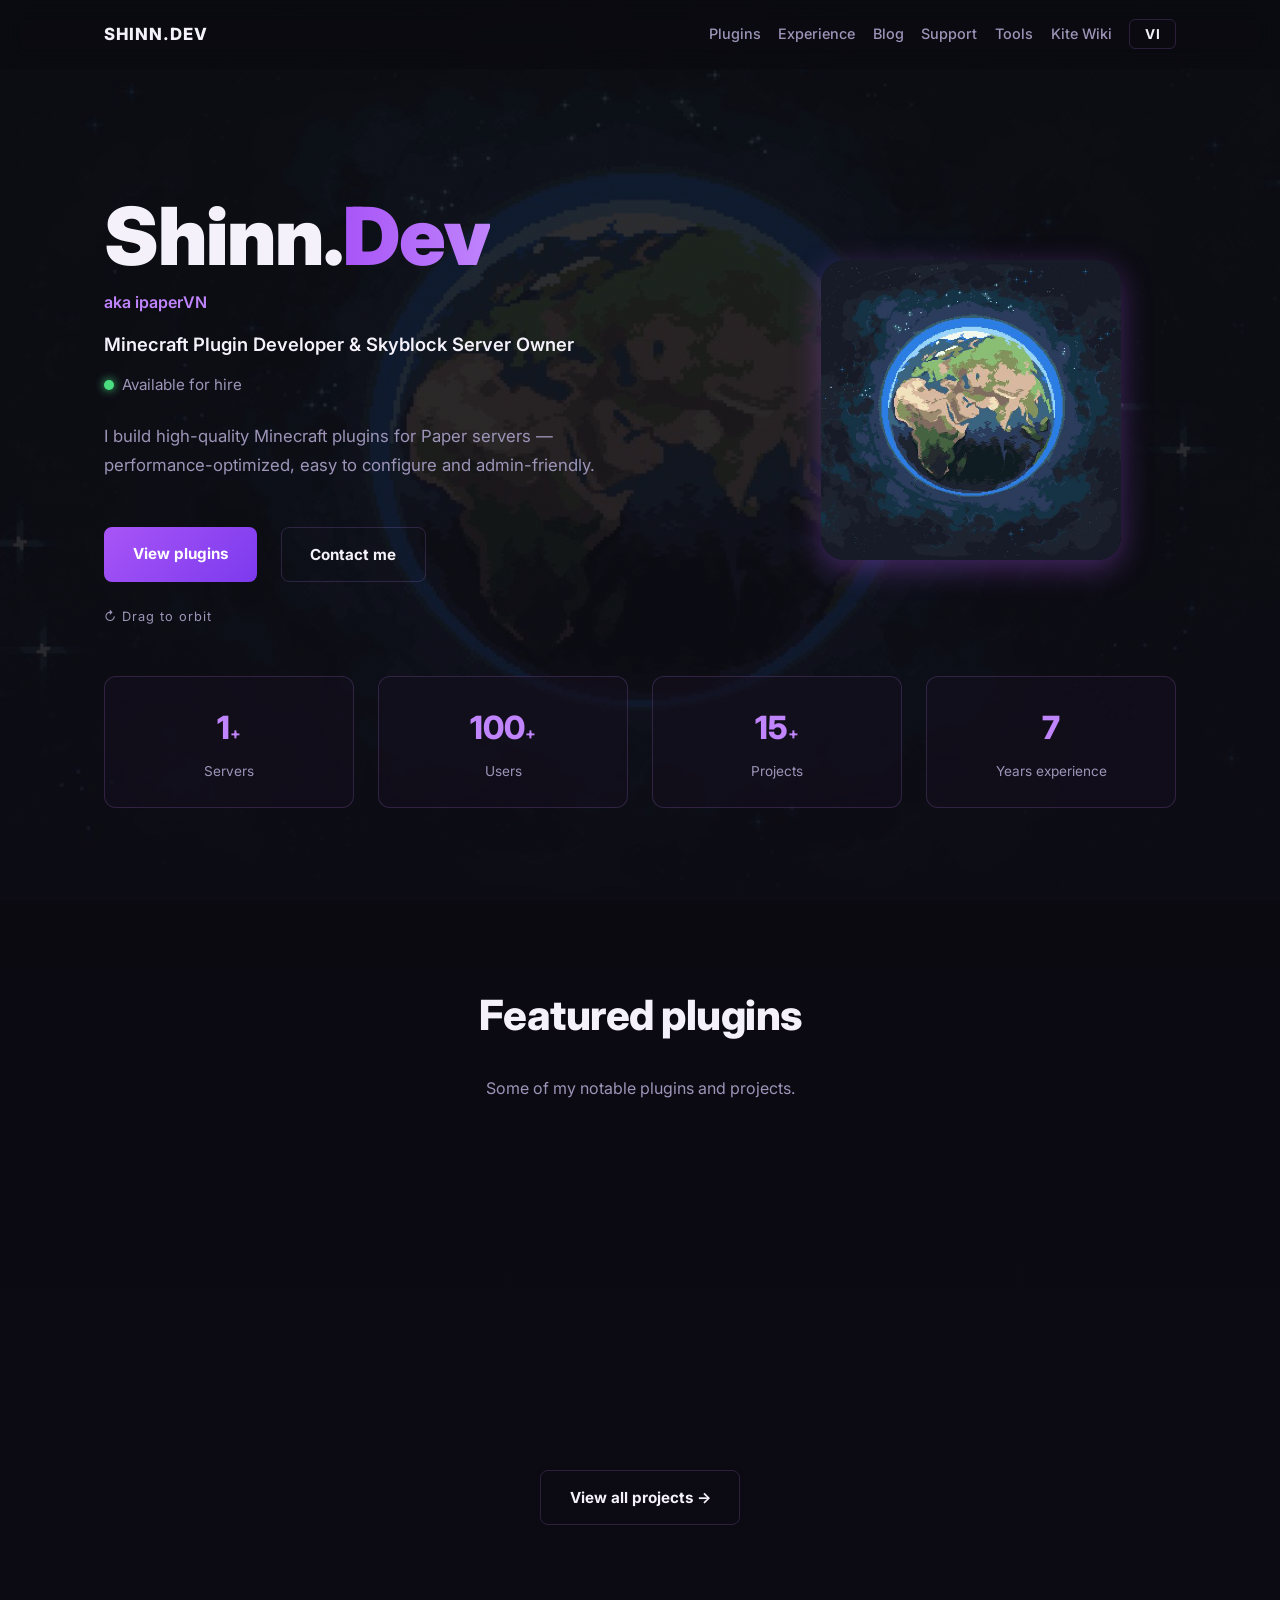
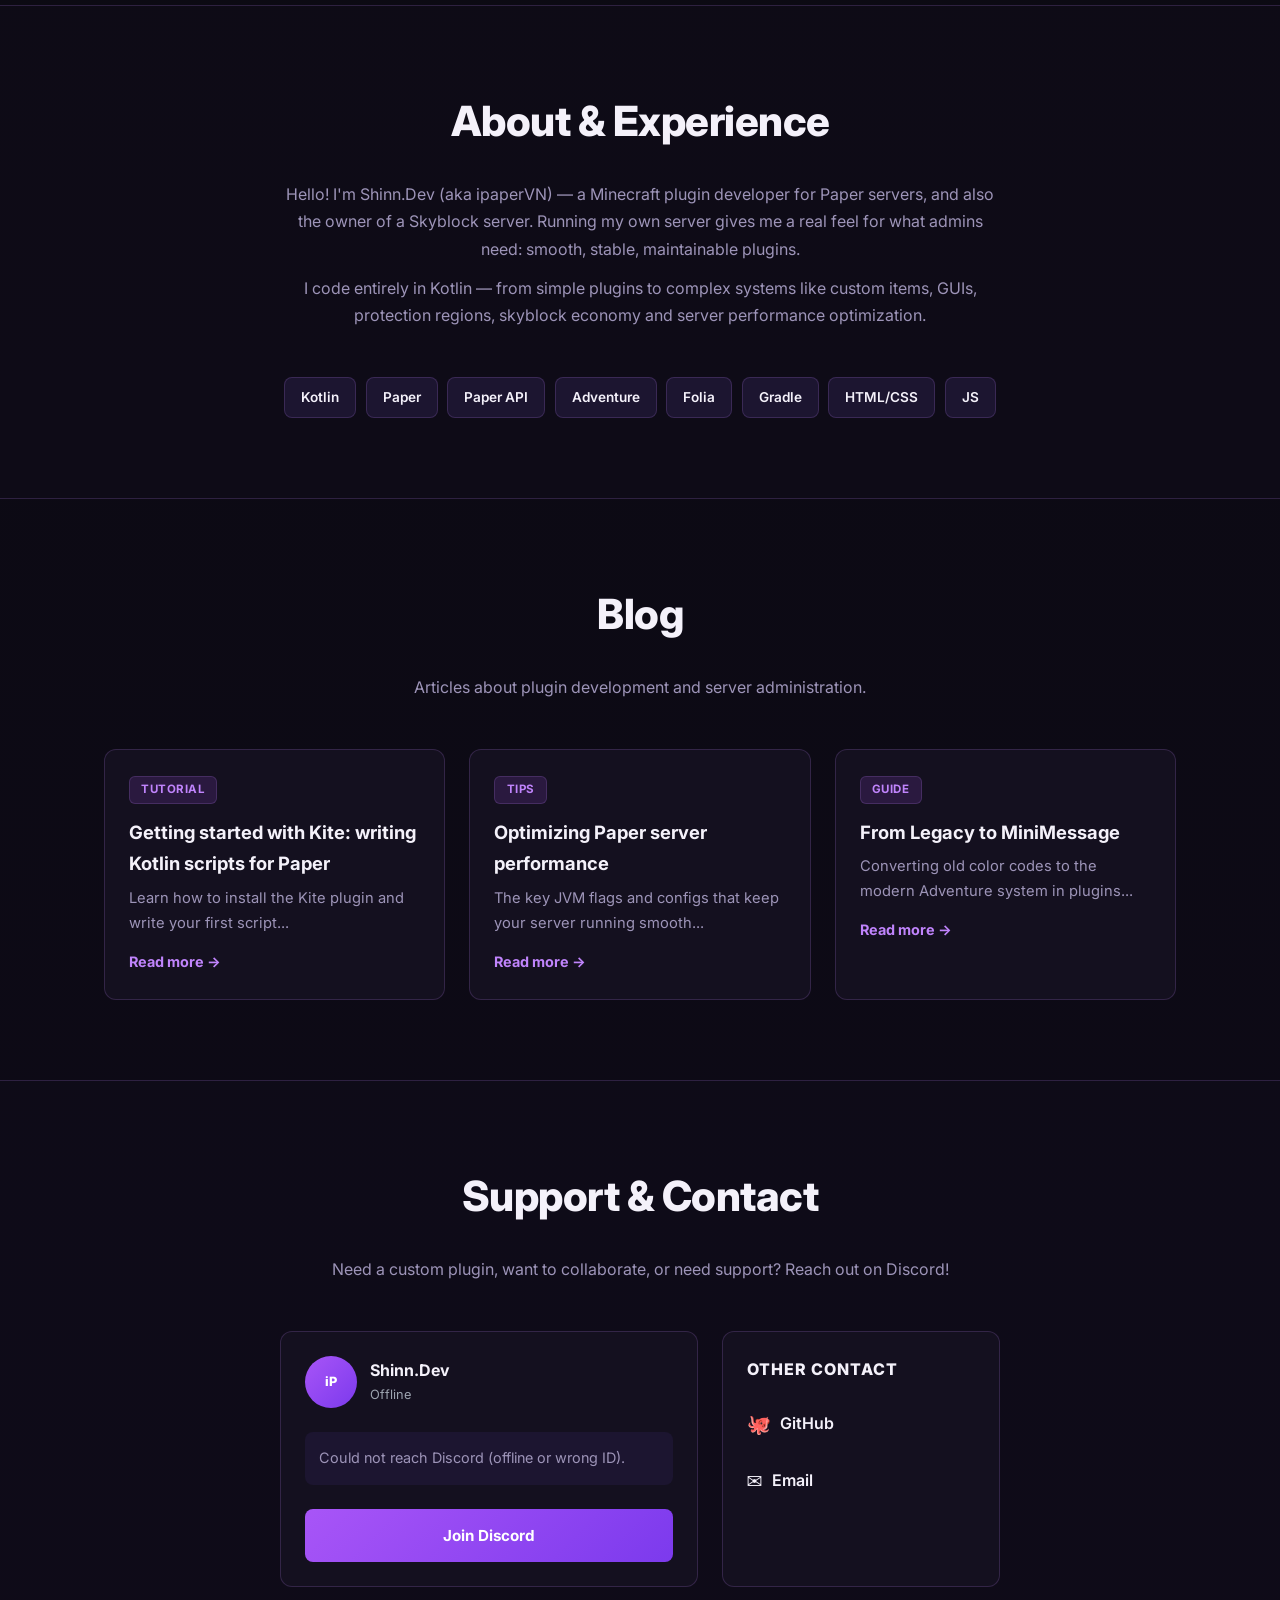
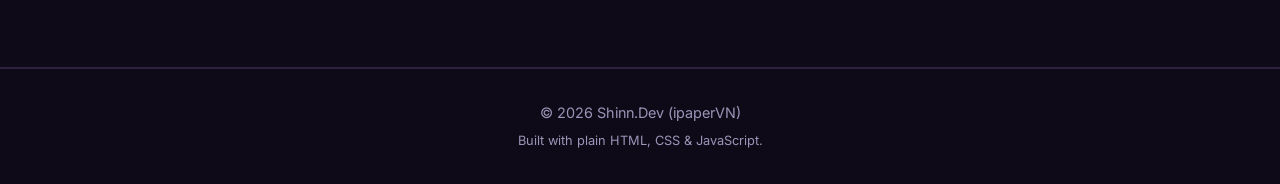
<file: index.html>
<!DOCTYPE html>
<html lang="vi">
<head>
  <meta charset="UTF-8">
  <meta name="viewport" content="width=device-width, initial-scale=1.0">
  <title>Shinn.Dev — Minecraft Plugin Developer</title>
  <meta name="description" content="Portfolio của Shinn.Dev (aka ipaperVN) — nhà phát triển plugin Minecraft cho máy chủ Paper (Kotlin) và chủ sở hữu server Skyblock.">
  <meta property="og:title" content="Shinn.Dev — Minecraft Plugin Developer">
  <meta property="og:description" content="Portfolio của Shinn.Dev (aka ipaperVN) — nhà phát triển plugin Minecraft.">
  <meta property="og:type" content="website">
  <meta property="og:url" content="https://ipapervn.github.io/">
  <link rel="preconnect" href="https://fonts.googleapis.com">
  <link rel="preconnect" href="https://fonts.gstatic.com" crossorigin>
  <link href="https://fonts.googleapis.com/css2?family=Quinquefive&family=Inter:wght@400;500;700;900&display=swap" rel="stylesheet">
  <link rel="stylesheet" href="assets/css/style.css">
</head>
<body>

  <!-- ===== LOADING SCREEN ===== -->
  <div class="loader" id="loader">
    <div class="loader-inner">
      <div class="loader-brand">Shinn.Dev</div>
      <div class="loader-bar"><span id="loaderBar"></span></div>
      <div class="loader-pct" id="loaderPct">0%</div>
    </div>
  </div>

  <!-- ===== NAV ===== -->
  <header class="site-header" id="siteHeader">
    <nav class="navbar container" aria-label="Điều hướng chính">
      <a href="#home" class="nav-brand">Shinn.Dev</a>
      <button class="hamburger" id="hamburger" aria-label="Mở menu" aria-expanded="false">
        <span></span><span></span><span></span>
      </button>
      <ul class="nav-links" id="navLinks">
        <li><a href="#plugins" class="nav-link" data-i18n="nav.plugins">Plugins</a></li>
        <li><a href="#experience" class="nav-link" data-i18n="nav.experience">Kinh nghiệm</a></li>
        <li><a href="#blog" class="nav-link" data-i18n="nav.blog">Blog</a></li>
        <li><a href="#support" class="nav-link" data-i18n="nav.support">Hỗ trợ</a></li>
        <li><a href="tools.html" class="nav-link" data-i18n="nav.tools">Công cụ</a></li>
        <li><a href="kite/kite-wiki.html" class="nav-link" data-i18n="nav.wiki">Wiki Kite</a></li>
        <li><button class="lang-toggle" id="langToggle" aria-label="Đổi ngôn ngữ">EN</button></li>
      </ul>
    </nav>
  </header>

  <main>
    <!-- ===== HERO ===== -->
    <section id="home" class="hero">
      <div class="container hero-inner">
        <div class="hero-text">
          <h1 class="hero-name">Shinn.<span>Dev</span></h1>
          <p class="hero-alias">aka ipaperVN</p>
          <p class="hero-role" data-i18n="hero.role">Minecraft Plugin Developer &amp; Skyblock Server Owner</p>
          <p class="hero-status"><span class="status-dot"></span><span data-i18n="hero.status">Available for hire</span></p>
          <p class="hero-tagline" data-i18n="hero.tagline">
            Tôi xây dựng plugin Minecraft chất lượng cao cho máy chủ Paper — tối ưu hiệu năng, dễ tùy chỉnh và thân thiện với quản trị viên.
          </p>
          <div class="hero-cta">
            <a href="#plugins" class="btn btn-primary" data-i18n="hero.cta-plugins">Xem plugins</a>
            <a href="#support" class="btn btn-ghost" data-i18n="hero.cta-contact">Liên hệ tôi</a>
          </div>
          <p class="hero-orbit-hint">↻ <span data-i18n="hero.orbit">Kéo để xoay</span></p>
        </div>
        <div class="hero-art" id="heroArt">
          <div class="orbit" id="orbit">
            <img src="assets/img/background.jpg" alt="Artwork" id="orbitImg">
          </div>
        </div>
      </div>

      <!-- Stats -->
      <div class="hero-stats container">
        <div class="stat">
          <span class="stat-num" data-count="1">0</span><span class="stat-plus">+</span>
          <span class="stat-label" data-i18n="stat.servers">Máy chủ</span>
        </div>
        <div class="stat">
          <span class="stat-num" data-count="100">0</span><span class="stat-plus">+</span>
          <span class="stat-label" data-i18n="stat.users">Người dùng</span>
        </div>
        <div class="stat">
          <span class="stat-num" data-count="15">0</span><span class="stat-plus">+</span>
          <span class="stat-label" data-i18n="stat.projects">Dự án</span>
        </div>
        <div class="stat">
          <span class="stat-num" data-count="7">0</span>
          <span class="stat-label" data-i18n="stat.years">Năm kinh nghiệm</span>
        </div>
      </div>
    </section>

    <!-- ===== PLUGINS ===== -->
    <section id="plugins" class="section">
      <div class="container reveal">
        <h2 class="section-title" data-i18n="plugins.title">Plugins nổi bật</h2>
        <p class="section-intro" data-i18n="plugins.intro">Một số plugin và dự án tiêu biểu của tôi.</p>
        <div class="plugins-grid" id="pluginsGrid"></div>
        <div class="plugins-more">
          <a href="projects.html" class="btn btn-ghost" data-i18n="plugins.view-all">Xem tất cả dự án →</a>
        </div>
      </div>
    </section>

    <!-- ===== EXPERIENCE / ABOUT ===== -->
    <section id="experience" class="section section-alt">
      <div class="container reveal">
        <h2 class="section-title" data-i18n="exp.title">Về tôi &amp; Kinh nghiệm</h2>
        <div class="exp-body">
          <p data-i18n="exp.p1">
            Xin chào! Tôi là <strong>Shinn.Dev</strong> (aka <strong>ipaperVN</strong>) — nhà phát triển plugin
            Minecraft cho máy chủ Paper, vừa là <strong>chủ sở hữu một máy chủ Skyblock</strong>. Vì tự vận hành
            server, tôi hiểu rõ nhu cầu thực tế của quản trị viên: plugin phải mượt, ổn định và dễ bảo trì.
          </p>
          <p data-i18n="exp.p2">
            Tôi viết code hoàn toàn bằng Kotlin, từ các plugin đơn giản đến các hệ thống phức tạp như custom items,
            GUI, vùng bảo vệ, kinh tế skyblock và tối ưu hiệu năng máy chủ.
          </p>
        </div>
        <div class="tech-icons">
          <span class="tech">Kotlin</span>
          <span class="tech">Paper</span>
          <span class="tech">Paper API</span>
          <span class="tech">Adventure</span>
          <span class="tech">Folia</span>
          <span class="tech">Gradle</span>
          <span class="tech">HTML/CSS</span>
          <span class="tech">JS</span>
        </div>
      </div>
    </section>

    <!-- ===== BLOG ===== -->
    <section id="blog" class="section">
      <div class="container reveal">
        <h2 class="section-title" data-i18n="blog.title">Blog</h2>
        <p class="section-intro" data-i18n="blog.intro">Bài viết về phát triển plugin và quản trị máy chủ.</p>
        <div class="blog-grid">
          <article class="blog-card">
            <div class="blog-tag" data-i18n="blog.cat-tutorial">Hướng dẫn</div>
            <h3 class="blog-title" data-i18n="blog.post1-title">Bắt đầu với Kite: viết script Kotlin cho Paper</h3>
            <p class="blog-excerpt" data-i18n="blog.post1-excerpt">Tìm hiểu cách cài đặt plugin Kite và viết script đầu tiên của bạn...</p>
            <a href="kite/kite-wiki.html" class="card-link" data-i18n="blog.read">Đọc tiếp →</a>
          </article>
          <article class="blog-card">
            <div class="blog-tag" data-i18n="blog.cat-tips">Mẹo</div>
            <h3 class="blog-title" data-i18n="blog.post2-title">Tối ưu hiệu năng máy chủ Paper</h3>
            <p class="blog-excerpt" data-i18n="blog.post2-excerpt">Những tham số JVM và cấu hình quan trọng giúp server của bạn mượt hơn...</p>
            <a href="tools.html" class="card-link" data-i18n="blog.read">Đọc tiếp →</a>
          </article>
          <article class="blog-card">
            <div class="blog-tag" data-i18n="blog.cat-guide">Kinh nghiệm</div>
            <h3 class="blog-title" data-i18n="blog.post3-title">Từ Legacy sang MiniMessage</h3>
            <p class="blog-excerpt" data-i18n="blog.post3-excerpt">Chuyển đổi mã màu cũ sang hệ thống Adventure hiện đại trong plugin...</p>
            <a href="tools.html" class="card-link" data-i18n="blog.read">Đọc tiếp →</a>
          </article>
        </div>
      </div>
    </section>

    <!-- ===== SUPPORT / CONTACT ===== -->
    <section id="support" class="section section-alt">
      <div class="container reveal">
        <h2 class="section-title" data-i18n="support.title">Hỗ trợ &amp; Liên hệ</h2>
        <p class="section-intro" data-i18n="support.intro">
          Bạn cần một plugin theo yêu cầu, muốn hợp tác, hay cần hỗ trợ? Kết nối với tôi qua Discord nhé!
        </p>

        <div class="support-layout">
          <!-- Discord presence card -->
          <div class="discord-card" id="discordCard">
            <div class="discord-head">
              <div class="discord-avatar" id="discordAvatar">iP</div>
              <div class="discord-id">
                <span class="discord-name">Shinn.Dev</span>
                <span class="discord-badge" id="discordStatus">Đang tải trạng thái…</span>
              </div>
            </div>
            <div class="discord-activity" id="discordActivity">
              Đang kết nối Discord…
            </div>
            <a href="#" class="btn btn-primary discord-join" data-i18n="support.join">Tham gia Discord</a>
          </div>

          <!-- Contact links -->
          <div class="contact-box">
            <h3 class="contact-heading" data-i18n="support.other">Liên hệ khác</h3>
            <a href="https://github.com/ipapervn" target="_blank" rel="noopener" class="contact-link">
              <span class="contact-icon">🐙</span> <span class="contact-label">GitHub</span>
            </a>
            <a href="mailto:ipapervn@example.com" class="contact-link">
              <span class="contact-icon">✉️</span> <span class="contact-label" data-i18n="contact.email">Email</span>
            </a>
          </div>
        </div>
      </div>
    </section>
  </main>

  <footer class="site-footer">
    <div class="container">
      <p>© <span id="year">2026</span> Shinn.Dev (ipaperVN)</p>
      <p class="footer-note" data-i18n="footer.note">Được xây dựng bằng HTML, CSS &amp; JavaScript thuần.</p>
    </div>
  </footer>

  <button id="backToTop" class="back-to-top" aria-label="Về đầu trang">↑</button>

  <script src="assets/js/projects.js" defer></script>
  <script src="assets/js/main.js" defer></script>
</body>
</html>
</file>
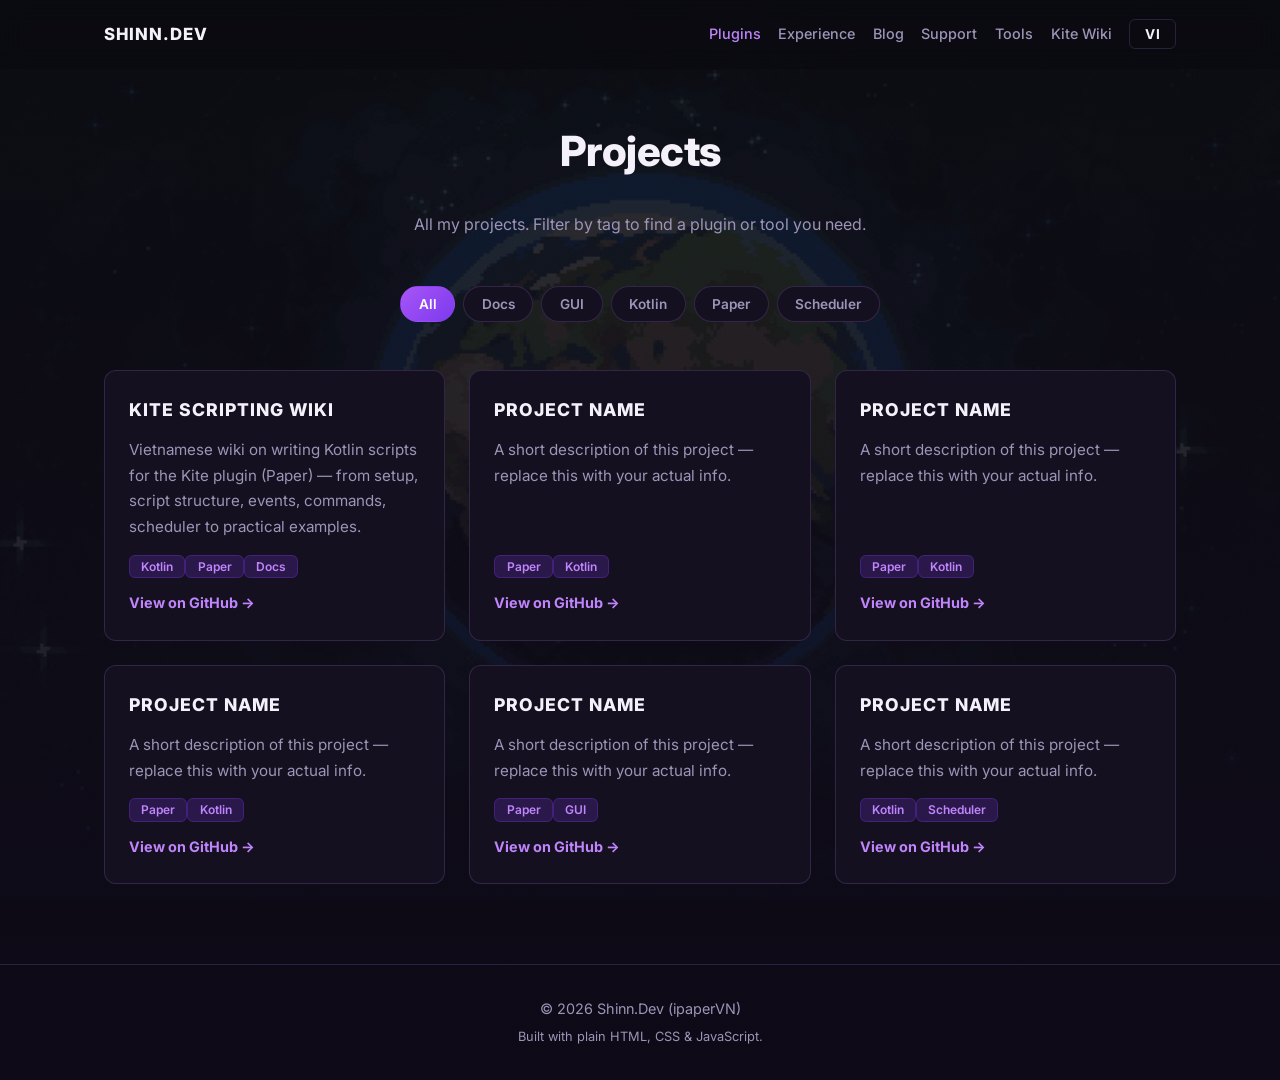
<file: projects.html>
<!DOCTYPE html>
<html lang="vi">
<head>
  <meta charset="UTF-8">
  <meta name="viewport" content="width=device-width, initial-scale=1.0">
  <title>Dự án — ipaperVN</title>
  <meta name="description" content="Kho dự án đầy đủ của ipaperVN — plugin Minecraft và các công cụ.">
  <link rel="preconnect" href="https://fonts.googleapis.com">
  <link rel="preconnect" href="https://fonts.gstatic.com" crossorigin>
  <link href="https://fonts.googleapis.com/css2?family=Quinquefive&family=Inter:wght@400;500;700&display=swap" rel="stylesheet">
  <link rel="stylesheet" href="assets/css/style.css">
</head>
<body>
  <header class="site-header">
    <nav class="navbar container" aria-label="Điều hướng chính">
      <a href="index.html" class="nav-brand">Shinn.Dev</a>
      <button class="hamburger" id="hamburger" aria-label="Mở menu" aria-expanded="false">
        <span></span><span></span><span></span>
      </button>
      <ul class="nav-links" id="navLinks">
        <li><a href="index.html#plugins" class="nav-link active" data-i18n="nav.plugins">Plugins</a></li>
        <li><a href="index.html#experience" class="nav-link" data-i18n="nav.experience">Kinh nghiệm</a></li>
        <li><a href="index.html#blog" class="nav-link" data-i18n="nav.blog">Blog</a></li>
        <li><a href="index.html#support" class="nav-link" data-i18n="nav.support">Hỗ trợ</a></li>
        <li><a href="tools.html" class="nav-link" data-i18n="nav.tools">Công cụ</a></li>
        <li><a href="kite/kite-wiki.html" class="nav-link" data-i18n="nav.wiki">Wiki Kite</a></li>
        <li><button class="lang-toggle" id="langToggle" aria-label="Đổi ngôn ngữ">EN</button></li>
      </ul>
    </nav>
  </header>

  <main>
    <section id="projects" class="section page-title">
      <div class="container reveal">
        <h1 class="section-title gradient-text" data-i18n="projects.title">Dự án</h1>
        <p class="section-intro" data-i18n="projects.intro">
          Toàn bộ dự án của tôi. Lọc theo tag để tìm nhanh plugin hoặc công cụ bạn cần.
        </p>

        <div class="filter-bar" id="tagFilters" role="group" aria-label="Lọc dự án"></div>

        <div class="projects-grid" id="projectsGrid"></div>
      </div>
    </section>
  </main>

  <footer class="site-footer">
    <div class="container">
      <p>© <span id="year">2026</span> Shinn.Dev (ipaperVN)</p>
      <p class="footer-note" data-i18n="footer.note">Được xây dựng bằng HTML, CSS &amp; JavaScript thuần.</p>
    </div>
  </footer>

  <button id="backToTop" class="back-to-top" aria-label="Về đầu trang">↑</button>

  <script src="assets/js/projects.js" defer></script>
  <script src="assets/js/main.js" defer></script>
</body>
</html>
</file>
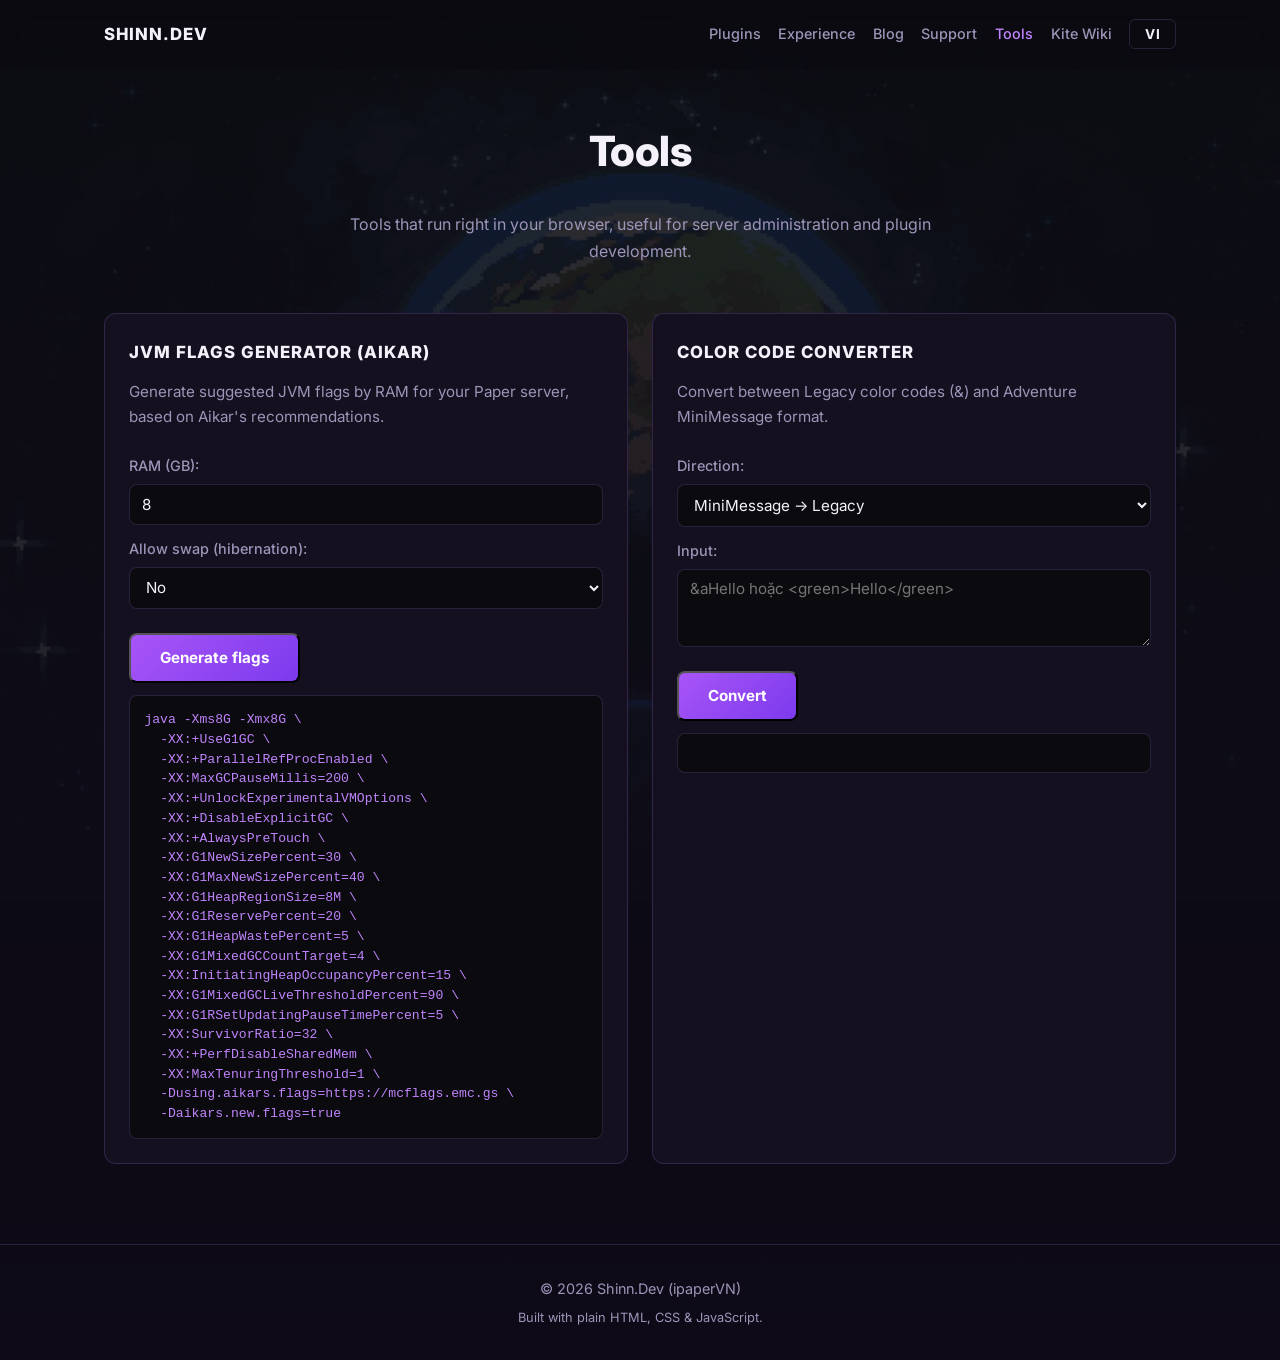
<file: tools.html>
<!DOCTYPE html>
<html lang="vi">
<head>
  <meta charset="UTF-8">
  <meta name="viewport" content="width=device-width, initial-scale=1.0">
  <title>Công cụ — ipaperVN</title>
  <meta name="description" content="Bộ công cụ hữu ích cho quản trị máy chủ Minecraft và phát triển plugin của ipaperVN.">
  <link rel="preconnect" href="https://fonts.googleapis.com">
  <link rel="preconnect" href="https://fonts.gstatic.com" crossorigin>
  <link href="https://fonts.googleapis.com/css2?family=Quinquefive&family=Inter:wght@400;500;700&display=swap" rel="stylesheet">
  <link rel="stylesheet" href="assets/css/style.css">
</head>
<body>
  <header class="site-header">
    <nav class="navbar container" aria-label="Điều hướng chính">
      <a href="index.html" class="nav-brand">Shinn.Dev</a>
      <button class="hamburger" id="hamburger" aria-label="Mở menu" aria-expanded="false">
        <span></span><span></span><span></span>
      </button>
      <ul class="nav-links" id="navLinks">
        <li><a href="index.html#plugins" class="nav-link" data-i18n="nav.plugins">Plugins</a></li>
        <li><a href="index.html#experience" class="nav-link" data-i18n="nav.experience">Kinh nghiệm</a></li>
        <li><a href="index.html#blog" class="nav-link" data-i18n="nav.blog">Blog</a></li>
        <li><a href="index.html#support" class="nav-link" data-i18n="nav.support">Hỗ trợ</a></li>
        <li><a href="tools.html" class="nav-link active" data-i18n="nav.tools">Công cụ</a></li>
        <li><a href="kite/kite-wiki.html" class="nav-link" data-i18n="nav.wiki">Wiki Kite</a></li>
        <li><button class="lang-toggle" id="langToggle" aria-label="Đổi ngôn ngữ">EN</button></li>
      </ul>
    </nav>
  </header>

  <main>
    <section class="section page-title">
      <div class="container reveal">
        <h1 class="section-title gradient-text" data-i18n="tools.title">Công cụ</h1>
        <p class="section-intro" data-i18n="tools.intro">
          Các công cụ chạy ngay trong trình duyệt, hữu ích cho quản trị máy chủ và phát triển plugin.
        </p>

        <div class="tools-grid">

          <!-- Tool 1: Generator JVM / Aikar flags -->
          <article class="tool-card">
            <h3 class="tool-name" data-i18n="tools.aikar.name">Generator JVM flags (Aikar)</h3>
            <p class="tool-desc" data-i18n="tools.aikar.desc">
              Tạo gợi ý tham số JVM theo RAM cho máy chủ Paper, dựa trên khuyến nghị Aikar. Kết quả chỉ mang tính tham khảo.
            </p>
            <label class="tool-field">
              <span data-i18n="tools.aikar.ram">RAM (GB):</span>
              <input type="number" id="ramInput" min="1" max="64" value="8">
            </label>
            <label class="tool-field">
              <span data-i18n="tools.aikar.swap">Cho phép swap (hibernation):</span>
              <select id="swapSelect">
                <option value="no" data-i18n="tools.aikar.no-swap">Không</option>
                <option value="yes" data-i18n="tools.aikar.yes-swap">Có</option>
              </select>
            </label>
            <button class="btn btn-primary" id="aikarBtn" data-i18n="tools.generate">Tạo flags</button>
            <pre class="tool-output" id="aikarOutput" aria-live="polite">java -Xms8G -Xmx8G ...</pre>
          </article>

          <!-- Tool 2: Chuyển đổi màu code -->
          <article class="tool-card">
            <h3 class="tool-name" data-i18n="tools.color.name">Chuyển đổi mã màu</h3>
            <p class="tool-desc" data-i18n="tools.color.desc">
              Chuyển đổi giữa mã màu Legacy (&amp;) và định dạng MiniMessage của Adventure.
            </p>
            <label class="tool-field">
              <span data-i18n="tools.color.mode">Hướng:</span>
              <select id="colorMode">
                <option value="legacy" data-i18n="tools.color.to-legacy">MiniMessage → Legacy</option>
                <option value="mini" data-i18n="tools.color.to-mini">Legacy → MiniMessage</option>
              </select>
            </label>
            <label class="tool-field">
              <span data-i18n="tools.color.input">Nhập:</span>
              <textarea id="colorInput" rows="3" placeholder="&amp;aHello hoặc <green>Hello</green>"></textarea>
            </label>
            <button class="btn btn-primary" id="colorBtn" data-i18n="tools.color.convert">Chuyển đổi</button>
            <pre class="tool-output" id="colorOutput" aria-live="polite"></pre>
          </article>

        </div>
      </div>
    </section>
  </main>

  <footer class="site-footer">
    <div class="container">
      <p>© <span id="year">2026</span> Shinn.Dev (ipaperVN)</p>
      <p class="footer-note" data-i18n="footer.note">Được xây dựng bằng HTML, CSS &amp; JavaScript thuần.</p>
    </div>
  </footer>

  <button id="backToTop" class="back-to-top" aria-label="Về đầu trang">↑</button>

  <script src="assets/js/tools.js" defer></script>
  <script src="assets/js/main.js" defer></script>
</body>
</html>
</file>
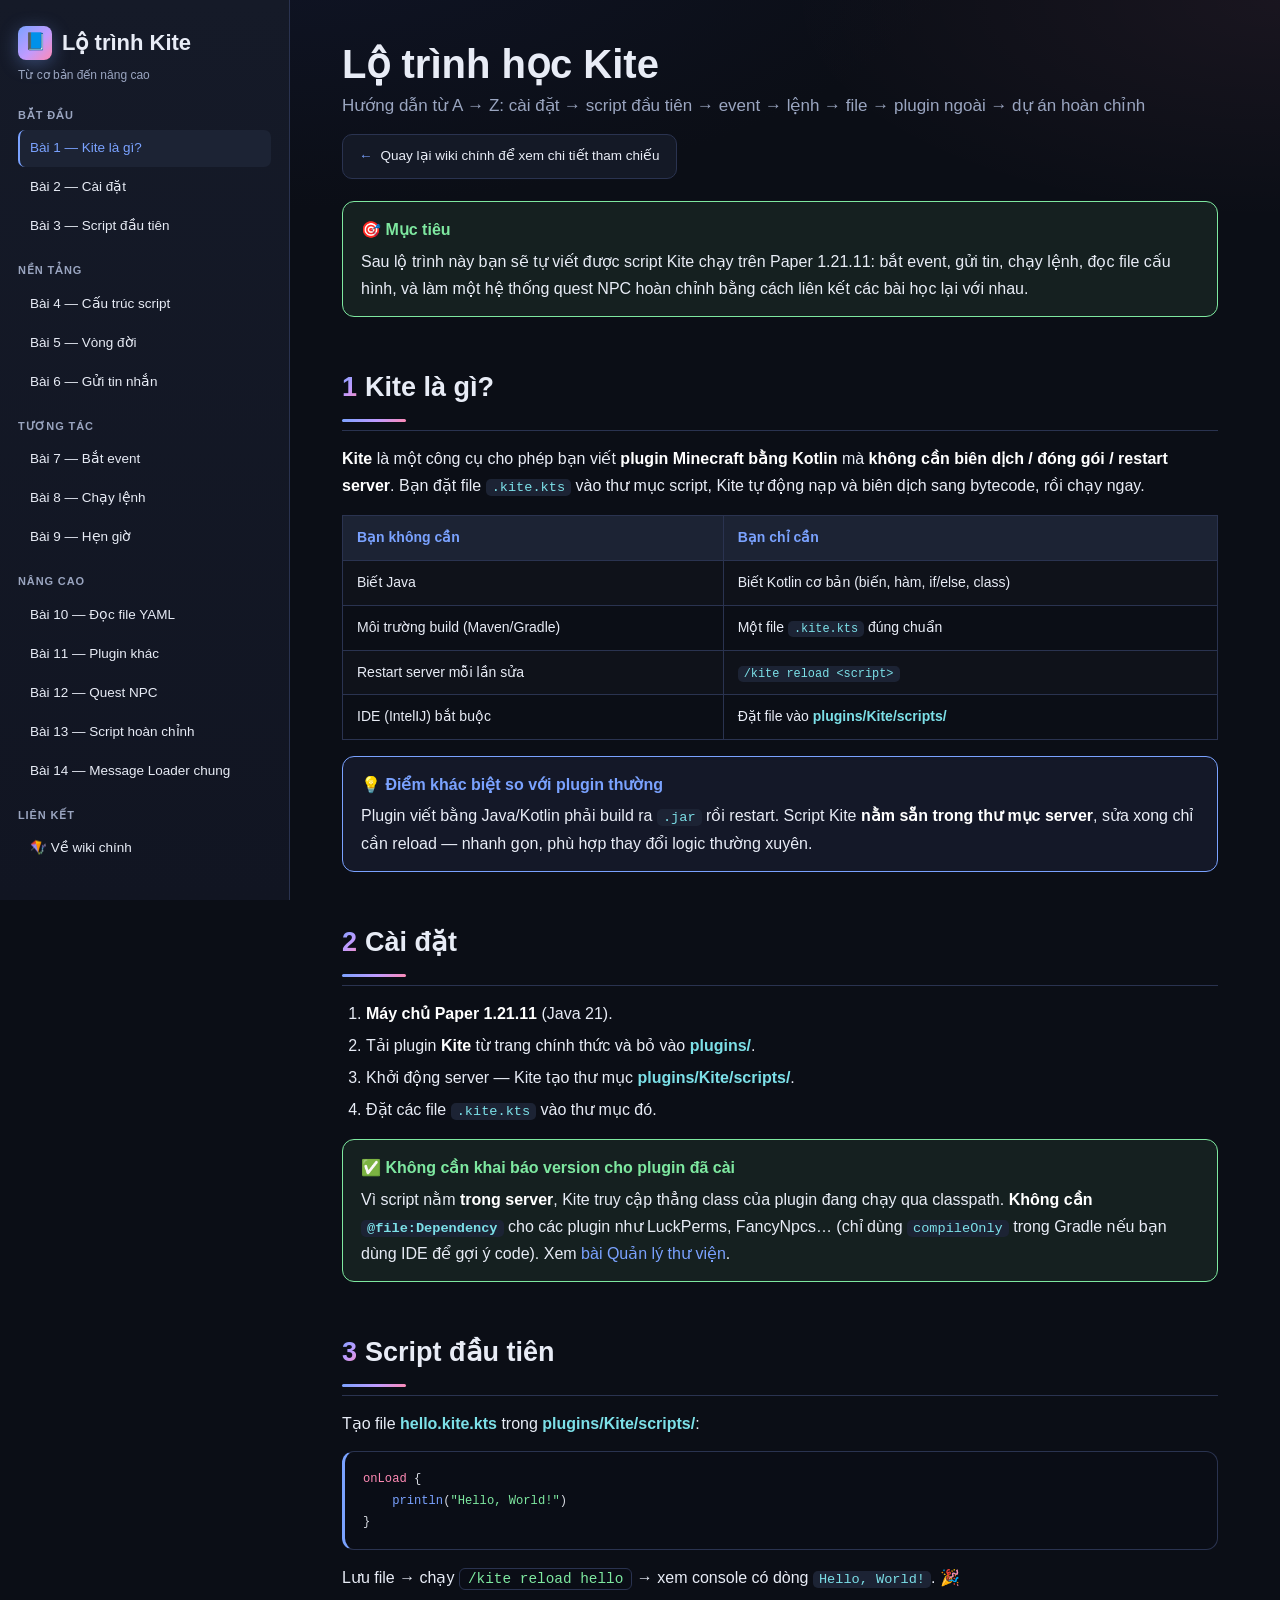
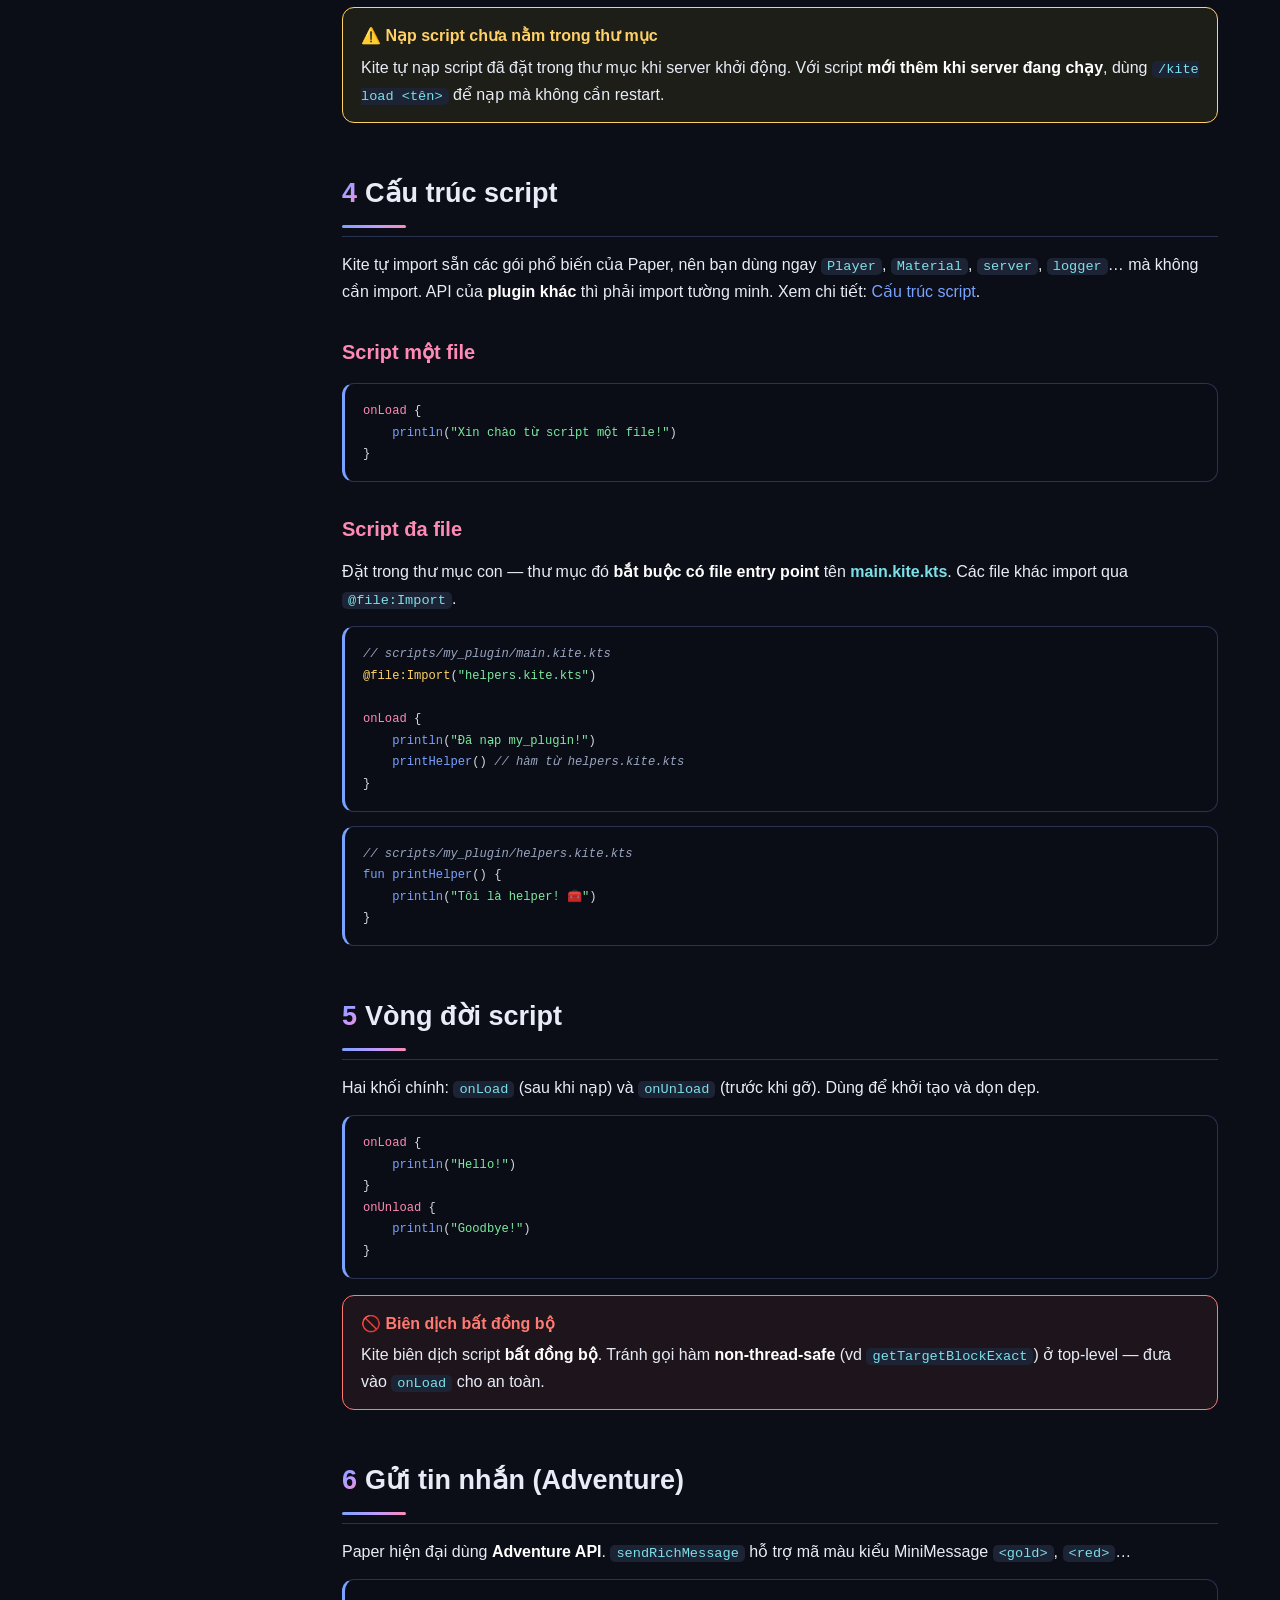
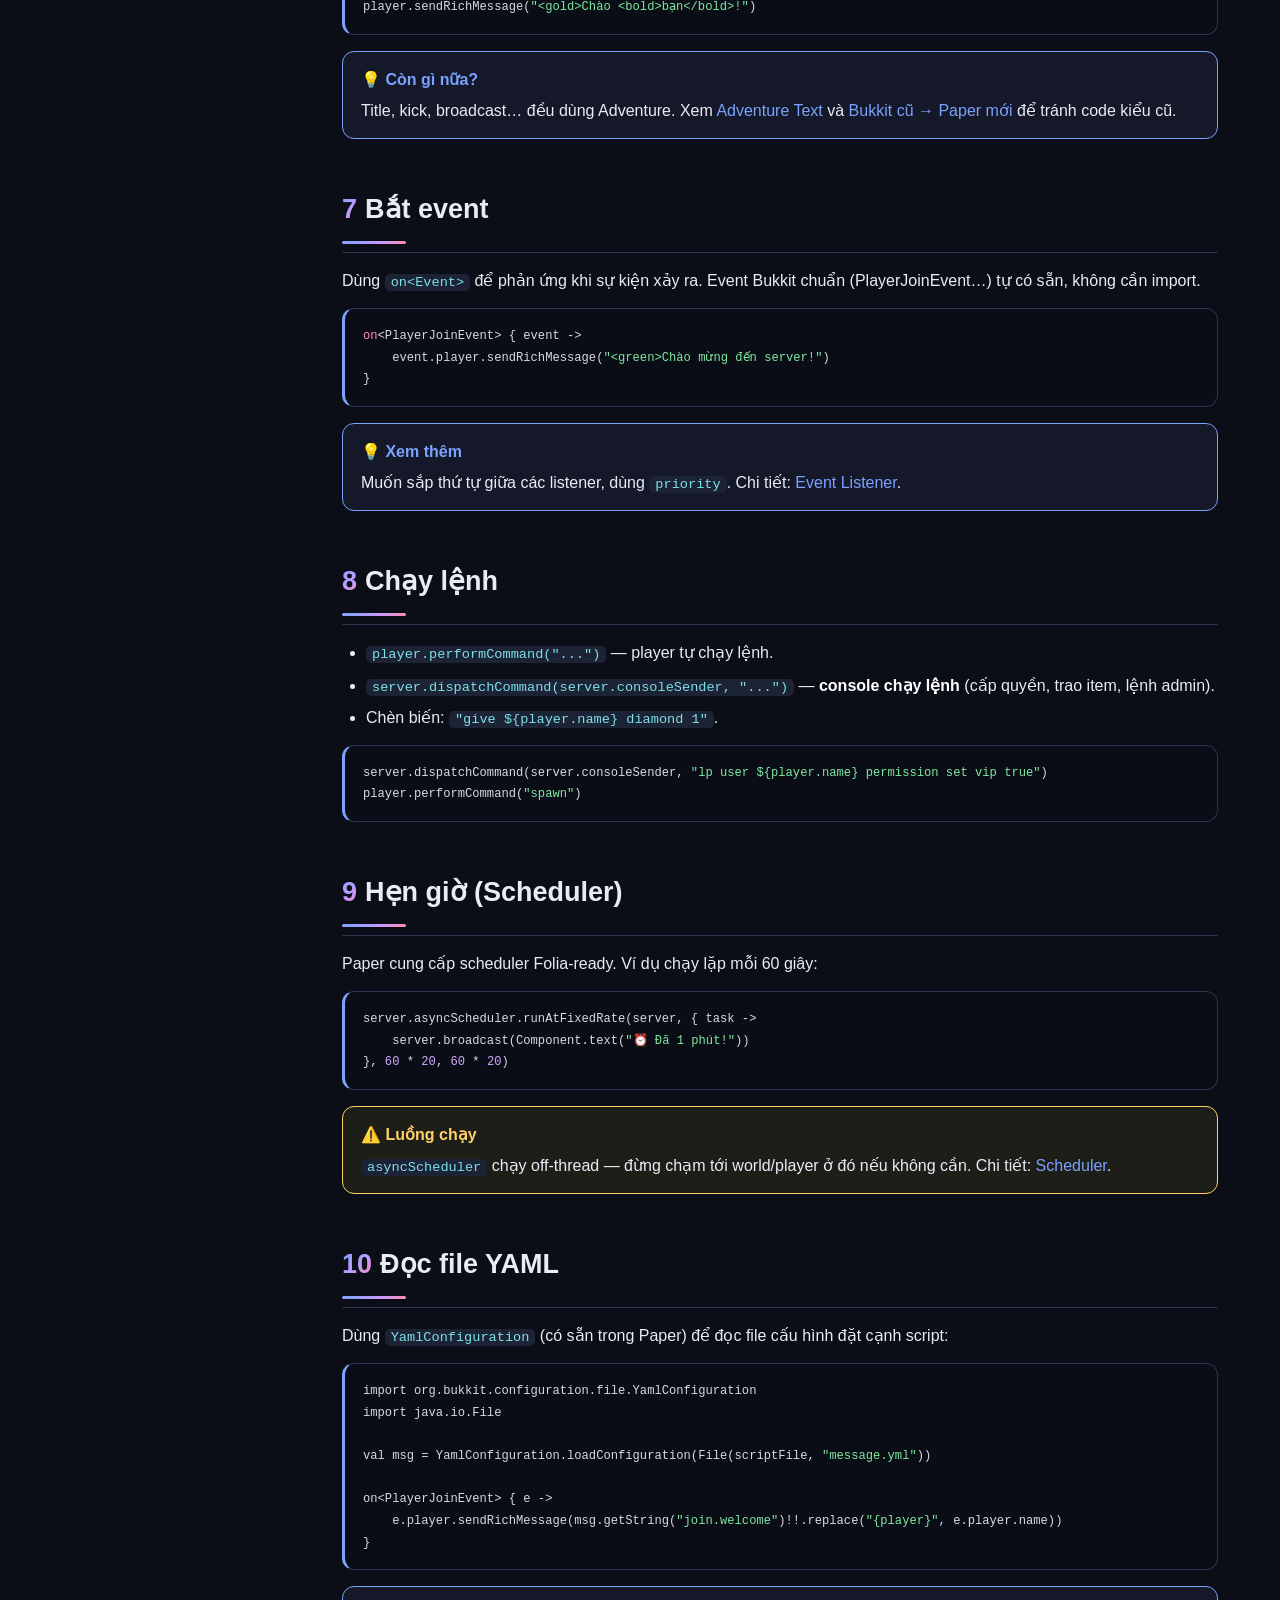
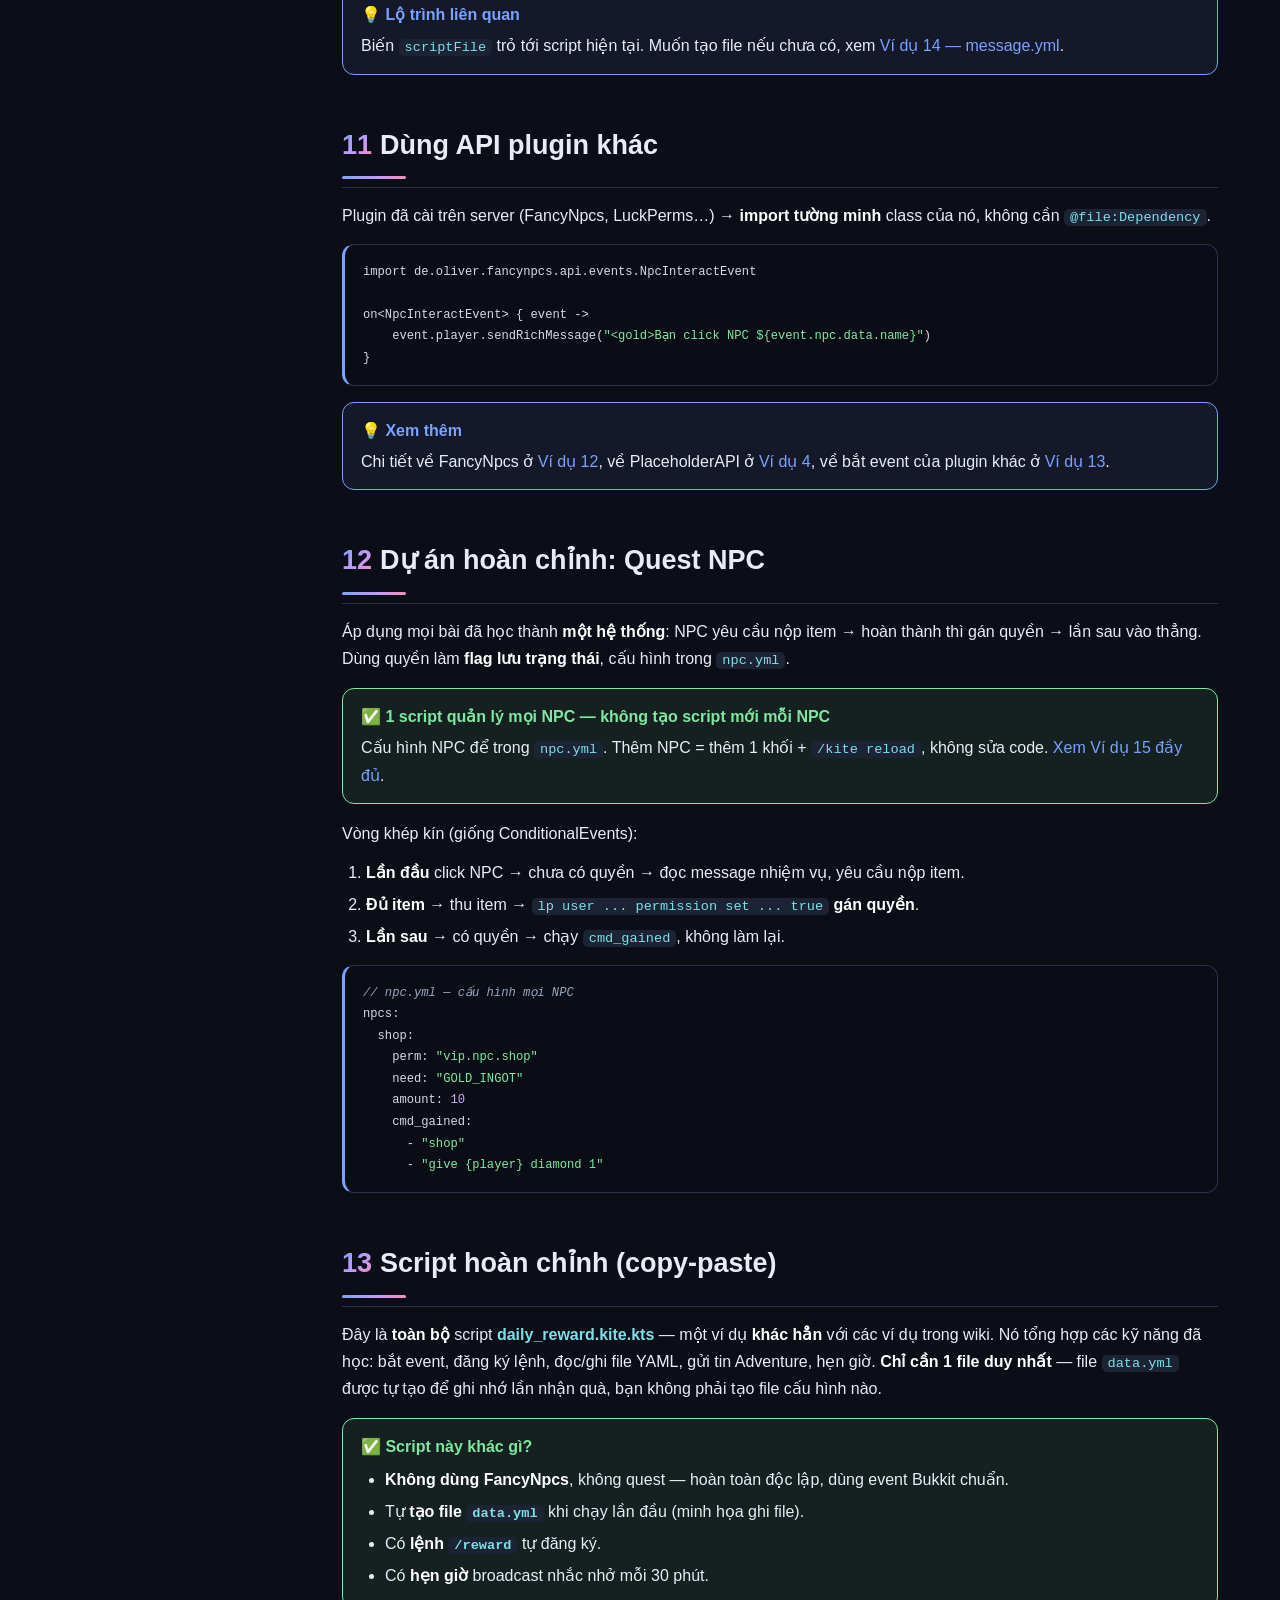
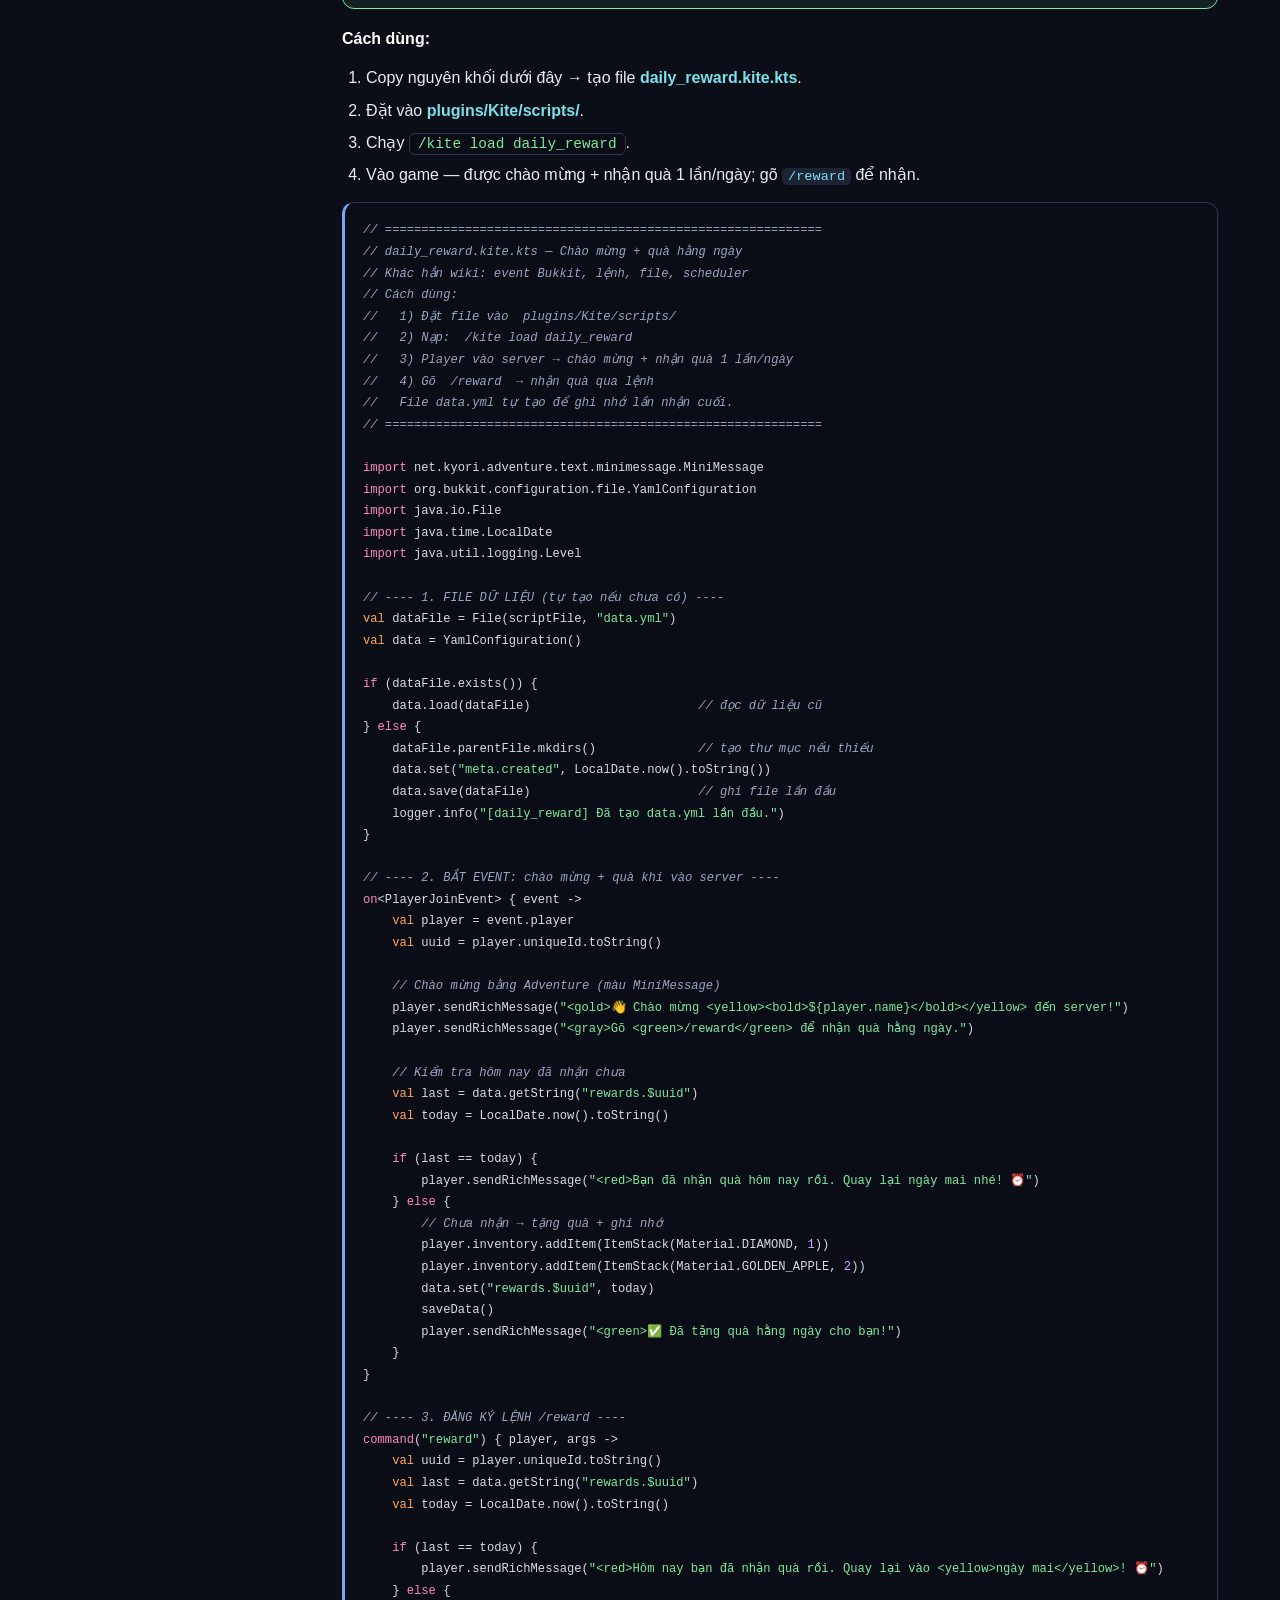
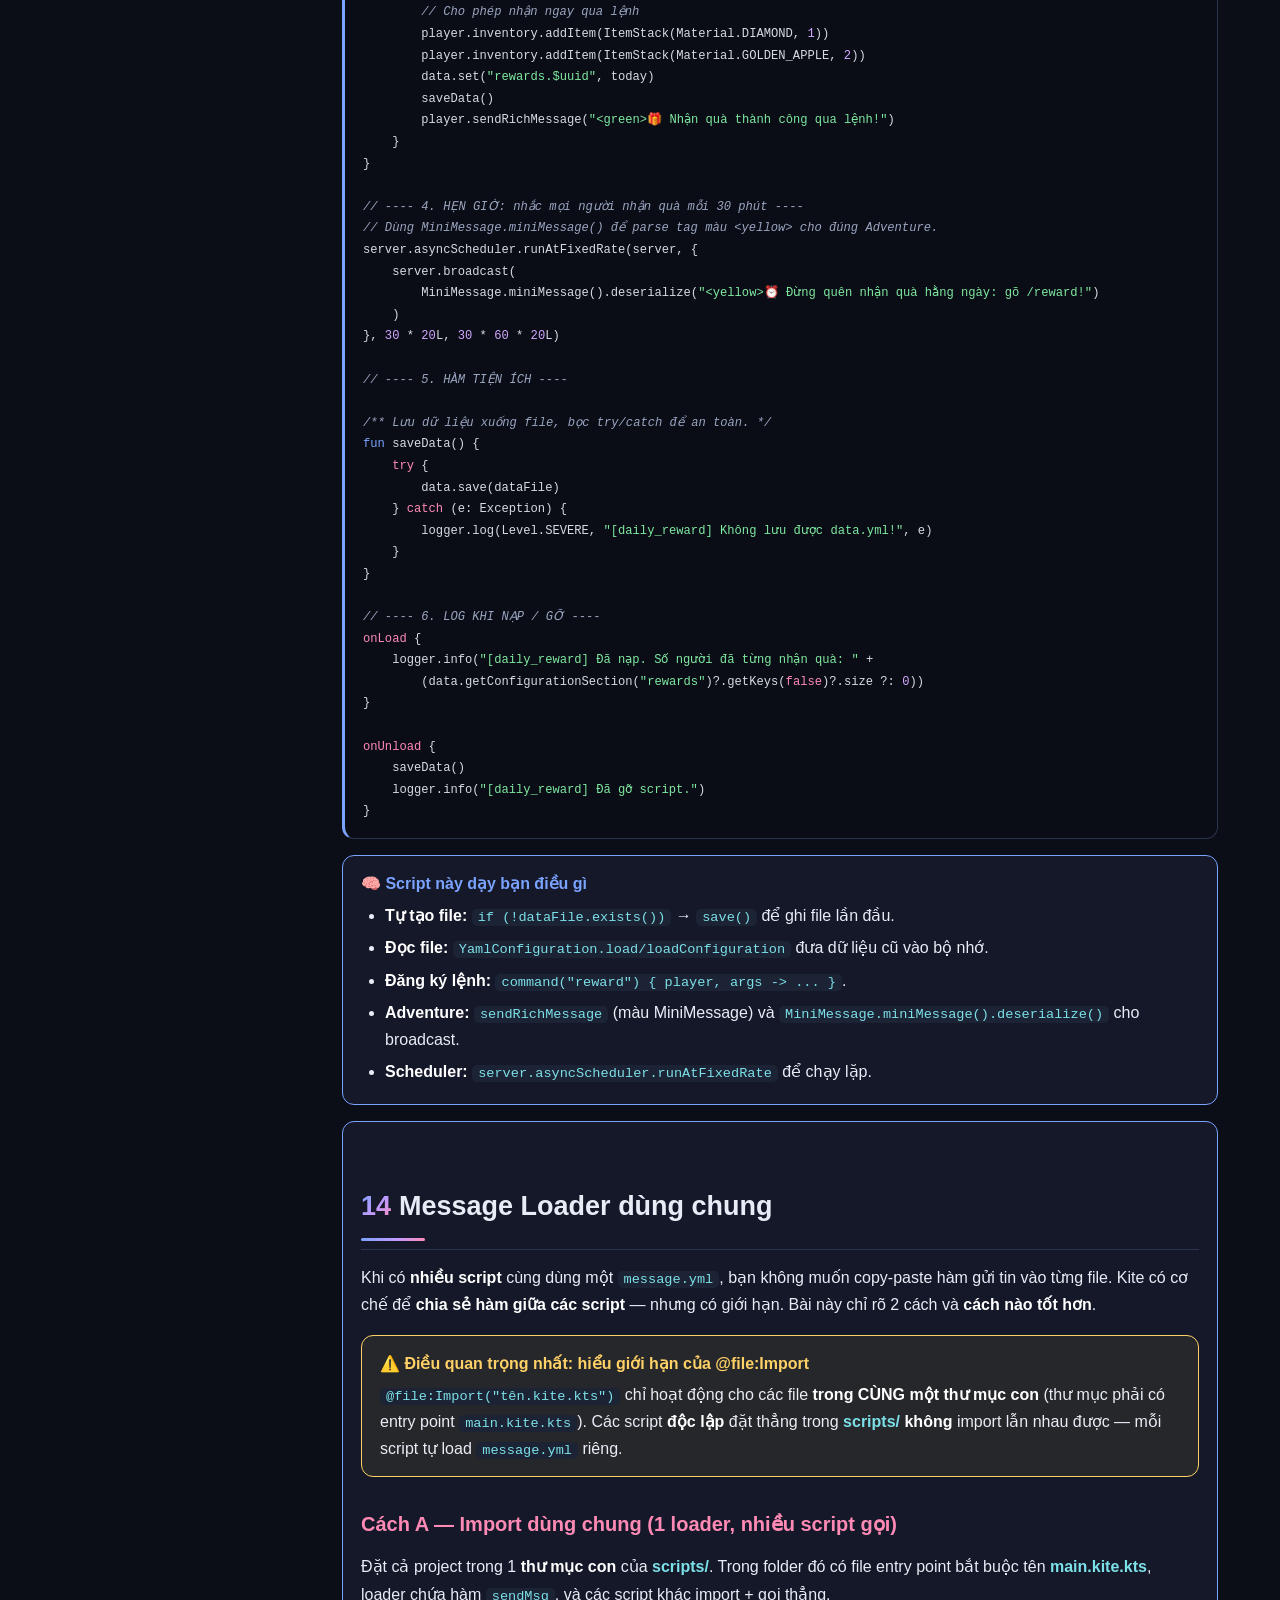
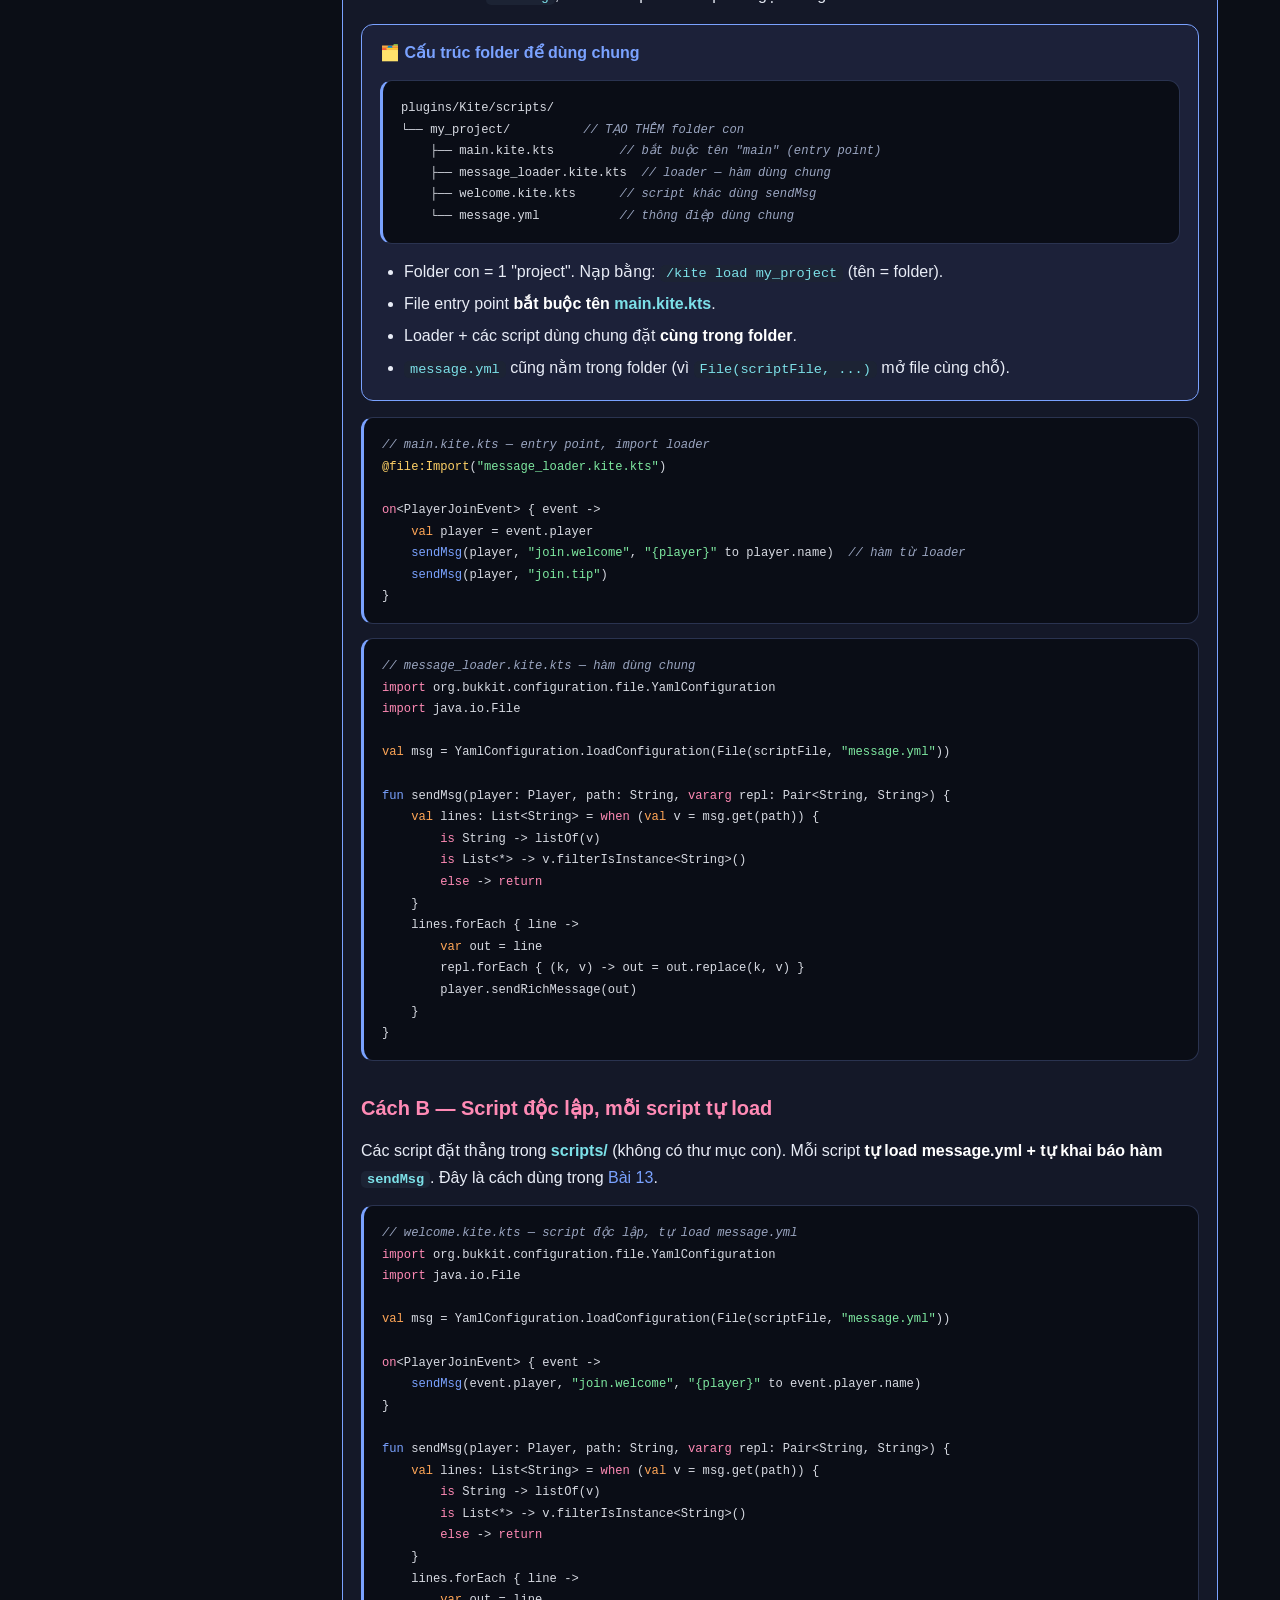
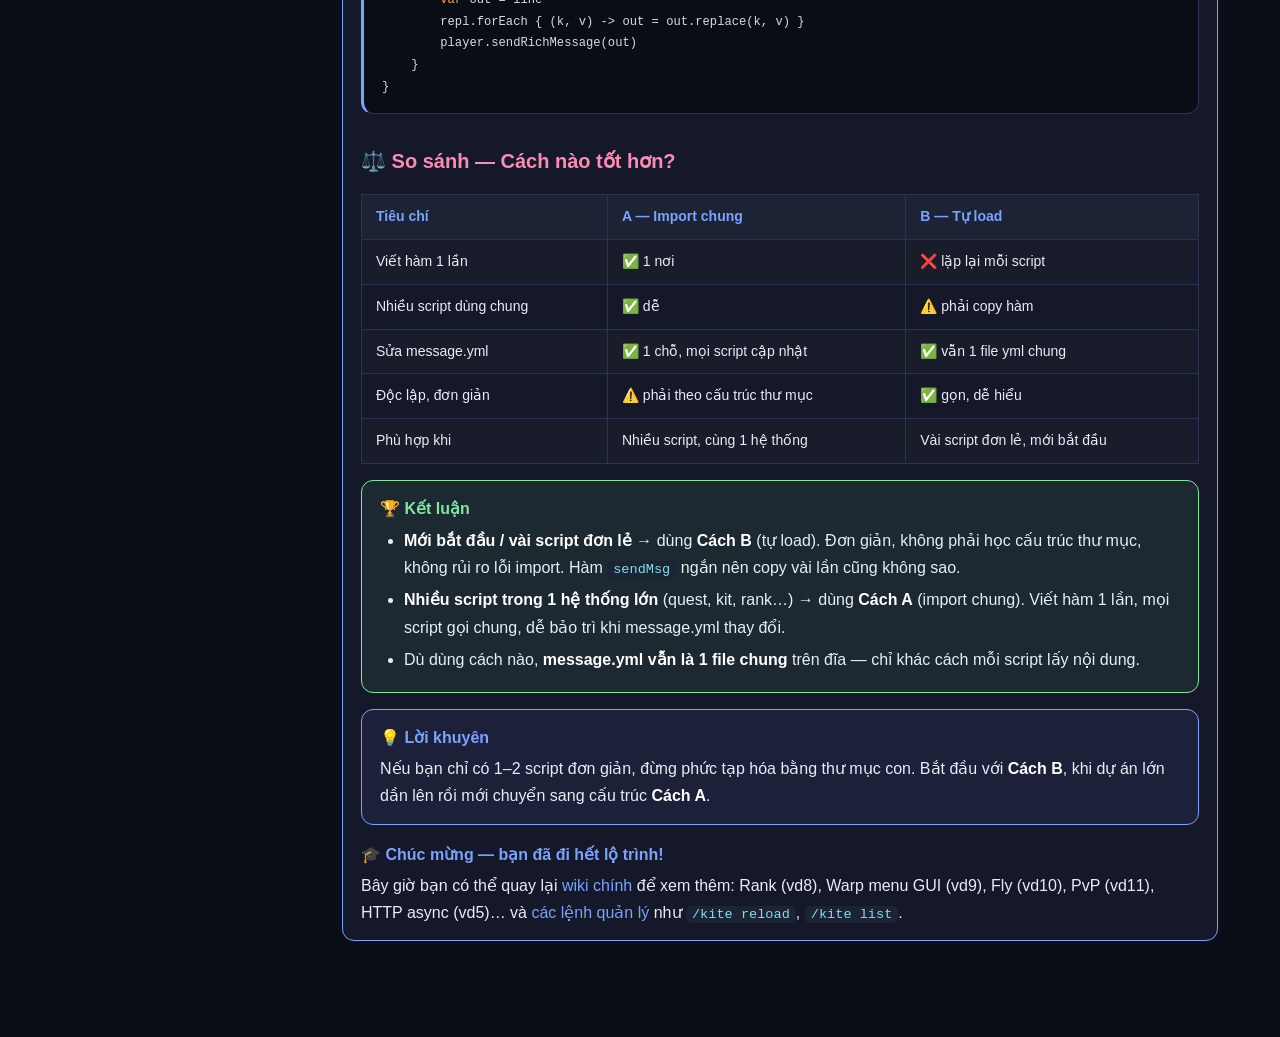
<file: kite/guide.html>
<!DOCTYPE html>
<html lang="vi">
<head>
<meta charset="UTF-8">
<meta name="viewport" content="width=device-width, initial-scale=1.0">
<title>Lộ trình học Kite — từ cơ bản đến nâng cao</title>
<link rel="stylesheet" href="style.css">
</head>
<body>
<div class="layout">

  <!-- ============ SIDEBAR (lộ trình) ============ -->
  <aside class="sidebar">
    <div class="brand"><span class="logo">📘</span> Lộ trình Kite</div>
    <div class="tagline">Từ cơ bản đến nâng cao</div>

    <div class="nav-group">Bắt đầu</div>
    <a class="nav-item" href="#lop-1">Bài 1 — Kite là gì?</a>
    <a class="nav-item" href="#lop-2">Bài 2 — Cài đặt</a>
    <a class="nav-item" href="#lop-3">Bài 3 — Script đầu tiên</a>

    <div class="nav-group">Nền tảng</div>
    <a class="nav-item" href="#lop-4">Bài 4 — Cấu trúc script</a>
    <a class="nav-item" href="#lop-5">Bài 5 — Vòng đời</a>
    <a class="nav-item" href="#lop-6">Bài 6 — Gửi tin nhắn</a>

    <div class="nav-group">Tương tác</div>
    <a class="nav-item" href="#lop-7">Bài 7 — Bắt event</a>
    <a class="nav-item" href="#lop-8">Bài 8 — Chạy lệnh</a>
    <a class="nav-item" href="#lop-9">Bài 9 — Hẹn giờ</a>

    <div class="nav-group">Nâng cao</div>
    <a class="nav-item" href="#lop-10">Bài 10 — Đọc file YAML</a>
    <a class="nav-item" href="#lop-11">Bài 11 — Plugin khác</a>
    <a class="nav-item" href="#lop-12">Bài 12 — Quest NPC</a>
    <a class="nav-item" href="#lop-13">Bài 13 — Script hoàn chỉnh</a>
    <a class="nav-item" href="#lop-14">Bài 14 — Message Loader chung</a>

    <div class="nav-group">Liên kết</div>
    <a class="nav-item" href="kite-wiki.html">🪁 Về wiki chính</a>
  </aside>

  <!-- ============ CONTENT ============ -->
  <main class="content">

    <h1>Lộ trình học Kite<span class="sub">Hướng dẫn từ A → Z: cài đặt → script đầu tiên → event → lệnh → file → plugin ngoài → dự án hoàn chỉnh</span></h1>

    <a class="guide-banner" href="kite-wiki.html"><span class="arrow">←</span> Quay lại wiki chính để xem chi tiết tham chiếu</a>

    <div class="callout success">
      <div class="ttl">🎯 Mục tiêu</div>
      <p style="margin:0">Sau lộ trình này bạn sẽ tự viết được script Kite chạy trên Paper 1.21.11: bắt event, gửi tin, chạy lệnh, đọc file cấu hình, và làm một hệ thống quest NPC hoàn chỉnh bằng cách liên kết các bài học lại với nhau.</p>
    </div>

    <!-- ===================== BÀI 1 ===================== -->
    <h2 id="lop-1"><span class="num">1</span>Kite là gì?</h2>
    <p><strong>Kite</strong> là một công cụ cho phép bạn viết <strong>plugin Minecraft bằng Kotlin</strong> mà <strong>không cần biên dịch / đóng gói / restart server</strong>. Bạn đặt file <code>.kite.kts</code> vào thư mục script, Kite tự động nạp và biên dịch sang bytecode, rồi chạy ngay.</p>

    <table>
      <tr><th>Bạn không cần</th><th>Bạn chỉ cần</th></tr>
      <tr><td>Biết Java</td><td>Biết Kotlin cơ bản (biến, hàm, if/else, class)</td></tr>
      <tr><td>Môi trường build (Maven/Gradle)</td><td>Một file <code>.kite.kts</code> đúng chuẩn</td></tr>
      <tr><td>Restart server mỗi lần sửa</td><td><code>/kite reload &lt;script&gt;</code></td></tr>
      <tr><td>IDE (IntelIJ) bắt buộc</td><td>Đặt file vào <span class="file-path">plugins/Kite/scripts/</span></td></tr>
    </table>

    <div class="callout note">
      <div class="ttl">💡 Điểm khác biệt so với plugin thường</div>
      <p style="margin:0">Plugin viết bằng Java/Kotlin phải build ra <code>.jar</code> rồi restart. Script Kite <strong>nằm sẵn trong thư mục server</strong>, sửa xong chỉ cần reload — nhanh gọn, phù hợp thay đổi logic thường xuyên.</p>
    </div>

    <!-- ===================== BÀI 2 ===================== -->
    <h2 id="lop-2"><span class="num">2</span>Cài đặt</h2>
    <ol>
      <li><strong>Máy chủ Paper 1.21.11</strong> (Java 21).</li>
      <li>Tải plugin <strong>Kite</strong> từ trang chính thức và bỏ vào <span class="file-path">plugins/</span>.</li>
      <li>Khởi động server — Kite tạo thư mục <span class="file-path">plugins/Kite/scripts/</span>.</li>
      <li>Đặt các file <code>.kite.kts</code> vào thư mục đó.</li>
    </ol>

    <div class="callout success">
      <div class="ttl">✅ Không cần khai báo version cho plugin đã cài</div>
      <p style="margin:0">Vì script nằm <strong>trong server</strong>, Kite truy cập thẳng class của plugin đang chạy qua classpath. <strong>Không cần <code>@file:Dependency</code></strong> cho các plugin như LuckPerms, FancyNpcs… (chỉ dùng <code>compileOnly</code> trong Gradle nếu bạn dùng IDE để gợi ý code). Xem <a href="kite-wiki.html#dependencies">bài Quản lý thư viện</a>.</p>
    </div>

    <!-- ===================== BÀI 3 ===================== -->
    <h2 id="lop-3"><span class="num">3</span>Script đầu tiên</h2>
    <p>Tạo file <span class="file-path">hello.kite.kts</span> trong <span class="file-path">plugins/Kite/scripts/</span>:</p>
    <pre><code><span class="tok-kw">onLoad</span> {
    <span class="tok-fn">println</span>(<span class="tok-str">"Hello, World!"</span>)
}</code></pre>
    <p>Lưu file → chạy <span class="cmd">/kite reload hello</span> → xem console có dòng <code>Hello, World!</code>. 🎉</p>

    <div class="callout warn">
      <div class="ttl">⚠️ Nạp script chưa nằm trong thư mục</div>
      <p style="margin:0">Kite tự nạp script đã đặt trong thư mục khi server khởi động. Với script <strong>mới thêm khi server đang chạy</strong>, dùng <code>/kite load &lt;tên&gt;</code> để nạp mà không cần restart.</p>
    </div>

    <!-- ===================== BÀI 4 ===================== -->
    <h2 id="lop-4"><span class="num">4</span>Cấu trúc script</h2>
    <p>Kite tự import sẵn các gói phổ biến của Paper, nên bạn dùng ngay <code>Player</code>, <code>Material</code>, <code>server</code>, <code>logger</code>… mà không cần import. API của <strong>plugin khác</strong> thì phải import tường minh. Xem chi tiết: <a href="kite-wiki.html#cau-truc-script">Cấu trúc script</a>.</p>

    <h3>Script một file</h3>
    <pre><code><span class="tok-kw">onLoad</span> {
    <span class="tok-fn">println</span>(<span class="tok-str">"Xin chào từ script một file!"</span>)
}</code></pre>

    <h3>Script đa file</h3>
    <p>Đặt trong thư mục con — thư mục đó <strong>bắt buộc có file entry point</strong> tên <span class="file-path">main.kite.kts</span>. Các file khác import qua <code>@file:Import</code>.</p>
    <pre><code><span class="tok-com">// scripts/my_plugin/main.kite.kts</span>
<span class="tok-ann">@file:Import</span>(<span class="tok-str">"helpers.kite.kts"</span>)

<span class="tok-kw">onLoad</span> {
    <span class="tok-fn">println</span>(<span class="tok-str">"Đã nạp my_plugin!"</span>)
    <span class="tok-fn">printHelper</span>() <span class="tok-com">// hàm từ helpers.kite.kts</span>
}</code></pre>
    <pre><code><span class="tok-com">// scripts/my_plugin/helpers.kite.kts</span>
<span class="tok-fn">fun</span> <span class="tok-fn">printHelper</span>() {
    <span class="tok-fn">println</span>(<span class="tok-str">"Tôi là helper! 🧰"</span>)
}</code></pre>

    <!-- ===================== BÀI 5 ===================== -->
    <h2 id="lop-5"><span class="num">5</span>Vòng đời script</h2>
    <p>Hai khối chính: <code>onLoad</code> (sau khi nạp) và <code>onUnload</code> (trước khi gỡ). Dùng để khởi tạo và dọn dẹp.</p>
    <pre><code><span class="tok-kw">onLoad</span> {
    <span class="tok-fn">println</span>(<span class="tok-str">"Hello!"</span>)
}
<span class="tok-kw">onUnload</span> {
    <span class="tok-fn">println</span>(<span class="tok-str">"Goodbye!"</span>)
}</code></pre>

    <div class="callout danger">
      <div class="ttl">🚫 Biên dịch bất đồng bộ</div>
      <p style="margin:0">Kite biên dịch script <strong>bất đồng bộ</strong>. Tránh gọi hàm <strong>non-thread-safe</strong> (vd <code>getTargetBlockExact</code>) ở top-level — đưa vào <code>onLoad</code> cho an toàn.</p>
    </div>

    <!-- ===================== BÀI 6 ===================== -->
    <h2 id="lop-6"><span class="num">6</span>Gửi tin nhắn (Adventure)</h2>
    <p>Paper hiện đại dùng <strong>Adventure API</strong>. <code>sendRichMessage</code> hỗ trợ mã màu kiểu MiniMessage <code>&lt;gold&gt;</code>, <code>&lt;red&gt;</code>…</p>
    <pre><code>player.sendRichMessage(<span class="tok-str">"&lt;gold&gt;Chào &lt;bold&gt;bạn&lt;/bold&gt;!"</span>)</code></pre>
    <div class="callout note">
      <div class="ttl">💡 Còn gì nữa?</div>
      <p style="margin:0">Title, kick, broadcast… đều dùng Adventure. Xem <a href="kite-wiki.html#adventure">Adventure Text</a> và <a href="kite-wiki.html#legacy-vs-modern">Bukkit cũ → Paper mới</a> để tránh code kiểu cũ.</p>
    </div>

    <!-- ===================== BÀI 7 ===================== -->
    <h2 id="lop-7"><span class="num">7</span>Bắt event</h2>
    <p>Dùng <code>on&lt;Event&gt;</code> để phản ứng khi sự kiện xảy ra. Event Bukkit chuẩn (PlayerJoinEvent…) tự có sẵn, không cần import.</p>
    <pre><code><span class="tok-kw">on</span>&lt;PlayerJoinEvent&gt; { event -&gt;
    event.player.sendRichMessage(<span class="tok-str">"&lt;green&gt;Chào mừng đến server!"</span>)
}</code></pre>
    <div class="callout note">
      <div class="ttl">💡 Xem thêm</div>
      <p style="margin:0">Muốn sắp thứ tự giữa các listener, dùng <code>priority</code>. Chi tiết: <a href="kite-wiki.html#event-listener">Event Listener</a>.</p>
    </div>

    <!-- ===================== BÀI 8 ===================== -->
    <h2 id="lop-8"><span class="num">8</span>Chạy lệnh</h2>
    <ul>
      <li><code>player.performCommand("...")</code> — player tự chạy lệnh.</li>
      <li><code>server.dispatchCommand(server.consoleSender, "...")</code> — <strong>console chạy lệnh</strong> (cấp quyền, trao item, lệnh admin).</li>
      <li>Chèn biến: <code>"give ${player.name} diamond 1"</code>.</li>
    </ul>
    <pre><code>server.dispatchCommand(server.consoleSender, <span class="tok-str">"lp user ${player.name} permission set vip true"</span>)
player.performCommand(<span class="tok-str">"spawn"</span>)</code></pre>

    <!-- ===================== BÀI 9 ===================== -->
    <h2 id="lop-9"><span class="num">9</span>Hẹn giờ (Scheduler)</h2>
    <p>Paper cung cấp scheduler Folia-ready. Ví dụ chạy lặp mỗi 60 giây:</p>
    <pre><code>server.asyncScheduler.runAtFixedRate(server, { task -&gt;
    server.broadcast(Component.text(<span class="tok-str">"⏰ Đã 1 phút!"</span>))
}, <span class="tok-num">60</span> * <span class="tok-num">20</span>, <span class="tok-num">60</span> * <span class="tok-num">20</span>)</code></pre>
    <div class="callout warn">
      <div class="ttl">⚠️ Luồng chạy</div>
      <p style="margin:0"><code>asyncScheduler</code> chạy off-thread — đừng chạm tới world/player ở đó nếu không cần. Chi tiết: <a href="kite-wiki.html#scheduler">Scheduler</a>.</p>
    </div>

    <!-- ===================== BÀI 10 ===================== -->
    <h2 id="lop-10"><span class="num">10</span>Đọc file YAML</h2>
    <p>Dùng <code>YamlConfiguration</code> (có sẵn trong Paper) để đọc file cấu hình đặt cạnh script:</p>
    <pre><code>import org.bukkit.configuration.file.YamlConfiguration
import java.io.File

val msg = YamlConfiguration.loadConfiguration(File(scriptFile, <span class="tok-str">"message.yml"</span>))

on&lt;PlayerJoinEvent&gt; { e -&gt;
    e.player.sendRichMessage(msg.getString(<span class="tok-str">"join.welcome"</span>)!!.replace(<span class="tok-str">"{player}"</span>, e.player.name))
}</code></pre>
    <div class="callout note">
      <div class="ttl">💡 Lộ trình liên quan</div>
      <p style="margin:0">Biến <code>scriptFile</code> trỏ tới script hiện tại. Muốn tạo file nếu chưa có, xem <a href="kite-wiki.html#vd14">Ví dụ 14 — message.yml</a>.</p>
    </div>

    <!-- ===================== BÀI 11 ===================== -->
    <h2 id="lop-11"><span class="num">11</span>Dùng API plugin khác</h2>
    <p>Plugin đã cài trên server (FancyNpcs, LuckPerms…) → <strong>import tường minh</strong> class của nó, không cần <code>@file:Dependency</code>.</p>
    <pre><code>import de.oliver.fancynpcs.api.events.NpcInteractEvent

on&lt;NpcInteractEvent&gt; { event -&gt;
    event.player.sendRichMessage(<span class="tok-str">"&lt;gold&gt;Bạn click NPC ${event.npc.data.name}"</span>)
}</code></pre>
    <div class="callout note">
      <div class="ttl">💡 Xem thêm</div>
      <p style="margin:0">Chi tiết về FancyNpcs ở <a href="kite-wiki.html#vd12">Ví dụ 12</a>, về PlaceholderAPI ở <a href="kite-wiki.html#vd4">Ví dụ 4</a>, về bắt event của plugin khác ở <a href="kite-wiki.html#vd13">Ví dụ 13</a>.</p>
    </div>

    <!-- ===================== BÀI 12 ===================== -->
    <h2 id="lop-12"><span class="num">12</span>Dự án hoàn chỉnh: Quest NPC</h2>
    <p>Áp dụng mọi bài đã học thành <strong>một hệ thống</strong>: NPC yêu cầu nộp item → hoàn thành thì gán quyền → lần sau vào thẳng. Dùng quyền làm <strong>flag lưu trạng thái</strong>, cấu hình trong <code>npc.yml</code>.</p>

    <div class="callout success">
      <div class="ttl">✅ 1 script quản lý mọi NPC — không tạo script mới mỗi NPC</div>
      <p style="margin:0">Cấu hình NPC để trong <code>npc.yml</code>. Thêm NPC = thêm 1 khối + <code>/kite reload</code>, không sửa code. <a href="kite-wiki.html#vd15">Xem Ví dụ 15 đầy đủ</a>.</p>
    </div>

    <p>Vòng khép kín (giống ConditionalEvents):</p>
    <ol>
      <li><strong>Lần đầu</strong> click NPC → chưa có quyền → đọc message nhiệm vụ, yêu cầu nộp item.</li>
      <li><strong>Đủ item</strong> → thu item → <code>lp user ... permission set ... true</code> <strong>gán quyền</strong>.</li>
      <li><strong>Lần sau</strong> → có quyền → chạy <code>cmd_gained</code>, không làm lại.</li>
    </ol>

    <pre><code><span class="tok-com">// npc.yml — cấu hình mọi NPC</span>
npcs:
  shop:
    perm: <span class="tok-str">"vip.npc.shop"</span>
    need: <span class="tok-str">"GOLD_INGOT"</span>
    amount: <span class="tok-num">10</span>
    cmd_gained:
      - <span class="tok-str">"shop"</span>
      - <span class="tok-str">"give {player} diamond 1"</span></code></pre>

    <!-- ===================== BÀI 13 ===================== -->
    <h2 id="lop-13"><span class="num">13</span>Script hoàn chỉnh (copy-paste)</h2>

    <p>Đây là <strong>toàn bộ</strong> script <span class="file-path">daily_reward.kite.kts</span> — một ví dụ <strong>khác hẳn</strong> với các ví dụ trong wiki. Nó tổng hợp các kỹ năng đã học: bắt event, đăng ký lệnh, đọc/ghi file YAML, gửi tin Adventure, hẹn giờ. <strong>Chỉ cần 1 file duy nhất</strong> — file <code>data.yml</code> được tự tạo để ghi nhớ lần nhận quà, bạn không phải tạo file cấu hình nào.</p>

    <div class="callout success">
      <div class="ttl">✅ Script này khác gì?</div>
      <ul style="margin:0">
        <li><strong>Không dùng FancyNpcs</strong>, không quest — hoàn toàn độc lập, dùng event Bukkit chuẩn.</li>
        <li>Tự <strong>tạo file <code>data.yml</code></strong> khi chạy lần đầu (minh họa ghi file).</li>
        <li>Có <strong>lệnh <code>/reward</code></strong> tự đăng ký.</li>
        <li>Có <strong>hẹn giờ</strong> broadcast nhắc nhở mỗi 30 phút.</li>
      </ul>
    </div>

    <p><strong>Cách dùng:</strong></p>
    <ol>
      <li>Copy nguyên khối dưới đây → tạo file <span class="file-path">daily_reward.kite.kts</span>.</li>
      <li>Đặt vào <span class="file-path">plugins/Kite/scripts/</span>.</li>
      <li>Chạy <span class="cmd">/kite load daily_reward</span>.</li>
      <li>Vào game — được chào mừng + nhận quà 1 lần/ngày; gõ <code>/reward</code> để nhận.</li>
    </ol>

    <pre><code><span class="tok-com">// ============================================================</span>
<span class="tok-com">// daily_reward.kite.kts — Chào mừng + quà hằng ngày</span>
<span class="tok-com">// Khác hẳn wiki: event Bukkit, lệnh, file, scheduler</span>
<span class="tok-com">// Cách dùng:</span>
<span class="tok-com">//   1) Đặt file vào  plugins/Kite/scripts/</span>
<span class="tok-com">//   2) Nạp:  /kite load daily_reward</span>
<span class="tok-com">//   3) Player vào server → chào mừng + nhận quà 1 lần/ngày</span>
<span class="tok-com">//   4) Gõ  /reward  → nhận quà qua lệnh</span>
<span class="tok-com">//   File data.yml tự tạo để ghi nhớ lần nhận cuối.</span>
<span class="tok-com">// ============================================================</span>

<span class="tok-kw">import</span> net.kyori.adventure.text.minimessage.MiniMessage
<span class="tok-kw">import</span> org.bukkit.configuration.file.YamlConfiguration
<span class="tok-kw">import</span> java.io.File
<span class="tok-kw">import</span> java.time.LocalDate
<span class="tok-kw">import</span> java.util.logging.Level

<span class="tok-com">// ---- 1. FILE DỮ LIỆU (tự tạo nếu chưa có) ----</span>
<span class="tok-var">val</span> dataFile = File(scriptFile, <span class="tok-str">"data.yml"</span>)
<span class="tok-var">val</span> data = YamlConfiguration()

<span class="tok-kw">if</span> (dataFile.exists()) {
    data.load(dataFile)                       <span class="tok-com">// đọc dữ liệu cũ</span>
} <span class="tok-kw">else</span> {
    dataFile.parentFile.mkdirs()              <span class="tok-com">// tạo thư mục nếu thiếu</span>
    data.set(<span class="tok-str">"meta.created"</span>, LocalDate.now().toString())
    data.save(dataFile)                       <span class="tok-com">// ghi file lần đầu</span>
    logger.info(<span class="tok-str">"[daily_reward] Đã tạo data.yml lần đầu."</span>)
}

<span class="tok-com">// ---- 2. BẮT EVENT: chào mừng + quà khi vào server ----</span>
<span class="tok-kw">on</span>&lt;PlayerJoinEvent&gt; { event -&gt;
    <span class="tok-var">val</span> player = event.player
    <span class="tok-var">val</span> uuid = player.uniqueId.toString()

    <span class="tok-com">// Chào mừng bằng Adventure (màu MiniMessage)</span>
    player.sendRichMessage(<span class="tok-str">"&lt;gold&gt;👋 Chào mừng &lt;yellow&gt;&lt;bold&gt;${player.name}&lt;/bold&gt;&lt;/yellow&gt; đến server!"</span>)
    player.sendRichMessage(<span class="tok-str">"&lt;gray&gt;Gõ &lt;green&gt;/reward&lt;/green&gt; để nhận quà hằng ngày."</span>)

    <span class="tok-com">// Kiểm tra hôm nay đã nhận chưa</span>
    <span class="tok-var">val</span> last = data.getString(<span class="tok-str">"rewards.$uuid"</span>)
    <span class="tok-var">val</span> today = LocalDate.now().toString()

    <span class="tok-kw">if</span> (last == today) {
        player.sendRichMessage(<span class="tok-str">"&lt;red&gt;Bạn đã nhận quà hôm nay rồi. Quay lại ngày mai nhé! ⏰"</span>)
    } <span class="tok-kw">else</span> {
        <span class="tok-com">// Chưa nhận → tặng quà + ghi nhớ</span>
        player.inventory.addItem(ItemStack(Material.DIAMOND, <span class="tok-num">1</span>))
        player.inventory.addItem(ItemStack(Material.GOLDEN_APPLE, <span class="tok-num">2</span>))
        data.set(<span class="tok-str">"rewards.$uuid"</span>, today)
        saveData()
        player.sendRichMessage(<span class="tok-str">"&lt;green&gt;✅ Đã tặng quà hằng ngày cho bạn!"</span>)
    }
}

<span class="tok-com">// ---- 3. ĐĂNG KÝ LỆNH /reward ----</span>
<span class="tok-kw">command</span>(<span class="tok-str">"reward"</span>) { player, args -&gt;
    <span class="tok-var">val</span> uuid = player.uniqueId.toString()
    <span class="tok-var">val</span> last = data.getString(<span class="tok-str">"rewards.$uuid"</span>)
    <span class="tok-var">val</span> today = LocalDate.now().toString()

    <span class="tok-kw">if</span> (last == today) {
        player.sendRichMessage(<span class="tok-str">"&lt;red&gt;Hôm nay bạn đã nhận quà rồi. Quay lại vào &lt;yellow&gt;ngày mai&lt;/yellow&gt;! ⏰"</span>)
    } <span class="tok-kw">else</span> {
        <span class="tok-com">// Cho phép nhận ngay qua lệnh</span>
        player.inventory.addItem(ItemStack(Material.DIAMOND, <span class="tok-num">1</span>))
        player.inventory.addItem(ItemStack(Material.GOLDEN_APPLE, <span class="tok-num">2</span>))
        data.set(<span class="tok-str">"rewards.$uuid"</span>, today)
        saveData()
        player.sendRichMessage(<span class="tok-str">"&lt;green&gt;🎁 Nhận quà thành công qua lệnh!"</span>)
    }
}

<span class="tok-com">// ---- 4. HẸN GIỜ: nhắc mọi người nhận quà mỗi 30 phút ----</span>
<span class="tok-com">// Dùng MiniMessage.miniMessage() để parse tag màu &lt;yellow&gt; cho đúng Adventure.</span>
server.asyncScheduler.runAtFixedRate(server, {
    server.broadcast(
        MiniMessage.miniMessage().deserialize(<span class="tok-str">"&lt;yellow&gt;⏰ Đừng quên nhận quà hằng ngày: gõ /reward!"</span>)
    )
}, <span class="tok-num">30</span> * <span class="tok-num">20</span>L, <span class="tok-num">30</span> * <span class="tok-num">60</span> * <span class="tok-num">20</span>L)

<span class="tok-com">// ---- 5. HÀM TIỆN ÍCH ----</span>

<span class="tok-com">/** Lưu dữ liệu xuống file, bọc try/catch để an toàn. */</span>
<span class="tok-fn">fun</span> saveData() {
    <span class="tok-kw">try</span> {
        data.save(dataFile)
    } <span class="tok-kw">catch</span> (e: Exception) {
        logger.log(Level.SEVERE, <span class="tok-str">"[daily_reward] Không lưu được data.yml!"</span>, e)
    }
}

<span class="tok-com">// ---- 6. LOG KHI NẠP / GỠ ----</span>
<span class="tok-kw">onLoad</span> {
    logger.info(<span class="tok-str">"[daily_reward] Đã nạp. Số người đã từng nhận quà: "</span> +
        (data.getConfigurationSection(<span class="tok-str">"rewards"</span>)?.getKeys(<span class="tok-kw">false</span>)?.size ?: <span class="tok-num">0</span>))
}

<span class="tok-kw">onUnload</span> {
    saveData()
    logger.info(<span class="tok-str">"[daily_reward] Đã gỡ script."</span>)
}</code></pre>

    <div class="callout note">
      <div class="ttl">🧠 Script này dạy bạn điều gì</div>
      <ul style="margin:0">
        <li><strong>Tự tạo file:</strong> <code>if (!dataFile.exists())</code> → <code>save()</code> để ghi file lần đầu.</li>
        <li><strong>Đọc file:</strong> <code>YamlConfiguration.load/loadConfiguration</code> đưa dữ liệu cũ vào bộ nhớ.</li>
        <li><strong>Đăng ký lệnh:</strong> <code>command("reward") { player, args -&gt; ... }</code>.</li>
        <li><strong>Adventure:</strong> <code>sendRichMessage</code> (màu MiniMessage) và <code>MiniMessage.miniMessage().deserialize()</code> cho broadcast.</li>
        <li><strong>Scheduler:</strong> <code>server.asyncScheduler.runAtFixedRate</code> để chạy lặp.</li>
      </ul>
    </div>
    <div class="callout note">
    <!-- ===================== BÀI 14 ===================== -->
    <h2 id="lop-14"><span class="num">14</span>Message Loader dùng chung</h2>
    <p>Khi có <strong>nhiều script</strong> cùng dùng một <code>message.yml</code>, bạn không muốn copy-paste hàm gửi tin vào từng file. Kite có cơ chế để <strong>chia sẻ hàm giữa các script</strong> — nhưng có giới hạn. Bài này chỉ rõ 2 cách và <strong>cách nào tốt hơn</strong>.</p>

    <div class="callout warn">
      <div class="ttl">⚠️ Điều quan trọng nhất: hiểu giới hạn của @file:Import</div>
      <p style="margin:0"><code>@file:Import("tên.kite.kts")</code> chỉ hoạt động cho các file <strong>trong CÙNG một thư mục con</strong> (thư mục phải có entry point <code>main.kite.kts</code>). Các script <strong>độc lập</strong> đặt thẳng trong <span class="file-path">scripts/</span> <strong>không</strong> import lẫn nhau được — mỗi script tự load <code>message.yml</code> riêng.</p>
    </div>

    <h3>Cách A — Import dùng chung (1 loader, nhiều script gọi)</h3>
    <p>Đặt cả project trong 1 <strong>thư mục con</strong> của <span class="file-path">scripts/</span>. Trong folder đó có file entry point bắt buộc tên <span class="file-path">main.kite.kts</span>, loader chứa hàm <code>sendMsg</code>, và các script khác import + gọi thẳng.</p>

    <div class="callout note">
      <div class="ttl">🗂️ Cấu trúc folder để dùng chung</div>
      <pre><code>plugins/Kite/scripts/
└── my_project/          <span class="tok-com">// TẠO THÊM folder con</span>
    ├── main.kite.kts         <span class="tok-com">// bắt buộc tên "main" (entry point)</span>
    ├── message_loader.kite.kts  <span class="tok-com">// loader — hàm dùng chung</span>
    ├── welcome.kite.kts      <span class="tok-com">// script khác dùng sendMsg</span>
    └── message.yml           <span class="tok-com">// thông điệp dùng chung</span></code></pre>
      <ul style="margin:0">
        <li>Folder con = 1 "project". Nạp bằng: <code>/kite load my_project</code> (tên = folder).</li>
        <li>File entry point <strong>bắt buộc tên <span class="file-path">main.kite.kts</span></strong>.</li>
        <li>Loader + các script dùng chung đặt <strong>cùng trong folder</strong>.</li>
        <li><code>message.yml</code> cũng nằm trong folder (vì <code>File(scriptFile, ...)</code> mở file cùng chỗ).</li>
      </ul>
    </div>

    <pre><code><span class="tok-com">// main.kite.kts — entry point, import loader</span>
<span class="tok-ann">@file:Import</span>(<span class="tok-str">"message_loader.kite.kts"</span>)

<span class="tok-kw">on</span>&lt;PlayerJoinEvent&gt; { event -&gt;
    <span class="tok-var">val</span> player = event.player
    <span class="tok-fn">sendMsg</span>(player, <span class="tok-str">"join.welcome"</span>, <span class="tok-str">"{player}"</span> to player.name)  <span class="tok-com">// hàm từ loader</span>
    <span class="tok-fn">sendMsg</span>(player, <span class="tok-str">"join.tip"</span>)
}</code></pre>
    <pre><code><span class="tok-com">// message_loader.kite.kts — hàm dùng chung</span>
<span class="tok-kw">import</span> org.bukkit.configuration.file.YamlConfiguration
<span class="tok-kw">import</span> java.io.File

<span class="tok-var">val</span> msg = YamlConfiguration.loadConfiguration(File(scriptFile, <span class="tok-str">"message.yml"</span>))

<span class="tok-fn">fun</span> sendMsg(player: Player, path: String, <span class="tok-kw">vararg</span> repl: Pair&lt;String, String&gt;) {
    <span class="tok-var">val</span> lines: List&lt;String&gt; = <span class="tok-kw">when</span> (<span class="tok-var">val</span> v = msg.get(path)) {
        <span class="tok-kw">is</span> String -&gt; listOf(v)
        <span class="tok-kw">is</span> List&lt;*&gt; -&gt; v.filterIsInstance&lt;String&gt;()
        <span class="tok-kw">else</span> -&gt; <span class="tok-kw">return</span>
    }
    lines.forEach { line -&gt;
        <span class="tok-var">var</span> out = line
        repl.forEach { (k, v) -&gt; out = out.replace(k, v) }
        player.sendRichMessage(out)
    }
}</code></pre>

    <h3>Cách B — Script độc lập, mỗi script tự load</h3>
    <p>Các script đặt thẳng trong <span class="file-path">scripts/</span> (không có thư mục con). Mỗi script <strong>tự load message.yml + tự khai báo hàm <code>sendMsg</code></strong>. Đây là cách dùng trong <a href="#lop-13">Bài 13</a>.</p>
    <pre><code><span class="tok-com">// welcome.kite.kts — script độc lập, tự load message.yml</span>
<span class="tok-kw">import</span> org.bukkit.configuration.file.YamlConfiguration
<span class="tok-kw">import</span> java.io.File

<span class="tok-var">val</span> msg = YamlConfiguration.loadConfiguration(File(scriptFile, <span class="tok-str">"message.yml"</span>))

<span class="tok-kw">on</span>&lt;PlayerJoinEvent&gt; { event -&gt;
    <span class="tok-fn">sendMsg</span>(event.player, <span class="tok-str">"join.welcome"</span>, <span class="tok-str">"{player}"</span> to event.player.name)
}

<span class="tok-fn">fun</span> sendMsg(player: Player, path: String, <span class="tok-kw">vararg</span> repl: Pair&lt;String, String&gt;) {
    <span class="tok-var">val</span> lines: List&lt;String&gt; = <span class="tok-kw">when</span> (<span class="tok-var">val</span> v = msg.get(path)) {
        <span class="tok-kw">is</span> String -&gt; listOf(v)
        <span class="tok-kw">is</span> List&lt;*&gt; -&gt; v.filterIsInstance&lt;String&gt;()
        <span class="tok-kw">else</span> -&gt; <span class="tok-kw">return</span>
    }
    lines.forEach { line -&gt;
        <span class="tok-var">var</span> out = line
        repl.forEach { (k, v) -&gt; out = out.replace(k, v) }
        player.sendRichMessage(out)
    }
}</code></pre>

    <h3>⚖️ So sánh — Cách nào tốt hơn?</h3>
    <table>
      <tr><th>Tiêu chí</th><th>A — Import chung</th><th>B — Tự load</th></tr>
      <tr><td>Viết hàm 1 lần</td><td>✅ 1 nơi</td><td>❌ lặp lại mỗi script</td></tr>
      <tr><td>Nhiều script dùng chung</td><td>✅ dễ</td><td>⚠️ phải copy hàm</td></tr>
      <tr><td>Sửa message.yml</td><td>✅ 1 chỗ, mọi script cập nhật</td><td>✅ vẫn 1 file yml chung</td></tr>
      <tr><td>Độc lập, đơn giản</td><td>⚠️ phải theo cấu trúc thư mục</td><td>✅ gọn, dễ hiểu</td></tr>
      <tr><td>Phù hợp khi</td><td>Nhiều script, cùng 1 hệ thống</td><td>Vài script đơn lẻ, mới bắt đầu</td></tr>
    </table>

    <div class="callout success">
      <div class="ttl">🏆 Kết luận</div>
      <ul style="margin:0">
        <li><strong>Mới bắt đầu / vài script đơn lẻ</strong> → dùng <strong>Cách B</strong> (tự load). Đơn giản, không phải học cấu trúc thư mục, không rủi ro lỗi import. Hàm <code>sendMsg</code> ngắn nên copy vài lần cũng không sao.</li>
        <li><strong>Nhiều script trong 1 hệ thống lớn</strong> (quest, kit, rank…) → dùng <strong>Cách A</strong> (import chung). Viết hàm 1 lần, mọi script gọi chung, dễ bảo trì khi message.yml thay đổi.</li>
        <li>Dù dùng cách nào, <strong>message.yml vẫn là 1 file chung</strong> trên đĩa — chỉ khác cách mỗi script lấy nội dung.</li>
      </ul>
    </div>

    <div class="callout note">
      <div class="ttl">💡 Lời khuyên</div>
      <p style="margin:0">Nếu bạn chỉ có 1–2 script đơn giản, đừng phức tạp hóa bằng thư mục con. Bắt đầu với <strong>Cách B</strong>, khi dự án lớn dần lên rồi mới chuyển sang cấu trúc <strong>Cách A</strong>.</p>
    </div>
      <div class="ttl">🎓 Chúc mừng — bạn đã đi hết lộ trình!</div>
      <p style="margin:0">Bây giờ bạn có thể quay lại <a href="kite-wiki.html">wiki chính</a> để xem thêm: Rank (vd8), Warp menu GUI (vd9), Fly (vd10), PvP (vd11), HTTP async (vd5)… và <a href="kite-wiki.html#nguon">các lệnh quản lý</a> như <code>/kite reload</code>, <code>/kite list</code>.</p>
    </div>

  </main>
</div>

<button id="backTop" title="Lên đầu trang" aria-label="Lên đầu trang">↑</button>

<script src="script.js"></script>
</body>
</html>
</file>
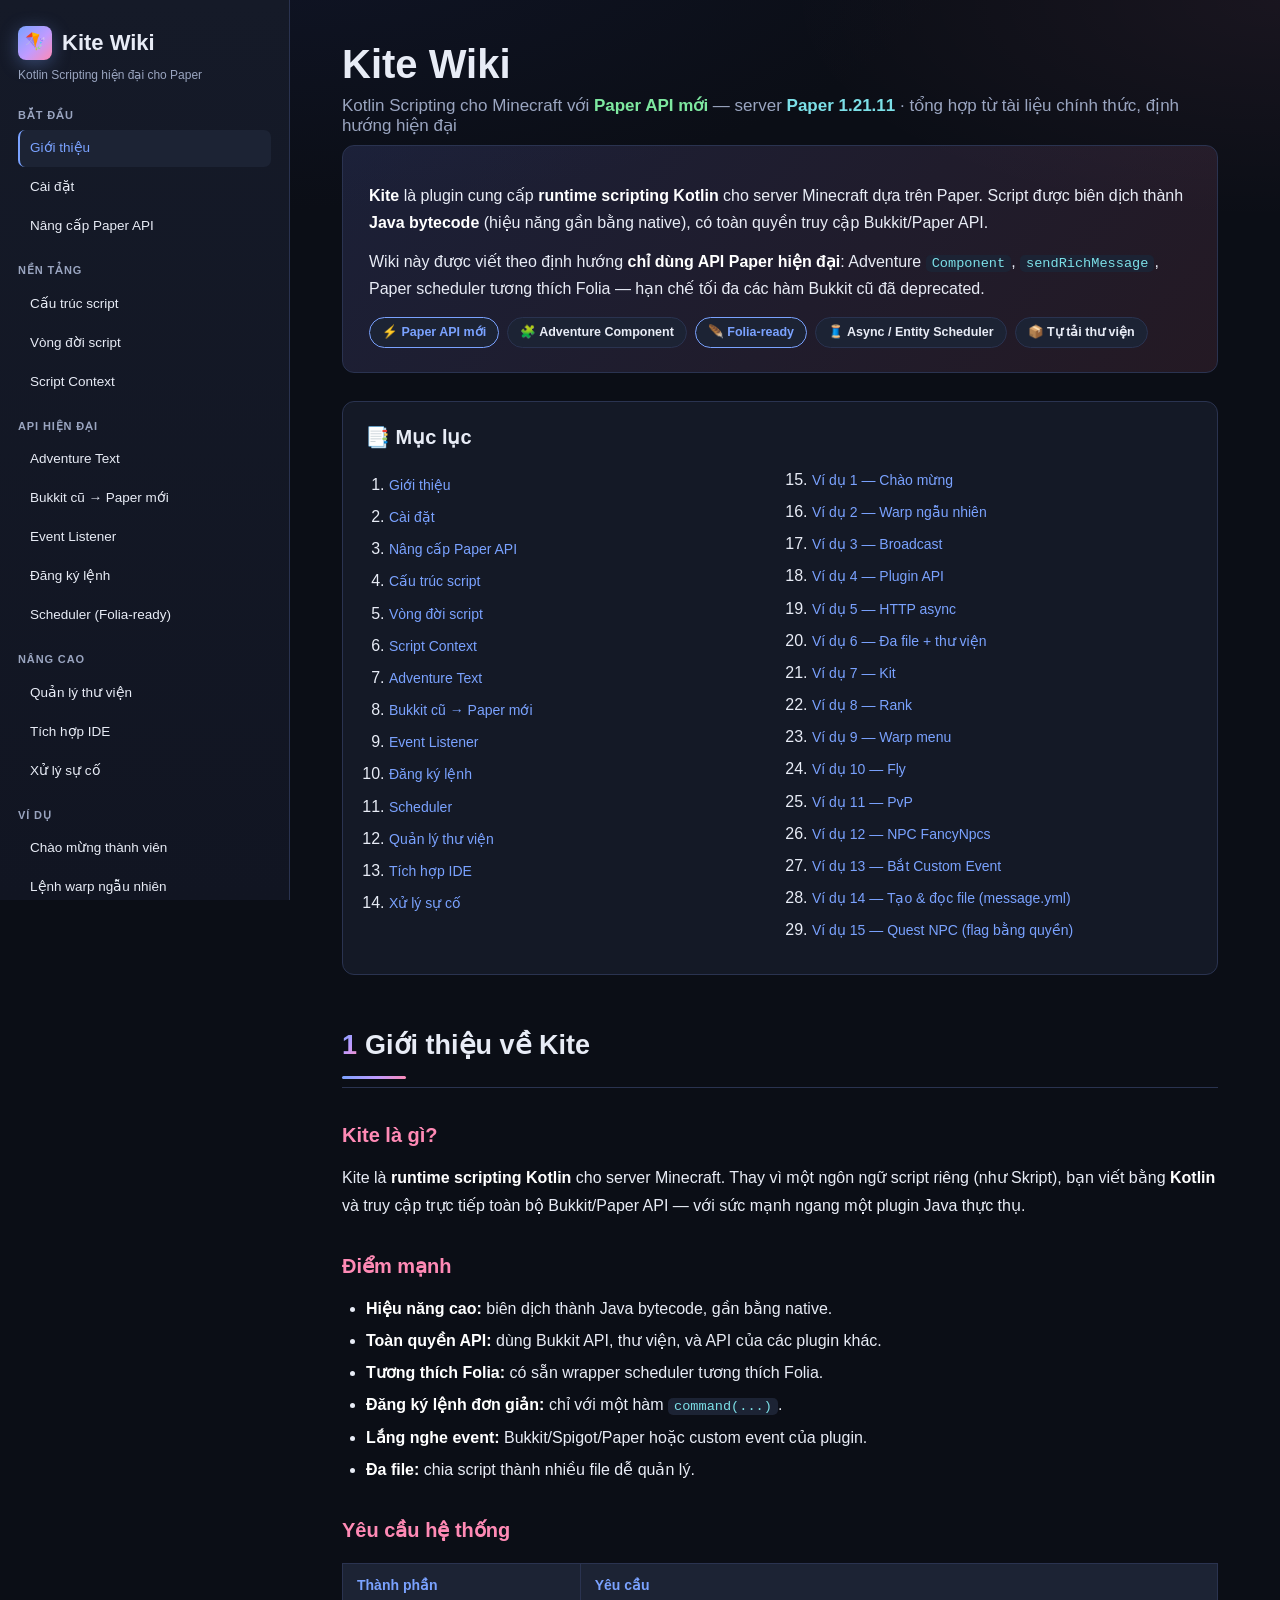
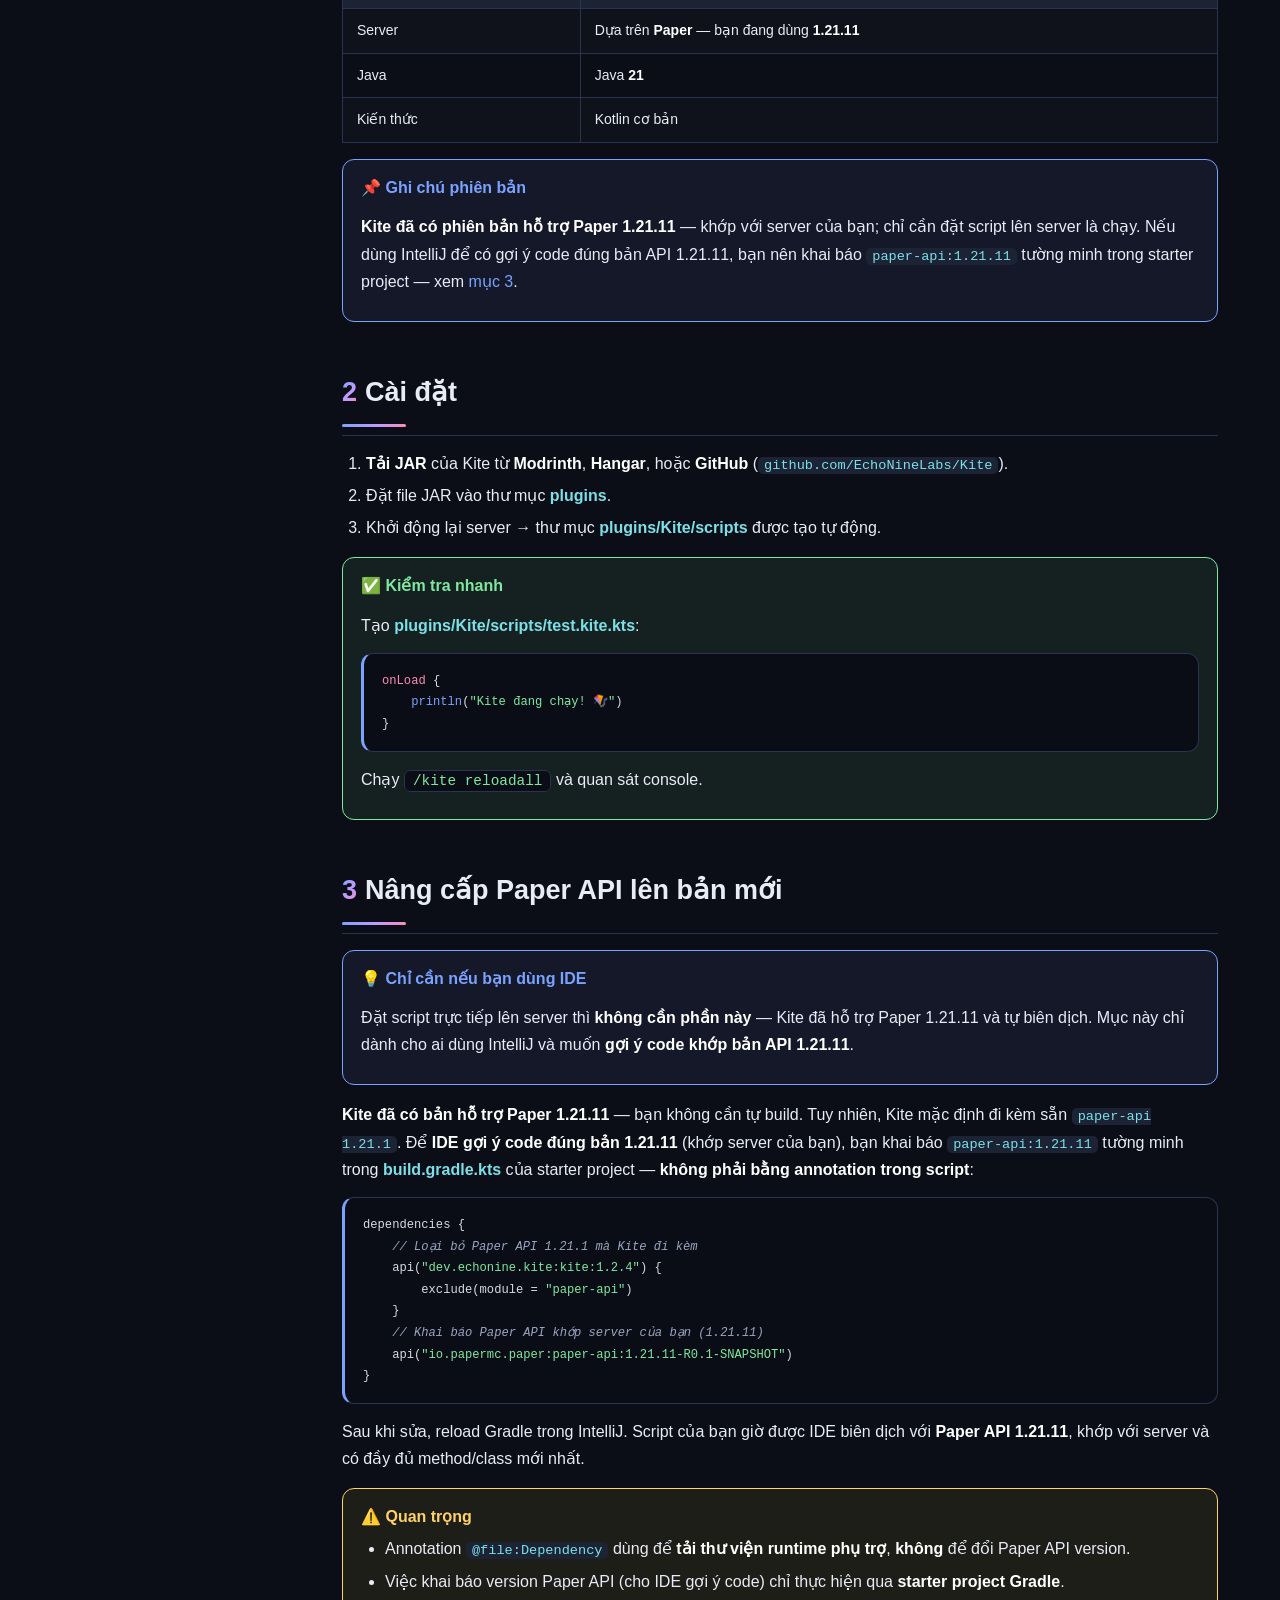
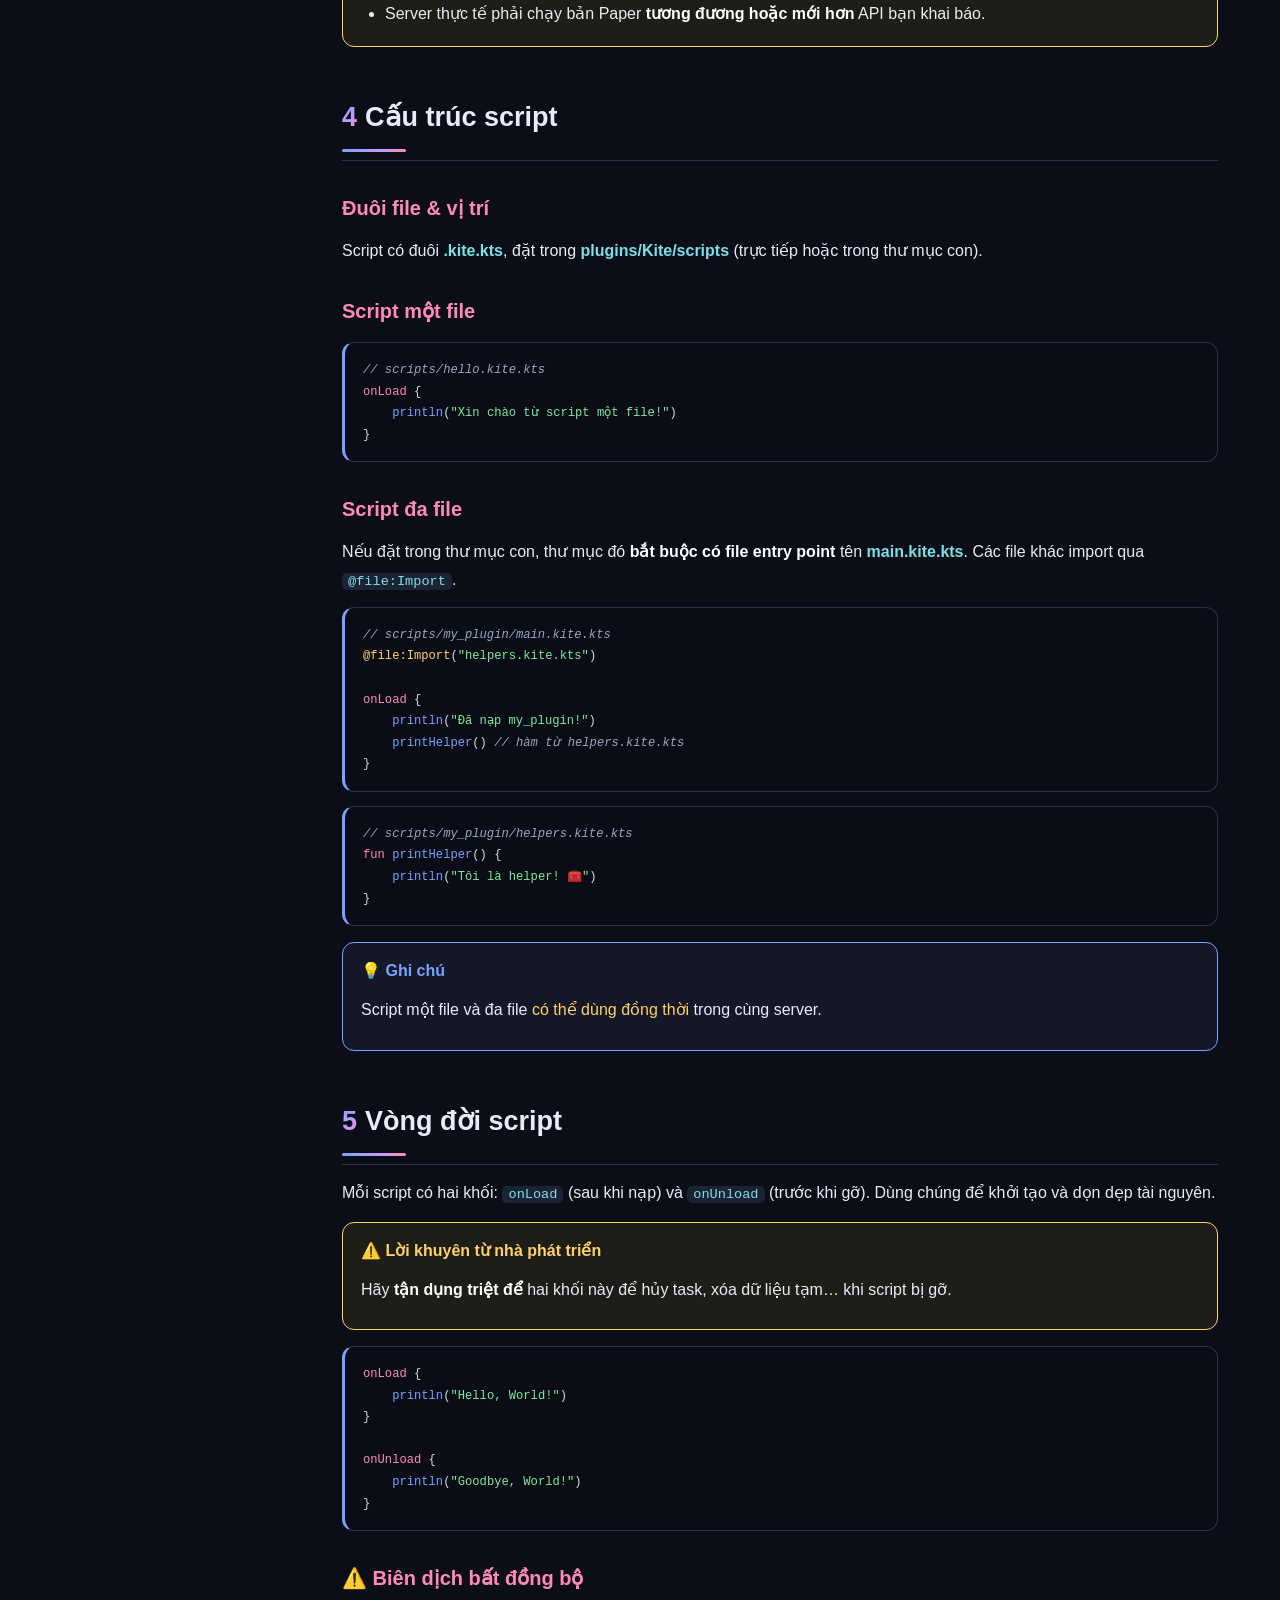
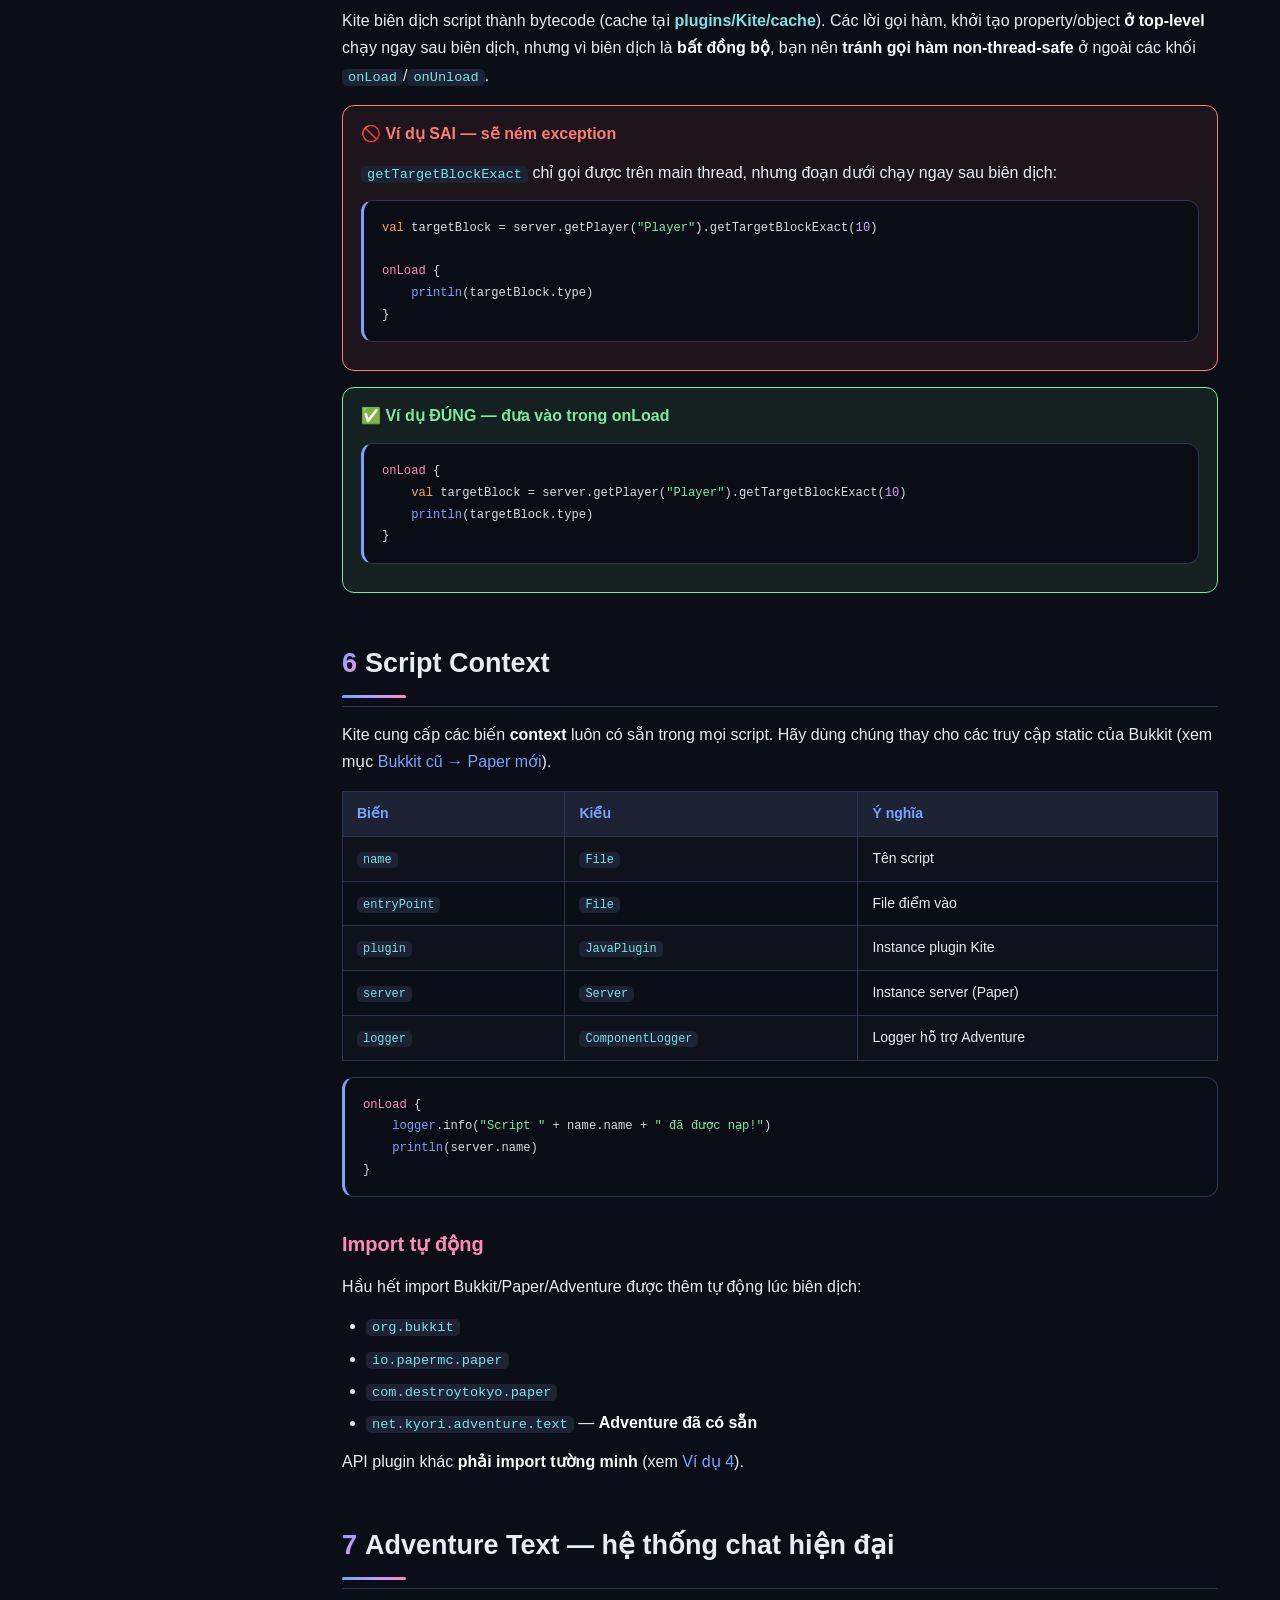
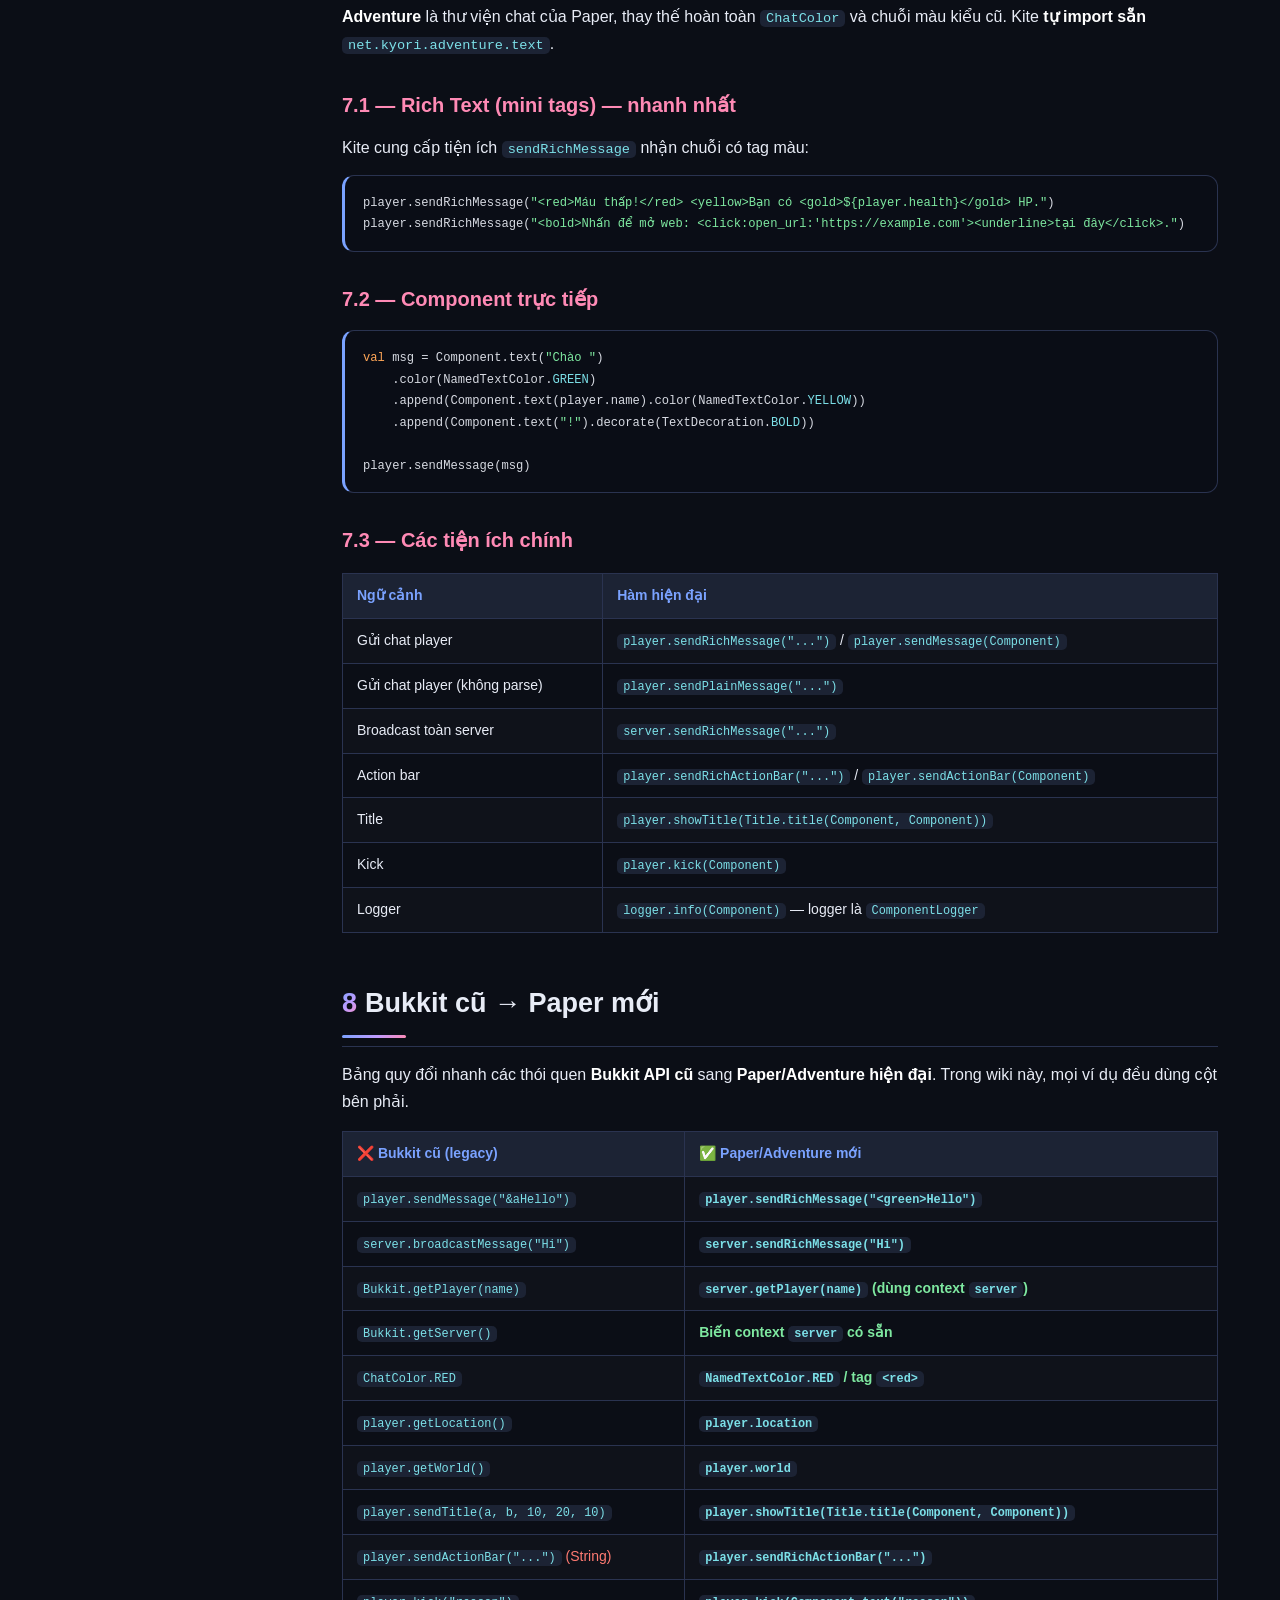
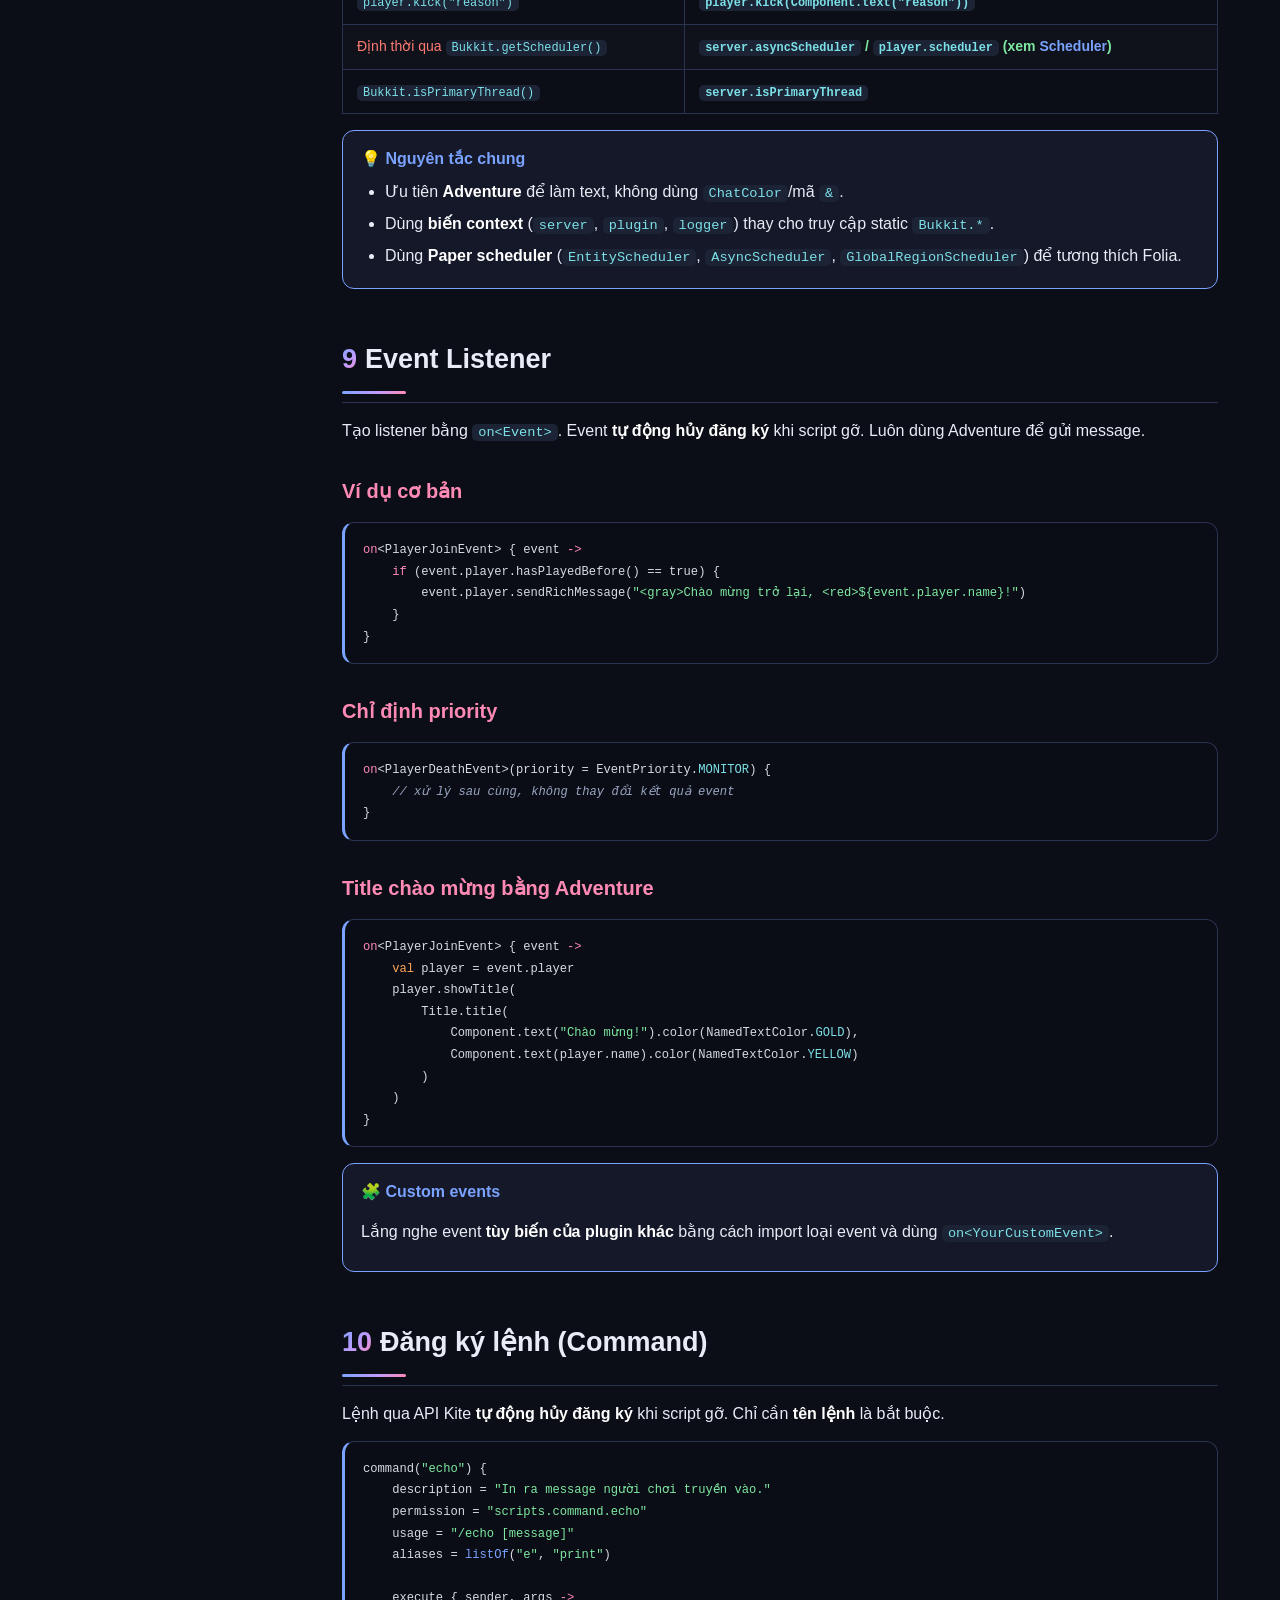
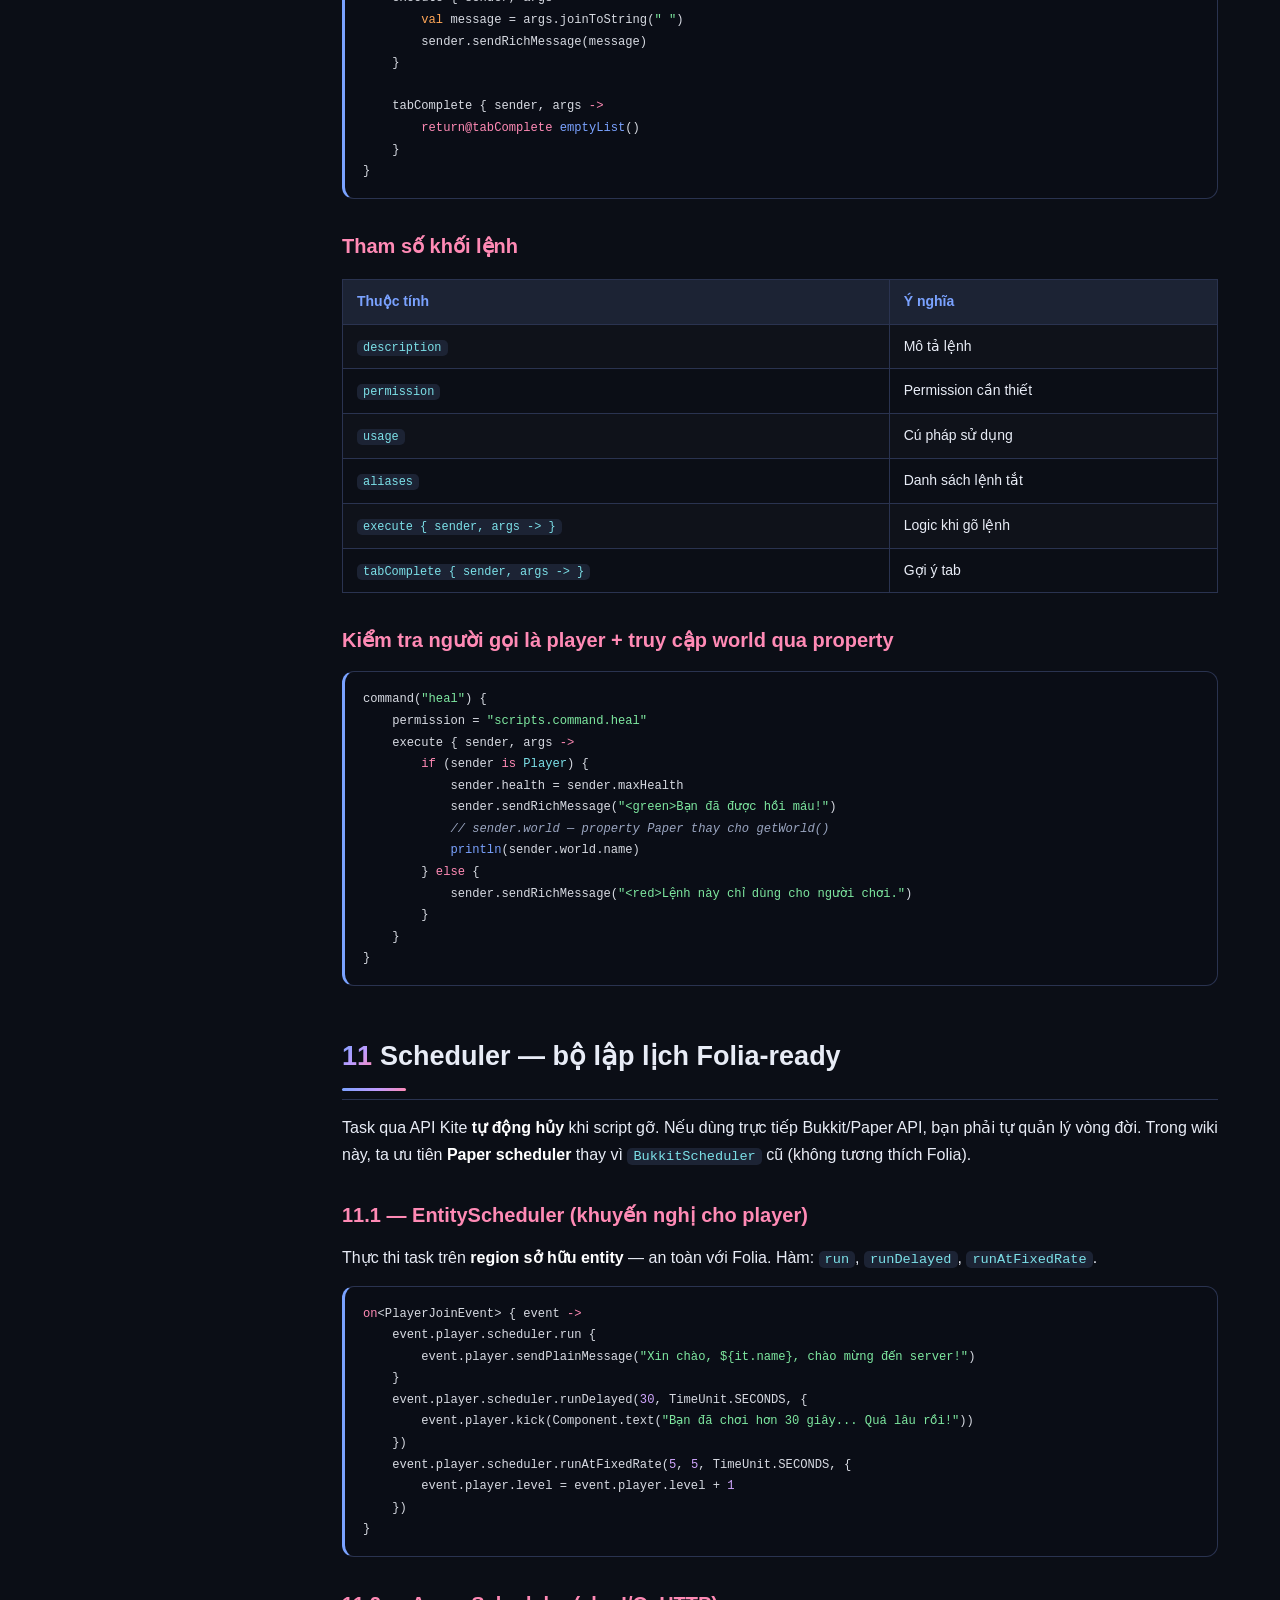
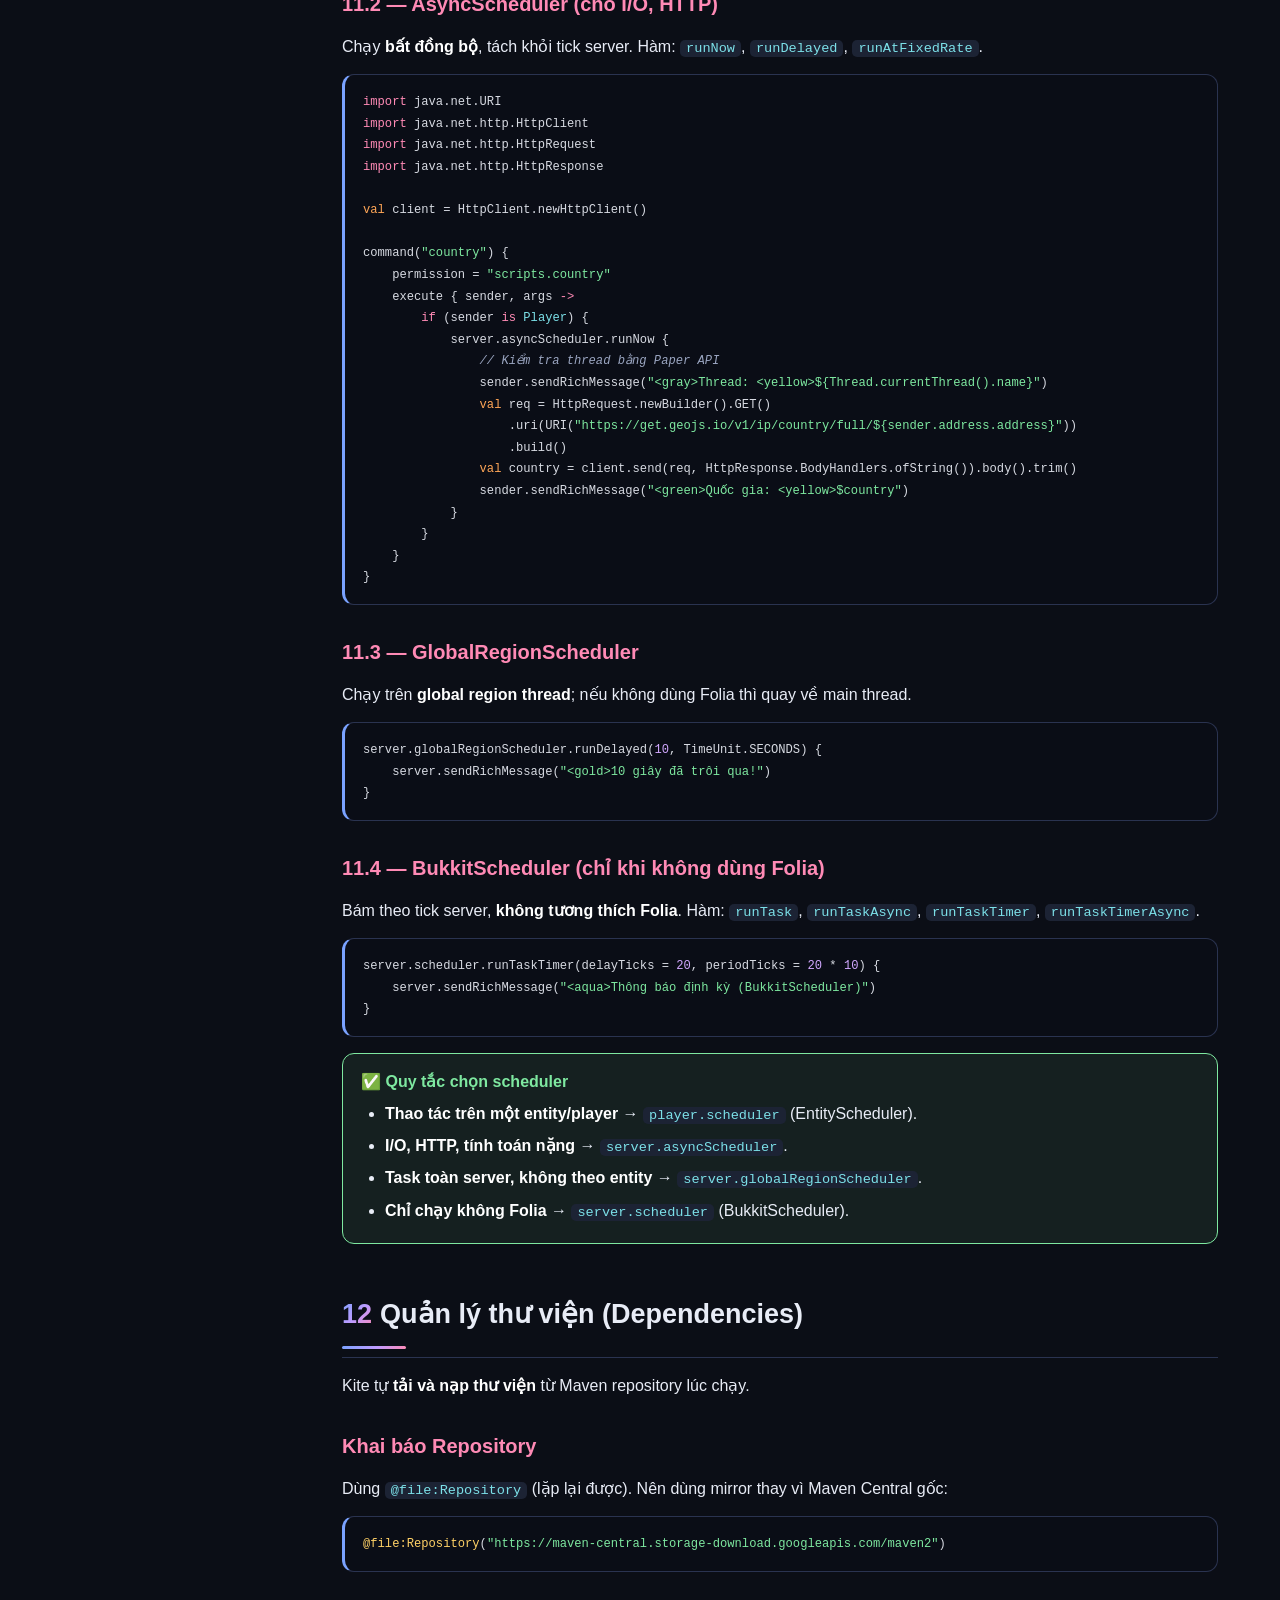
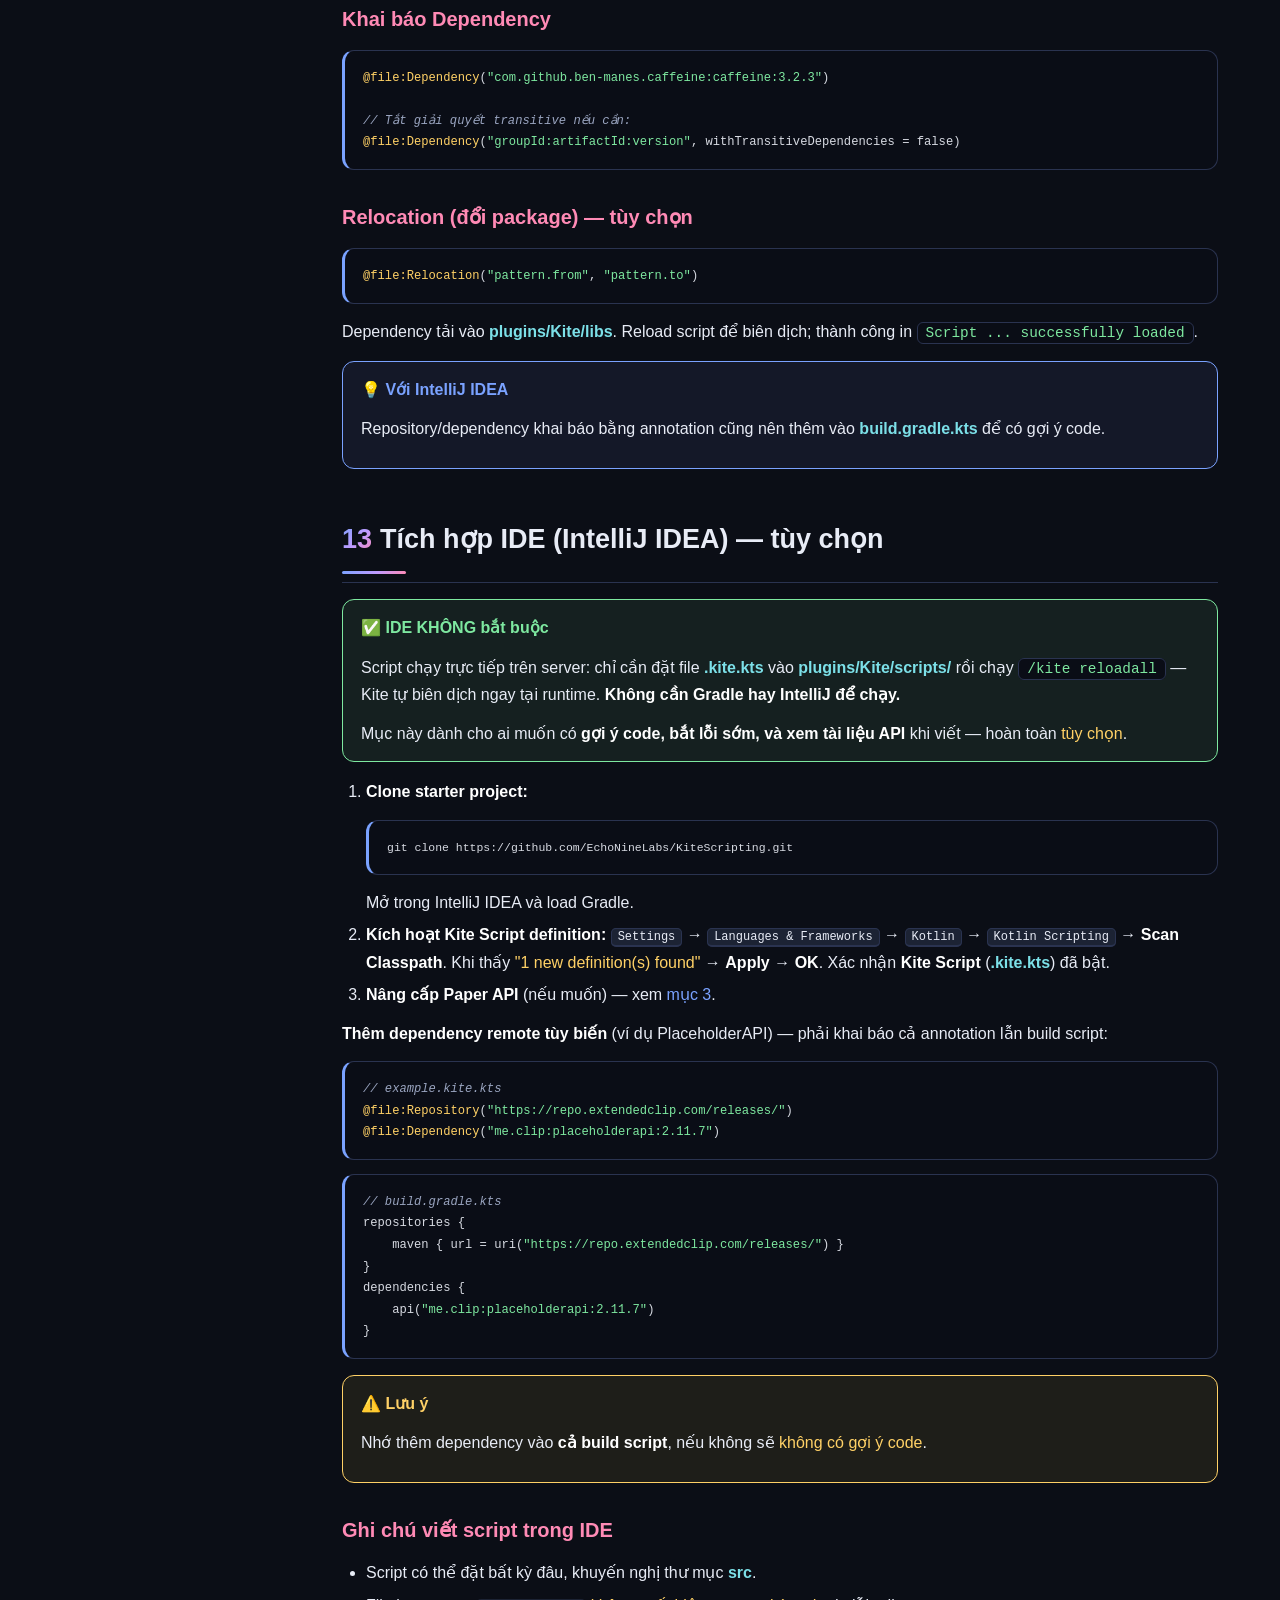
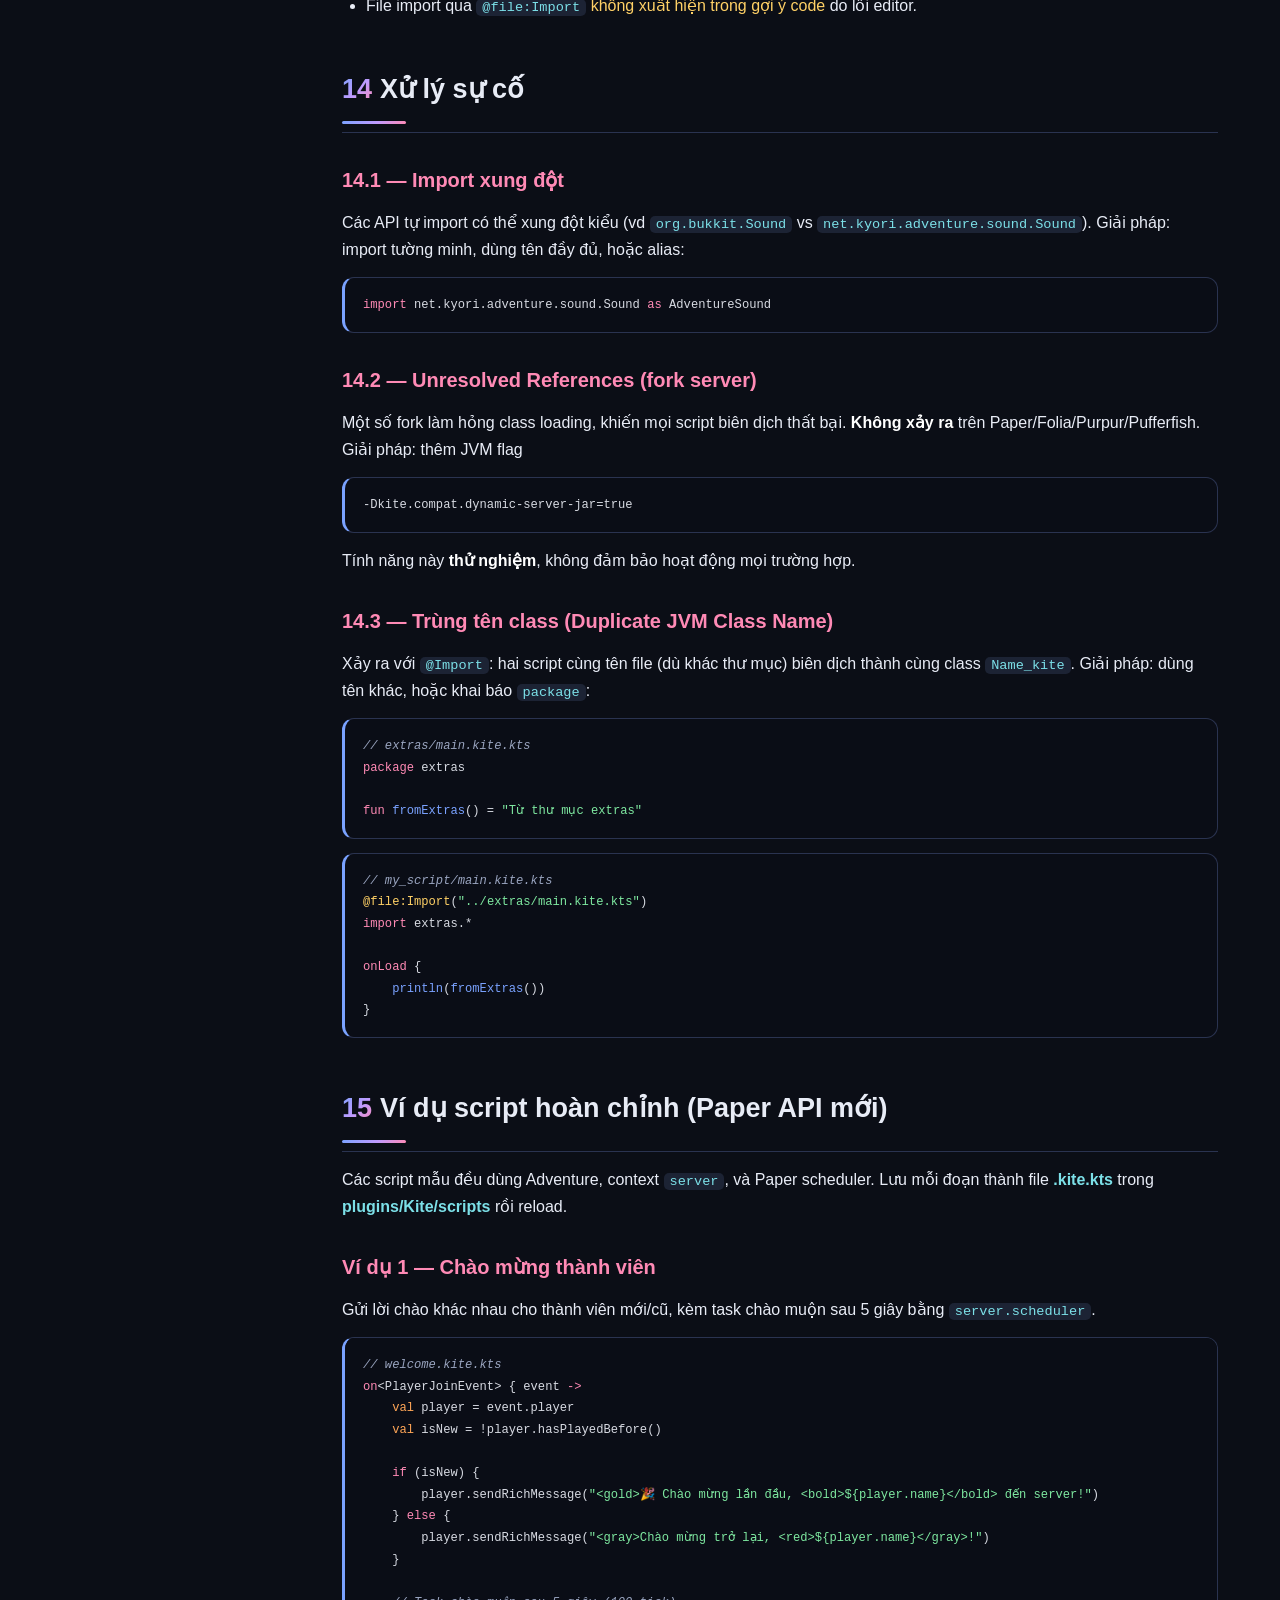
<file: kite/kite-wiki.html>
<!DOCTYPE html>
<html lang="vi">
<head>
<meta charset="UTF-8">
<meta name="viewport" content="width=device-width, initial-scale=1.0">
<title>Kite Wiki — Kotlin Scripting hiện đại cho Paper</title>
<link rel="stylesheet" href="style.css">
</head>
<body>
<div class="layout">

  <!-- ============ SIDEBAR ============ -->
  <aside class="sidebar">
    <div class="brand"><span class="logo">🪁</span> Kite Wiki</div>
    <div class="tagline">Kotlin Scripting hiện đại cho Paper</div>

    <div class="nav-group">Bắt đầu</div>
    <a class="nav-item" href="#gioi-thieu">Giới thiệu</a>
    <a class="nav-item" href="#cai-dat">Cài đặt</a>
    <a class="nav-item" href="#nang-cap-api">Nâng cấp Paper API</a>

    <div class="nav-group">Nền tảng</div>
    <a class="nav-item" href="#cau-truc-script">Cấu trúc script</a>
    <a class="nav-item" href="#vong-doi">Vòng đời script</a>
    <a class="nav-item" href="#script-context">Script Context</a>

    <div class="nav-group">API hiện đại</div>
    <a class="nav-item" href="#adventure">Adventure Text</a>
    <a class="nav-item" href="#legacy-vs-modern">Bukkit cũ → Paper mới</a>
    <a class="nav-item" href="#event-listener">Event Listener</a>
    <a class="nav-item" href="#command">Đăng ký lệnh</a>
    <a class="nav-item" href="#scheduler">Scheduler (Folia-ready)</a>

    <div class="nav-group">Nâng cao</div>
    <a class="nav-item" href="#dependencies">Quản lý thư viện</a>
    <a class="nav-item" href="#ide">Tích hợp IDE</a>
    <a class="nav-item" href="#troubleshooting">Xử lý sự cố</a>

    <div class="nav-group">Ví dụ</div>
    <a class="nav-item" href="#vd1">Chào mừng thành viên</a>
    <a class="nav-item" href="#vd2">Lệnh warp ngẫu nhiên</a>
    <a class="nav-item" href="#vd3">Broadcast định kỳ</a>
    <a class="nav-item" href="#vd4">Plugin API (PlaceholderAPI)</a>
    <a class="nav-item" href="#vd5">HTTP request async</a>
    <a class="nav-item" href="#vd6">Đa file + thư viện</a>
    <a class="nav-item" href="#vd7">Kit — cấp trang bị</a>
    <a class="nav-item" href="#vd8">Rank — prefix quyền</a>
    <a class="nav-item" href="#vd9">Warp menu (GUI)</a>
    <a class="nav-item" href="#vd10">Fly toggle</a>
    <a class="nav-item" href="#vd11">PvP toggle</a>
    <a class="nav-item" href="#vd12">NPC FancyNpcs</a>
    <a class="nav-item" href="#vd13">Bắt Custom Event</a>
    <a class="nav-item" href="#vd14">Tạo &amp; đọc file (message.yml)</a>
    <a class="nav-item" href="#vd15">Quest NPC (flag bằng quyền)</a>

    <div class="nav-group">Liên kết</div>
    <a class="nav-item" href="#nguon">Tài nguyên &amp; nguồn</a>
    <a class="nav-item guide-link" href="guide.html">📘 Lộ trình học (từ A→Z)</a>
  </aside>

  <!-- ============ CONTENT ============ -->
  <main class="content">

    <h1>Kite Wiki
      <span class="sub">Kotlin Scripting cho Minecraft với <strong style="color:var(--green)">Paper API mới</strong> — server <strong style="color:var(--cyan)">Paper 1.21.11</strong> · tổng hợp từ tài liệu chính thức, định hướng hiện đại</span>
    </h1>

    <div class="hero">
      <p><strong>Kite</strong> là plugin cung cấp <strong>runtime scripting Kotlin</strong> cho server Minecraft dựa trên Paper. Script được biên dịch thành <strong>Java bytecode</strong> (hiệu năng gần bằng native), có toàn quyền truy cập Bukkit/Paper API.</p>
      <p>Wiki này được viết theo định hướng <strong>chỉ dùng API Paper hiện đại</strong>: Adventure <code>Component</code>, <code>sendRichMessage</code>, Paper scheduler tương thích Folia — hạn chế tối đa các hàm Bukkit cũ đã deprecated.</p>
      <div class="badges">
        <span class="badge acc">⚡ Paper API mới</span>
        <span class="badge">🧩 Adventure Component</span>
        <span class="badge acc">🪶 Folia-ready</span>
        <span class="badge">🧵 Async / Entity Scheduler</span>
        <span class="badge">📦 Tự tải thư viện</span>
      </div>
    </div>

    <div class="toc-card">
      <h3>📑 Mục lục</h3>
      <ol>
        <li><a href="#gioi-thieu">Giới thiệu</a></li>
        <li><a href="#cai-dat">Cài đặt</a></li>
        <li><a href="#nang-cap-api">Nâng cấp Paper API</a></li>
        <li><a href="#cau-truc-script">Cấu trúc script</a></li>
        <li><a href="#vong-doi">Vòng đời script</a></li>
        <li><a href="#script-context">Script Context</a></li>
        <li><a href="#adventure">Adventure Text</a></li>
        <li><a href="#legacy-vs-modern">Bukkit cũ → Paper mới</a></li>
        <li><a href="#event-listener">Event Listener</a></li>
        <li><a href="#command">Đăng ký lệnh</a></li>
        <li><a href="#scheduler">Scheduler</a></li>
        <li><a href="#dependencies">Quản lý thư viện</a></li>
        <li><a href="#ide">Tích hợp IDE</a></li>
        <li><a href="#troubleshooting">Xử lý sự cố</a></li>
        <li><a href="#vd1">Ví dụ 1 — Chào mừng</a></li>
        <li><a href="#vd2">Ví dụ 2 — Warp ngẫu nhiên</a></li>
        <li><a href="#vd3">Ví dụ 3 — Broadcast</a></li>
        <li><a href="#vd4">Ví dụ 4 — Plugin API</a></li>
        <li><a href="#vd5">Ví dụ 5 — HTTP async</a></li>
        <li><a href="#vd6">Ví dụ 6 — Đa file + thư viện</a></li>
        <li><a href="#vd7">Ví dụ 7 — Kit</a></li>
        <li><a href="#vd8">Ví dụ 8 — Rank</a></li>
        <li><a href="#vd9">Ví dụ 9 — Warp menu</a></li>
        <li><a href="#vd10">Ví dụ 10 — Fly</a></li>
        <li><a href="#vd11">Ví dụ 11 — PvP</a></li>
        <li><a href="#vd12">Ví dụ 12 — NPC FancyNpcs</a></li>
        <li><a href="#vd13">Ví dụ 13 — Bắt Custom Event</a></li>
        <li><a href="#vd14">Ví dụ 14 — Tạo &amp; đọc file (message.yml)</a></li>
        <li><a href="#vd15">Ví dụ 15 — Quest NPC (flag bằng quyền)</a></li>
      </ol>
    </div>

    <!-- ===================== 1. GIỚI THIỆU ===================== -->
    <h2 id="gioi-thieu"><span class="num">1</span>Giới thiệu về Kite</h2>

    <h3>Kite là gì?</h3>
    <p>Kite là <strong>runtime scripting Kotlin</strong> cho server Minecraft. Thay vì một ngôn ngữ script riêng (như Skript), bạn viết bằng <strong>Kotlin</strong> và truy cập trực tiếp toàn bộ Bukkit/Paper API — với sức mạnh ngang một plugin Java thực thụ.</p>

    <h3>Điểm mạnh</h3>
    <ul>
      <li><strong>Hiệu năng cao:</strong> biên dịch thành Java bytecode, gần bằng native.</li>
      <li><strong>Toàn quyền API:</strong> dùng Bukkit API, thư viện, và API của các plugin khác.</li>
      <li><strong>Tương thích Folia:</strong> có sẵn wrapper scheduler tương thích Folia.</li>
      <li><strong>Đăng ký lệnh đơn giản:</strong> chỉ với một hàm <code>command(...)</code>.</li>
      <li><strong>Lắng nghe event:</strong> Bukkit/Spigot/Paper hoặc custom event của plugin.</li>
      <li><strong>Đa file:</strong> chia script thành nhiều file dễ quản lý.</li>
    </ul>

    <h3>Yêu cầu hệ thống</h3>
    <table>
      <tr><th>Thành phần</th><th>Yêu cầu</th></tr>
      <tr><td>Server</td><td>Dựa trên <strong>Paper</strong> — bạn đang dùng <strong>1.21.11</strong></td></tr>
      <tr><td>Java</td><td>Java <strong>21</strong></td></tr>
      <tr><td>Kiến thức</td><td>Kotlin cơ bản</td></tr>
    </table>

    <div class="callout note">
      <div class="ttl">📌 Ghi chú phiên bản</div>
      <p><strong>Kite đã có phiên bản hỗ trợ Paper 1.21.11</strong> — khớp với server của bạn; chỉ cần đặt script lên server là chạy. Nếu dùng IntelliJ để có gợi ý code đúng bản API 1.21.11, bạn nên khai báo <code>paper-api:1.21.11</code> tường minh trong starter project — xem <a href="#nang-cap-api">mục 3</a>.</p>
    </div>

    <!-- ===================== 2. CÀI ĐẶT ===================== -->
    <h2 id="cai-dat"><span class="num">2</span>Cài đặt</h2>

    <ol>
      <li><strong>Tải JAR</strong> của Kite từ <strong>Modrinth</strong>, <strong>Hangar</strong>, hoặc <strong>GitHub</strong> (<code>github.com/EchoNineLabs/Kite</code>).</li>
      <li>Đặt file JAR vào thư mục <span class="file-path">plugins</span>.</li>
      <li>Khởi động lại server → thư mục <span class="file-path">plugins/Kite/scripts</span> được tạo tự động.</li>
    </ol>

    <div class="callout success">
      <div class="ttl">✅ Kiểm tra nhanh</div>
      <p>Tạo <span class="file-path">plugins/Kite/scripts/test.kite.kts</span>:</p>
      <pre><code><span class="tok-kw">onLoad</span> {
    <span class="tok-fn">println</span>(<span class="tok-str">"Kite đang chạy! 🪁"</span>)
}</code></pre>
      <p>Chạy <span class="cmd">/kite reloadall</span> và quan sát console.</p>
    </div>

    <!-- ===================== 3. NÂNG CẤP PAPER API ===================== -->
    <h2 id="nang-cap-api"><span class="num">3</span>Nâng cấp Paper API lên bản mới</h2>

    <div class="callout note">
      <div class="ttl">💡 Chỉ cần nếu bạn dùng IDE</div>
      <p>Đặt script trực tiếp lên server thì <strong>không cần phần này</strong> — Kite đã hỗ trợ Paper 1.21.11 và tự biên dịch. Mục này chỉ dành cho ai dùng IntelliJ và muốn <strong>gợi ý code khớp bản API 1.21.11</strong>.</p>
    </div>

    <p><strong>Kite đã có bản hỗ trợ Paper 1.21.11</strong> — bạn không cần tự build. Tuy nhiên, Kite mặc định đi kèm sẵn <code>paper-api 1.21.1</code>. Để <strong>IDE gợi ý code đúng bản 1.21.11</strong> (khớp server của bạn), bạn khai báo <code>paper-api:1.21.11</code> tường minh trong <span class="file-path">build.gradle.kts</span> của starter project — <strong>không phải bằng annotation trong script</strong>:</p>

    <pre><code>dependencies {
    <span class="tok-com">// Loại bỏ Paper API 1.21.1 mà Kite đi kèm</span>
    api(<span class="tok-str">"dev.echonine.kite:kite:1.2.4"</span>) {
        exclude(module = <span class="tok-str">"paper-api"</span>)
    }
    <span class="tok-com">// Khai báo Paper API khớp server của bạn (1.21.11)</span>
    api(<span class="tok-str">"io.papermc.paper:paper-api:1.21.11-R0.1-SNAPSHOT"</span>)
}</code></pre>

    <p>Sau khi sửa, reload Gradle trong IntelliJ. Script của bạn giờ được IDE biên dịch với <strong>Paper API 1.21.11</strong>, khớp với server và có đầy đủ method/class mới nhất.</p>

    <div class="callout warn">
      <div class="ttl">⚠️ Quan trọng</div>
      <ul style="margin:0">
        <li>Annotation <code>@file:Dependency</code> dùng để <strong>tải thư viện runtime phụ trợ</strong>, <strong>không</strong> để đổi Paper API version.</li>
        <li>Việc khai báo version Paper API (cho IDE gợi ý code) chỉ thực hiện qua <strong>starter project Gradle</strong>.</li>
        <li>Server thực tế phải chạy bản Paper <strong>tương đương hoặc mới hơn</strong> API bạn khai báo.</li>
      </ul>
    </div>

    <!-- ===================== 4. CẤU TRÚC SCRIPT ===================== -->
    <h2 id="cau-truc-script"><span class="num">4</span>Cấu trúc script</h2>

    <h3>Đuôi file &amp; vị trí</h3>
    <p>Script có đuôi <span class="file-path">.kite.kts</span>, đặt trong <span class="file-path">plugins/Kite/scripts</span> (trực tiếp hoặc trong thư mục con).</p>

    <h3>Script một file</h3>
    <pre><code><span class="tok-com">// scripts/hello.kite.kts</span>
<span class="tok-kw">onLoad</span> {
    <span class="tok-fn">println</span>(<span class="tok-str">"Xin chào từ script một file!"</span>)
}</code></pre>

    <h3>Script đa file</h3>
    <p>Nếu đặt trong thư mục con, thư mục đó <strong>bắt buộc có file entry point</strong> tên <span class="file-path">main.kite.kts</span>. Các file khác import qua <code>@file:Import</code>.</p>

    <pre><code><span class="tok-com">// scripts/my_plugin/main.kite.kts</span>
<span class="tok-ann">@file:Import</span>(<span class="tok-str">"helpers.kite.kts"</span>)

<span class="tok-kw">onLoad</span> {
    <span class="tok-fn">println</span>(<span class="tok-str">"Đã nạp my_plugin!"</span>)
    <span class="tok-fn">printHelper</span>() <span class="tok-com">// hàm từ helpers.kite.kts</span>
}</code></pre>

    <pre><code><span class="tok-com">// scripts/my_plugin/helpers.kite.kts</span>
<span class="tok-kw">fun</span> <span class="tok-fn">printHelper</span>() {
    <span class="tok-fn">println</span>(<span class="tok-str">"Tôi là helper! 🧰"</span>)
}</code></pre>

    <div class="callout note">
      <div class="ttl">💡 Ghi chú</div>
      <p>Script một file và đa file <em>có thể dùng đồng thời</em> trong cùng server.</p>
    </div>

    <!-- ===================== 5. VÒNG ĐỜI SCRIPT ===================== -->
    <h2 id="vong-doi"><span class="num">5</span>Vòng đời script</h2>

    <p>Mỗi script có hai khối: <code>onLoad</code> (sau khi nạp) và <code>onUnload</code> (trước khi gỡ). Dùng chúng để khởi tạo và dọn dẹp tài nguyên.</p>

    <div class="callout warn">
      <div class="ttl">⚠️ Lời khuyên từ nhà phát triển</div>
      <p>Hãy <strong>tận dụng triệt để</strong> hai khối này để hủy task, xóa dữ liệu tạm… khi script bị gỡ.</p>
    </div>

    <pre><code><span class="tok-kw">onLoad</span> {
    <span class="tok-fn">println</span>(<span class="tok-str">"Hello, World!"</span>)
}

<span class="tok-kw">onUnload</span> {
    <span class="tok-fn">println</span>(<span class="tok-str">"Goodbye, World!"</span>)
}</code></pre>

    <h3>⚠️ Biên dịch bất đồng bộ</h3>
    <p>Kite biên dịch script thành bytecode (cache tại <span class="file-path">plugins/Kite/cache</span>). Các lời gọi hàm, khởi tạo property/object <strong>ở top-level</strong> chạy ngay sau biên dịch, nhưng vì biên dịch là <strong>bất đồng bộ</strong>, bạn nên <strong>tránh gọi hàm non-thread-safe</strong> ở ngoài các khối <code>onLoad</code>/<code>onUnload</code>.</p>

    <div class="callout danger">
      <div class="ttl">🚫 Ví dụ SAI — sẽ ném exception</div>
      <p><code>getTargetBlockExact</code> chỉ gọi được trên main thread, nhưng đoạn dưới chạy ngay sau biên dịch:</p>
      <pre><code><span class="tok-var">val</span> targetBlock = server.getPlayer(<span class="tok-str">"Player"</span>).getTargetBlockExact(<span class="tok-num">10</span>)

<span class="tok-kw">onLoad</span> {
    <span class="tok-fn">println</span>(targetBlock.type)
}</code></pre>
    </div>

    <div class="callout success">
      <div class="ttl">✅ Ví dụ ĐÚNG — đưa vào trong onLoad</div>
      <pre><code><span class="tok-kw">onLoad</span> {
    <span class="tok-var">val</span> targetBlock = server.getPlayer(<span class="tok-str">"Player"</span>).getTargetBlockExact(<span class="tok-num">10</span>)
    <span class="tok-fn">println</span>(targetBlock.type)
}</code></pre>
    </div>

    <!-- ===================== 6. SCRIPT CONTEXT ===================== -->
    <h2 id="script-context"><span class="num">6</span>Script Context</h2>

    <p>Kite cung cấp các biến <strong>context</strong> luôn có sẵn trong mọi script. Hãy dùng chúng thay cho các truy cập static của Bukkit (xem mục <a href="#legacy-vs-modern">Bukkit cũ → Paper mới</a>).</p>

    <table>
      <tr><th>Biến</th><th>Kiểu</th><th>Ý nghĩa</th></tr>
      <tr><td><code>name</code></td><td><code>File</code></td><td>Tên script</td></tr>
      <tr><td><code>entryPoint</code></td><td><code>File</code></td><td>File điểm vào</td></tr>
      <tr><td><code>plugin</code></td><td><code>JavaPlugin</code></td><td>Instance plugin Kite</td></tr>
      <tr><td><code>server</code></td><td><code>Server</code></td><td>Instance server (Paper)</td></tr>
      <tr><td><code>logger</code></td><td><code>ComponentLogger</code></td><td>Logger hỗ trợ Adventure</td></tr>
    </table>

    <pre><code><span class="tok-kw">onLoad</span> {
    <span class="tok-fn">logger</span>.info(<span class="tok-str">"Script "</span> + name.name + <span class="tok-str">" đã được nạp!"</span>)
    <span class="tok-fn">println</span>(server.name)
}</code></pre>

    <h3>Import tự động</h3>
    <p>Hầu hết import Bukkit/Paper/Adventure được thêm tự động lúc biên dịch:</p>
    <ul>
      <li><code>org.bukkit</code></li>
      <li><code>io.papermc.paper</code></li>
      <li><code>com.destroytokyo.paper</code></li>
      <li><code>net.kyori.adventure.text</code> — <strong>Adventure đã có sẵn</strong></li>
    </ul>
    <p>API plugin khác <strong>phải import tường minh</strong> (xem <a href="#vd4">Ví dụ 4</a>).</p>

    <!-- ===================== 7. ADVENTURE TEXT ===================== -->
    <h2 id="adventure"><span class="num">7</span>Adventure Text — hệ thống chat hiện đại</h2>

    <p><strong>Adventure</strong> là thư viện chat của Paper, thay thế hoàn toàn <code>ChatColor</code> và chuỗi màu kiểu cũ. Kite <strong>tự import sẵn</strong> <code>net.kyori.adventure.text</code>.</p>

    <h3>7.1 — Rich Text (mini tags) — nhanh nhất</h3>
    <p>Kite cung cấp tiện ích <code>sendRichMessage</code> nhận chuỗi có tag màu:</p>
    <pre><code>player.sendRichMessage(<span class="tok-str">"&lt;red&gt;Máu thấp!&lt;/red&gt; &lt;yellow&gt;Bạn có &lt;gold&gt;${player.health}&lt;/gold&gt; HP."</span>)
player.sendRichMessage(<span class="tok-str">"&lt;bold&gt;Nhấn để mở web: &lt;click:open_url:'https://example.com'&gt;&lt;underline&gt;tại đây&lt;/click&gt;."</span>)</code></pre>

    <h3>7.2 — Component trực tiếp</h3>
    <pre><code><span class="tok-var">val</span> msg = Component.text(<span class="tok-str">"Chào "</span>)
    .color(NamedTextColor.<span class="tok-cls">GREEN</span>)
    .append(Component.text(player.name).color(NamedTextColor.<span class="tok-cls">YELLOW</span>))
    .append(Component.text(<span class="tok-str">"!"</span>).decorate(TextDecoration.<span class="tok-cls">BOLD</span>))

player.sendMessage(msg)</code></pre>

    <h3>7.3 — Các tiện ích chính</h3>
    <table>
      <tr><th>Ngữ cảnh</th><th>Hàm hiện đại</th></tr>
      <tr><td>Gửi chat player</td><td><code>player.sendRichMessage("...")</code> / <code>player.sendMessage(Component)</code></td></tr>
      <tr><td>Gửi chat player (không parse)</td><td><code>player.sendPlainMessage("...")</code></td></tr>
      <tr><td>Broadcast toàn server</td><td><code>server.sendRichMessage("...")</code></td></tr>
      <tr><td>Action bar</td><td><code>player.sendRichActionBar("...")</code> / <code>player.sendActionBar(Component)</code></td></tr>
      <tr><td>Title</td><td><code>player.showTitle(Title.title(Component, Component))</code></td></tr>
      <tr><td>Kick</td><td><code>player.kick(Component)</code></td></tr>
      <tr><td>Logger</td><td><code>logger.info(Component)</code> — logger là <code>ComponentLogger</code></td></tr>
    </table>

    <!-- ===================== 8. LEGACY VS MODERN ===================== -->
    <h2 id="legacy-vs-modern"><span class="num">8</span>Bukkit cũ → Paper mới</h2>

    <p>Bảng quy đổi nhanh các thói quen <strong>Bukkit API cũ</strong> sang <strong>Paper/Adventure hiện đại</strong>. Trong wiki này, mọi ví dụ đều dùng cột bên phải.</p>

    <table>
      <tr><th>❌ Bukkit cũ (legacy)</th><th>✅ Paper/Adventure mới</th></tr>
      <tr><td class="old"><code>player.sendMessage("&amp;aHello")</code></td><td class="new"><code>player.sendRichMessage("&lt;green&gt;Hello")</code></td></tr>
      <tr><td class="old"><code>server.broadcastMessage("Hi")</code></td><td class="new"><code>server.sendRichMessage("Hi")</code></td></tr>
      <tr><td class="old"><code>Bukkit.getPlayer(name)</code></td><td class="new"><code>server.getPlayer(name)</code> (dùng context <code>server</code>)</td></tr>
      <tr><td class="old"><code>Bukkit.getServer()</code></td><td class="new">Biến context <code>server</code> có sẵn</td></tr>
      <tr><td class="old"><code>ChatColor.RED</code></td><td class="new"><code>NamedTextColor.RED</code> / tag <code>&lt;red&gt;</code></td></tr>
      <tr><td class="old"><code>player.getLocation()</code></td><td class="new"><code>player.location</code></td></tr>
      <tr><td class="old"><code>player.getWorld()</code></td><td class="new"><code>player.world</code></td></tr>
      <tr><td class="old"><code>player.sendTitle(a, b, 10, 20, 10)</code></td><td class="new"><code>player.showTitle(Title.title(Component, Component))</code></td></tr>
      <tr><td class="old"><code>player.sendActionBar("...")</code> (String)</td><td class="new"><code>player.sendRichActionBar("...")</code></td></tr>
      <tr><td class="old"><code>player.kick("reason")</code></td><td class="new"><code>player.kick(Component.text("reason"))</code></td></tr>
      <tr><td class="old">Định thời qua <code>Bukkit.getScheduler()</code></td><td class="new"><code>server.asyncScheduler</code> / <code>player.scheduler</code> (xem <a href="#scheduler">Scheduler</a>)</td></tr>
      <tr><td class="old"><code>Bukkit.isPrimaryThread()</code></td><td class="new"><code>server.isPrimaryThread</code></td></tr>
    </table>

    <div class="callout note">
      <div class="ttl">💡 Nguyên tắc chung</div>
      <ul style="margin:0">
        <li>Ưu tiên <strong>Adventure</strong> để làm text, không dùng <code>ChatColor</code>/mã <code>&amp;</code>.</li>
        <li>Dùng <strong>biến context</strong> (<code>server</code>, <code>plugin</code>, <code>logger</code>) thay cho truy cập static <code>Bukkit.*</code>.</li>
        <li>Dùng <strong>Paper scheduler</strong> (<code>EntityScheduler</code>, <code>AsyncScheduler</code>, <code>GlobalRegionScheduler</code>) để tương thích Folia.</li>
      </ul>
    </div>

    <!-- ===================== 9. EVENT LISTENER ===================== -->
    <h2 id="event-listener"><span class="num">9</span>Event Listener</h2>

    <p>Tạo listener bằng <code>on&lt;Event&gt;</code>. Event <strong>tự động hủy đăng ký</strong> khi script gỡ. Luôn dùng Adventure để gửi message.</p>

    <h3>Ví dụ cơ bản</h3>
    <pre><code><span class="tok-kw">on</span>&lt;PlayerJoinEvent&gt; { event <span class="tok-kw">-&gt;</span>
    <span class="tok-kw">if</span> (event.player.hasPlayedBefore() == <span class="tok-cm">true</span>) {
        event.player.sendRichMessage(<span class="tok-str">"&lt;gray&gt;Chào mừng trở lại, &lt;red&gt;${event.player.name}!"</span>)
    }
}</code></pre>

    <h3>Chỉ định priority</h3>
    <pre><code><span class="tok-kw">on</span>&lt;PlayerDeathEvent&gt;(priority = EventPriority.<span class="tok-cls">MONITOR</span>) {
    <span class="tok-com">// xử lý sau cùng, không thay đổi kết quả event</span>
}</code></pre>

    <h3>Title chào mừng bằng Adventure</h3>
    <pre><code><span class="tok-kw">on</span>&lt;PlayerJoinEvent&gt; { event <span class="tok-kw">-&gt;</span>
    <span class="tok-var">val</span> player = event.player
    player.showTitle(
        Title.title(
            Component.text(<span class="tok-str">"Chào mừng!"</span>).color(NamedTextColor.<span class="tok-cls">GOLD</span>),
            Component.text(player.name).color(NamedTextColor.<span class="tok-cls">YELLOW</span>)
        )
    )
}</code></pre>

    <div class="callout note">
      <div class="ttl">🧩 Custom events</div>
      <p>Lắng nghe event <strong>tùy biến của plugin khác</strong> bằng cách import loại event và dùng <code>on&lt;YourCustomEvent&gt;</code>.</p>
    </div>

    <!-- ===================== 10. COMMAND ===================== -->
    <h2 id="command"><span class="num">10</span>Đăng ký lệnh (Command)</h2>

    <p>Lệnh qua API Kite <strong>tự động hủy đăng ký</strong> khi script gỡ. Chỉ cần <strong>tên lệnh</strong> là bắt buộc.</p>

    <pre><code>command(<span class="tok-str">"echo"</span>) {
    description = <span class="tok-str">"In ra message người chơi truyền vào."</span>
    permission = <span class="tok-str">"scripts.command.echo"</span>
    usage = <span class="tok-str">"/echo [message]"</span>
    aliases = <span class="tok-fn">listOf</span>(<span class="tok-str">"e"</span>, <span class="tok-str">"print"</span>)

    execute { sender, args <span class="tok-kw">-&gt;</span>
        <span class="tok-var">val</span> message = args.joinToString(<span class="tok-str">" "</span>)
        sender.sendRichMessage(message)
    }

    tabComplete { sender, args <span class="tok-kw">-&gt;</span>
        <span class="tok-kw">return@tabComplete</span> <span class="tok-fn">emptyList</span>()
    }
}</code></pre>

    <h3>Tham số khối lệnh</h3>
    <table>
      <tr><th>Thuộc tính</th><th>Ý nghĩa</th></tr>
      <tr><td><code>description</code></td><td>Mô tả lệnh</td></tr>
      <tr><td><code>permission</code></td><td>Permission cần thiết</td></tr>
      <tr><td><code>usage</code></td><td>Cú pháp sử dụng</td></tr>
      <tr><td><code>aliases</code></td><td>Danh sách lệnh tắt</td></tr>
      <tr><td><code>execute { sender, args -&gt; }</code></td><td>Logic khi gõ lệnh</td></tr>
      <tr><td><code>tabComplete { sender, args -&gt; }</code></td><td>Gợi ý tab</td></tr>
    </table>

    <h3>Kiểm tra người gọi là player + truy cập world qua property</h3>
    <pre><code>command(<span class="tok-str">"heal"</span>) {
    permission = <span class="tok-str">"scripts.command.heal"</span>
    execute { sender, args <span class="tok-kw">-&gt;</span>
        <span class="tok-kw">if</span> (sender <span class="tok-kw">is</span> <span class="tok-cls">Player</span>) {
            sender.health = sender.maxHealth
            sender.sendRichMessage(<span class="tok-str">"&lt;green&gt;Bạn đã được hồi máu!"</span>)
            <span class="tok-com">// sender.world — property Paper thay cho getWorld()</span>
            <span class="tok-fn">println</span>(sender.world.name)
        } <span class="tok-kw">else</span> {
            sender.sendRichMessage(<span class="tok-str">"&lt;red&gt;Lệnh này chỉ dùng cho người chơi."</span>)
        }
    }
}</code></pre>

    <!-- ===================== 11. SCHEDULER ===================== -->
    <h2 id="scheduler"><span class="num">11</span>Scheduler — bộ lập lịch Folia-ready</h2>

    <p>Task qua API Kite <strong>tự động hủy</strong> khi script gỡ. Nếu dùng trực tiếp Bukkit/Paper API, bạn phải tự quản lý vòng đời. Trong wiki này, ta ưu tiên <strong>Paper scheduler</strong> thay vì <code>BukkitScheduler</code> cũ (không tương thích Folia).</p>

    <h3>11.1 — EntityScheduler (khuyến nghị cho player)</h3>
    <p>Thực thi task trên <strong>region sở hữu entity</strong> — an toàn với Folia. Hàm: <code>run</code>, <code>runDelayed</code>, <code>runAtFixedRate</code>.</p>
    <pre><code><span class="tok-kw">on</span>&lt;PlayerJoinEvent&gt; { event <span class="tok-kw">-&gt;</span>
    event.player.scheduler.run {
        event.player.sendPlainMessage(<span class="tok-str">"Xin chào, ${it.name}, chào mừng đến server!"</span>)
    }
    event.player.scheduler.runDelayed(<span class="tok-num">30</span>, TimeUnit.SECONDS, {
        event.player.kick(Component.text(<span class="tok-str">"Bạn đã chơi hơn 30 giây... Quá lâu rồi!"</span>))
    })
    event.player.scheduler.runAtFixedRate(<span class="tok-num">5</span>, <span class="tok-num">5</span>, TimeUnit.SECONDS, {
        event.player.level = event.player.level + <span class="tok-num">1</span>
    })
}</code></pre>

    <h3>11.2 — AsyncScheduler (cho I/O, HTTP)</h3>
    <p>Chạy <strong>bất đồng bộ</strong>, tách khỏi tick server. Hàm: <code>runNow</code>, <code>runDelayed</code>, <code>runAtFixedRate</code>.</p>
    <pre><code><span class="tok-kw">import</span> java.net.URI
<span class="tok-kw">import</span> java.net.http.HttpClient
<span class="tok-kw">import</span> java.net.http.HttpRequest
<span class="tok-kw">import</span> java.net.http.HttpResponse

<span class="tok-var">val</span> client = HttpClient.newHttpClient()

command(<span class="tok-str">"country"</span>) {
    permission = <span class="tok-str">"scripts.country"</span>
    execute { sender, args <span class="tok-kw">-&gt;</span>
        <span class="tok-kw">if</span> (sender <span class="tok-kw">is</span> <span class="tok-cls">Player</span>) {
            server.asyncScheduler.runNow {
                <span class="tok-com">// Kiểm tra thread bằng Paper API</span>
                sender.sendRichMessage(<span class="tok-str">"&lt;gray&gt;Thread: &lt;yellow&gt;${Thread.currentThread().name}"</span>)
                <span class="tok-var">val</span> req = HttpRequest.newBuilder().GET()
                    .uri(URI(<span class="tok-str">"https://get.geojs.io/v1/ip/country/full/${sender.address.address}"</span>))
                    .build()
                <span class="tok-var">val</span> country = client.send(req, HttpResponse.BodyHandlers.ofString()).body().trim()
                sender.sendRichMessage(<span class="tok-str">"&lt;green&gt;Quốc gia: &lt;yellow&gt;$country"</span>)
            }
        }
    }
}</code></pre>

    <h3>11.3 — GlobalRegionScheduler</h3>
    <p>Chạy trên <strong>global region thread</strong>; nếu không dùng Folia thì quay về main thread.</p>
    <pre><code>server.globalRegionScheduler.runDelayed(<span class="tok-num">10</span>, TimeUnit.SECONDS) {
    server.sendRichMessage(<span class="tok-str">"&lt;gold&gt;10 giây đã trôi qua!"</span>)
}</code></pre>

    <h3>11.4 — BukkitScheduler (chỉ khi không dùng Folia)</h3>
    <p>Bám theo tick server, <strong>không tương thích Folia</strong>. Hàm: <code>runTask</code>, <code>runTaskAsync</code>, <code>runTaskTimer</code>, <code>runTaskTimerAsync</code>.</p>
    <pre><code>server.scheduler.runTaskTimer(delayTicks = <span class="tok-num">20</span>, periodTicks = <span class="tok-num">20</span> * <span class="tok-num">10</span>) {
    server.sendRichMessage(<span class="tok-str">"&lt;aqua&gt;Thông báo định kỳ (BukkitScheduler)"</span>)
}</code></pre>

    <div class="callout success">
      <div class="ttl">✅ Quy tắc chọn scheduler</div>
      <ul style="margin:0">
        <li><strong>Thao tác trên một entity/player</strong> → <code>player.scheduler</code> (EntityScheduler).</li>
        <li><strong>I/O, HTTP, tính toán nặng</strong> → <code>server.asyncScheduler</code>.</li>
        <li><strong>Task toàn server, không theo entity</strong> → <code>server.globalRegionScheduler</code>.</li>
        <li><strong>Chỉ chạy không Folia</strong> → <code>server.scheduler</code> (BukkitScheduler).</li>
      </ul>
    </div>

    <!-- ===================== 12. DEPENDENCIES ===================== -->
    <h2 id="dependencies"><span class="num">12</span>Quản lý thư viện (Dependencies)</h2>

    <p>Kite tự <strong>tải và nạp thư viện</strong> từ Maven repository lúc chạy.</p>

    <h3>Khai báo Repository</h3>
    <p>Dùng <code>@file:Repository</code> (lặp lại được). Nên dùng mirror thay vì Maven Central gốc:</p>
    <pre><code><span class="tok-ann">@file:Repository</span>(<span class="tok-str">"https://maven-central.storage-download.googleapis.com/maven2"</span>)</code></pre>

    <h3>Khai báo Dependency</h3>
    <pre><code><span class="tok-ann">@file:Dependency</span>(<span class="tok-str">"com.github.ben-manes.caffeine:caffeine:3.2.3"</span>)

<span class="tok-com">// Tắt giải quyết transitive nếu cần:</span>
<span class="tok-ann">@file:Dependency</span>(<span class="tok-str">"groupId:artifactId:version"</span>, withTransitiveDependencies = <span class="tok-cm">false</span>)</code></pre>

    <h3>Relocation (đổi package) — tùy chọn</h3>
    <pre><code><span class="tok-ann">@file:Relocation</span>(<span class="tok-str">"pattern.from"</span>, <span class="tok-str">"pattern.to"</span>)</code></pre>

    <p>Dependency tải vào <span class="file-path">plugins/Kite/libs</span>. Reload script để biên dịch; thành công in <span class="cmd">Script ... successfully loaded</span>.</p>

    <div class="callout note">
      <div class="ttl">💡 Với IntelliJ IDEA</div>
      <p>Repository/dependency khai báo bằng annotation cũng nên thêm vào <span class="file-path">build.gradle.kts</span> để có gợi ý code.</p>
    </div>

    <!-- ===================== 13. IDE ===================== -->
    <h2 id="ide"><span class="num">13</span>Tích hợp IDE (IntelliJ IDEA) — tùy chọn</h2>

    <div class="callout success">
      <div class="ttl">✅ IDE KHÔNG bắt buộc</div>
      <p>Script chạy trực tiếp trên server: chỉ cần đặt file <span class="file-path">.kite.kts</span> vào <span class="file-path">plugins/Kite/scripts/</span> rồi chạy <span class="cmd">/kite reloadall</span> — Kite tự biên dịch ngay tại runtime. <strong>Không cần Gradle hay IntelliJ để chạy.</strong></p>
      <p style="margin-bottom:0">Mục này dành cho ai muốn có <strong>gợi ý code, bắt lỗi sớm, và xem tài liệu API</strong> khi viết — hoàn toàn <em>tùy chọn</em>.</p>
    </div>

    <ol>
      <li><strong>Clone starter project:</strong>
        <pre><code>git clone https://github.com/EchoNineLabs/KiteScripting.git</code></pre>
        Mở trong IntelliJ IDEA và load Gradle.
      </li>
      <li><strong>Kích hoạt Kite Script definition:</strong>
        <span class="kbd">Settings</span> → <span class="kbd">Languages &amp; Frameworks</span> → <span class="kbd">Kotlin</span> → <span class="kbd">Kotlin Scripting</span> → <strong>Scan Classpath</strong>. Khi thấy <em>"1 new definition(s) found"</em> → <strong>Apply</strong> → <strong>OK</strong>. Xác nhận <strong>Kite Script</strong> (<span class="file-path">.kite.kts</span>) đã bật.
      </li>
      <li><strong>Nâng cấp Paper API</strong> (nếu muốn) — xem <a href="#nang-cap-api">mục 3</a>.</li>
    </ol>

    <p><strong>Thêm dependency remote tùy biến</strong> (ví dụ PlaceholderAPI) — phải khai báo cả annotation lẫn build script:</p>
    <pre><code><span class="tok-com">// example.kite.kts</span>
<span class="tok-ann">@file:Repository</span>(<span class="tok-str">"https://repo.extendedclip.com/releases/"</span>)
<span class="tok-ann">@file:Dependency</span>(<span class="tok-str">"me.clip:placeholderapi:2.11.7"</span>)</code></pre>
    <pre><code><span class="tok-com">// build.gradle.kts</span>
repositories {
    maven { url = uri(<span class="tok-str">"https://repo.extendedclip.com/releases/"</span>) }
}
dependencies {
    api(<span class="tok-str">"me.clip:placeholderapi:2.11.7"</span>)
}</code></pre>

    <div class="callout warn">
      <div class="ttl">⚠️ Lưu ý</div>
      <p>Nhớ thêm dependency vào <strong>cả build script</strong>, nếu không sẽ <em>không có gợi ý code</em>.</p>
    </div>

    <h3>Ghi chú viết script trong IDE</h3>
    <ul>
      <li>Script có thể đặt bất kỳ đâu, khuyến nghị thư mục <span class="file-path">src</span>.</li>
      <li>File import qua <code>@file:Import</code> <em>không xuất hiện trong gợi ý code</em> do lỗi editor.</li>
    </ul>

    <!-- ===================== 14. TROUBLESHOOTING ===================== -->
    <h2 id="troubleshooting"><span class="num">14</span>Xử lý sự cố</h2>

    <h3>14.1 — Import xung đột</h3>
    <p>Các API tự import có thể xung đột kiểu (vd <code>org.bukkit.Sound</code> vs <code>net.kyori.adventure.sound.Sound</code>). Giải pháp: import tường minh, dùng tên đầy đủ, hoặc alias:</p>
    <pre><code><span class="tok-kw">import</span> net.kyori.adventure.sound.Sound <span class="tok-kw">as</span> AdventureSound</code></pre>

    <h3>14.2 — Unresolved References (fork server)</h3>
    <p>Một số fork làm hỏng class loading, khiến mọi script biên dịch thất bại. <strong>Không xảy ra</strong> trên Paper/Folia/Purpur/Pufferfish. Giải pháp: thêm JVM flag</p>
    <pre><code>-Dkite.compat.dynamic-server-jar=true</code></pre>
    <p>Tính năng này <strong>thử nghiệm</strong>, không đảm bảo hoạt động mọi trường hợp.</p>

    <h3>14.3 — Trùng tên class (Duplicate JVM Class Name)</h3>
    <p>Xảy ra với <code>@Import</code>: hai script cùng tên file (dù khác thư mục) biên dịch thành cùng class <code>Name_kite</code>. Giải pháp: dùng tên khác, hoặc khai báo <code>package</code>:</p>
    <pre><code><span class="tok-com">// extras/main.kite.kts</span>
<span class="tok-kw">package</span> extras

<span class="tok-kw">fun</span> <span class="tok-fn">fromExtras</span>() = <span class="tok-str">"Từ thư mục extras"</span></code></pre>
    <pre><code><span class="tok-com">// my_script/main.kite.kts</span>
<span class="tok-ann">@file:Import</span>(<span class="tok-str">"../extras/main.kite.kts"</span>)
<span class="tok-kw">import</span> extras.*

<span class="tok-kw">onLoad</span> {
    <span class="tok-fn">println</span>(<span class="tok-fn">fromExtras</span>())
}</code></pre>

    <!-- ===================== 15. VÍ DỤ ===================== -->
    <h2 id="vd1"><span class="num">15</span>Ví dụ script hoàn chỉnh (Paper API mới)</h2>
    <p>Các script mẫu đều dùng Adventure, context <code>server</code>, và Paper scheduler. Lưu mỗi đoạn thành file <span class="file-path">.kite.kts</span> trong <span class="file-path">plugins/Kite/scripts</span> rồi reload.</p>

    <h3 id="vd1">Ví dụ 1 — Chào mừng thành viên</h3>
    <p>Gửi lời chào khác nhau cho thành viên mới/cũ, kèm task chào muộn sau 5 giây bằng <code>server.scheduler</code>.</p>
    <pre><code><span class="tok-com">// welcome.kite.kts</span>
<span class="tok-kw">on</span>&lt;PlayerJoinEvent&gt; { event <span class="tok-kw">-&gt;</span>
    <span class="tok-var">val</span> player = event.player
    <span class="tok-var">val</span> isNew = !player.hasPlayedBefore()

    <span class="tok-kw">if</span> (isNew) {
        player.sendRichMessage(<span class="tok-str">"&lt;gold&gt;🎉 Chào mừng lần đầu, &lt;bold&gt;${player.name}&lt;/bold&gt; đến server!"</span>)
    } <span class="tok-kw">else</span> {
        player.sendRichMessage(<span class="tok-str">"&lt;gray&gt;Chào mừng trở lại, &lt;red&gt;${player.name}&lt;/gray&gt;!"</span>)
    }

    <span class="tok-com">// Task chào muộn sau 5 giây (100 tick)</span>
    server.scheduler.runTask(<span class="tok-num">100</span>) {
        <span class="tok-kw">if</span> (player.isOnline) {
            player.sendRichMessage(<span class="tok-str">"&lt;aqua&gt;Nhớ xem luật server: &lt;click:open_url:'https://example.com/rules'&gt;&lt;underline&gt;tại đây&lt;/click&gt;!"</span>)
        }
    }
}

<span class="tok-kw">onUnload</span> {
    <span class="tok-fn">println</span>(<span class="tok-str">"Đã gỡ script welcome."</span>)
}</code></pre>

    <h3 id="vd2">Ví dụ 2 — Lệnh warp ngẫu nhiên</h3>
    <p>Lệnh <span class="cmd">/randomtp</span> dịch chuyển người chơi ngẫu nhiên. Dùng property <code>sender.world</code>, <code>getHighestBlockYAt</code> (Paper) và <code>EntityScheduler</code>.</p>
    <pre><code><span class="tok-com">// randomtp.kite.kts</span>
<span class="tok-kw">import</span> org.bukkit.Location

command(<span class="tok-str">"randomtp"</span>) {
    description = <span class="tok-str">"Dịch chuyển ngẫu nhiên trong bán kính cho trước."</span>
    permission = <span class="tok-str">"scripts.randomtp"</span>
    usage = <span class="tok-str">"/randomtp &lt;bán_kính&gt;"</span>
    aliases = <span class="tok-fn">listOf</span>(<span class="tok-str">"rtp"</span>)

    execute { sender, args <span class="tok-kw">-&gt;</span>
        <span class="tok-kw">if</span> (sender <span class="tok-kw">!is</span> <span class="tok-cls">Player</span>) {
            sender.sendRichMessage(<span class="tok-str">"&lt;red&gt;Chỉ người chơi mới dùng được lệnh này."</span>)
            <span class="tok-kw">return@execute</span>
        }
        <span class="tok-var">val</span> radius = args.firstOrNull()?.toIntOrNull() ?: <span class="tok-num">500</span>
        <span class="tok-var">val</span> world = sender.world            <span class="tok-com">// Paper property, thay cho getWorld()</span>

        <span class="tok-var">val</span> x = (-radius..radius).random()
        <span class="tok-var">val</span> z = (-radius..radius).random()
        <span class="tok-var">val</span> y = world.getHighestBlockYAt(x, z)   <span class="tok-com">// Paper API</span>
        <span class="tok-var">val</span> target = Location(world, x.toDouble(), (y + <span class="tok-num">1</span>).toDouble(), z.toDouble())

        <span class="tok-com">// EntityScheduler — an toàn với Folia</span>
        sender.scheduler.run {
            sender.teleport(target)
            sender.sendRichMessage(<span class="tok-str">"&lt;green&gt;Đã dịch chuyển đến $x, $z!"</span>)
        }
    }
}</code></pre>

    <h3 id="vd3">Ví dụ 3 — Broadcast định kỳ</h3>
    <p>Mỗi 30 giây gửi một thông báo xoay vòng. Dùng <code>server.sendRichMessage</code> và <code>BukkitScheduler</code> (chỉ chạy không-Folia; nếu dùng Folia hãy chuyển sang <code>globalRegionScheduler</code>).</p>
    <pre><code><span class="tok-com">// auto_announce.kite.kts</span>
<span class="tok-var">val</span> announcements = <span class="tok-fn">listOf</span>(
    <span class="tok-str">"&lt;gold&gt;💡 Mẹo: &lt;white&gt;Nhấn &lt;yellow&gt;Ctrl+F&lt;/white&gt; để tìm kiếm trên web."</span>,
    <span class="tok-str">"&lt;gold&gt;💡 Mẹo: &lt;white&gt;Sử dụng &lt;yellow&gt;/help&lt;/white&gt; để xem danh sách lệnh."</span>,
    <span class="tok-str">"&lt;gold&gt;💡 Mẹo: &lt;white&gt;Tham gia Discord của chúng tôi!"</span>
)
<span class="tok-var">var</span> index = <span class="tok-num">0</span>

<span class="tok-kw">onLoad</span> {
    server.scheduler.runTaskTimer(delayTicks = <span class="tok-num">20</span> * <span class="tok-num">5</span>, periodTicks = <span class="tok-num">20</span> * <span class="tok-num">30</span>) {
        server.sendRichMessage(announcements[index])
        index = (index + <span class="tok-num">1</span>) % announcements.size
    }
    server.sendRichMessage(<span class="tok-str">"&lt;green&gt;✓ Auto-announce đã bật."</span>)
}

<span class="tok-kw">onUnload</span> {
    server.sendRichMessage(<span class="tok-str">"&lt;red&gt;✕ Auto-announce đã tắt."</span>)
}</code></pre>

    <h3 id="vd4">Ví dụ 4 — Gọi API plugin khác (PlaceholderAPI)</h3>
    <p>Import tường minh vì không phải API Bukkit/Paper. Gửi kết quả bằng Adventure.</p>
    <pre><code><span class="tok-com">// papi.kite.kts</span>
<span class="tok-ann">@file:Repository</span>(<span class="tok-str">"https://repo.extendedclip.com/releases/"</span>)
<span class="tok-ann">@file:Dependency</span>(<span class="tok-str">"me.clip:placeholderapi:2.11.7"</span>)

<span class="tok-kw">import</span> me.clip.placeholderapi.PlaceholderAPI

command(<span class="tok-str">"stats"</span>) {
    permission = <span class="tok-str">"scripts.stats"</span>
    execute { sender, args <span class="tok-kw">-&gt;</span>
        <span class="tok-kw">if</span> (sender <span class="tok-kw">is</span> <span class="tok-cls">Player</span>) {
            <span class="tok-var">val</span> uptime = PlaceholderAPI.setPlaceholders(sender, <span class="tok-str">"%server_uptime%"</span>)
            <span class="tok-var">val</span> pings  = PlaceholderAPI.setPlaceholders(sender, <span class="tok-str">"%player_ping%"</span>)
            sender.sendRichMessage(<span class="tok-str">"&lt;yellow&gt;Uptime: &lt;white&gt;$uptime\n&lt;yellow&gt;Ping: &lt;white&gt;$pings ms"</span>)
        }
    }
}</code></pre>

    <h3 id="vd5">Ví dụ 5 — HTTP request bất đồng bộ</h3>
    <p>Tra cứu quốc gia theo IP. Dùng <code>AsyncScheduler</code> để không chặn main thread.</p>
    <pre><code><span class="tok-com">// country.kite.kts</span>
<span class="tok-kw">import</span> java.net.URI
<span class="tok-kw">import</span> java.net.http.HttpClient
<span class="tok-kw">import</span> java.net.http.HttpRequest
<span class="tok-kw">import</span> java.net.http.HttpResponse

<span class="tok-var">val</span> httpClient = HttpClient.newBuilder().connectTimeout(java.time.Duration.ofSeconds(<span class="tok-num">5</span>)).build()

command(<span class="tok-str">"country"</span>) {
    permission = <span class="tok-str">"scripts.country"</span>
    execute { sender, args <span class="tok-kw">-&gt;</span>
        <span class="tok-kw">if</span> (sender <span class="tok-kw">is</span> <span class="tok-cls">Player</span>) {
            sender.sendRichMessage(<span class="tok-str">"&lt;gray&gt;Đang tra cứu quốc gia của bạn..."</span>)
            server.asyncScheduler.runNow {
                <span class="tok-kw">try</span> {
                    <span class="tok-var">val</span> ip = sender.address.address.hostAddress
                    <span class="tok-var">val</span> req = HttpRequest.newBuilder().GET().uri(URI(<span class="tok-str">"https://get.geojs.io/v1/ip/country/full/$ip"</span>)).build()
                    <span class="tok-var">val</span> country = httpClient.send(req, HttpResponse.BodyHandlers.ofString()).body().trim()
                    sender.sendRichMessage(<span class="tok-str">"&lt;green&gt;Quốc gia: &lt;yellow&gt;$country"</span>)
                } <span class="tok-kw">catch</span> (e: Exception) {
                    sender.sendRichMessage(<span class="tok-str">"&lt;red&gt;Không tra cứu được: &lt;white&gt;${e.message}"</span>)
                }
            }
        }
    }
}</code></pre>

    <h3 id="vd6">Ví dụ 6 — Đa file + tự tải thư viện (Caffeine)</h3>
    <p>Dự án đa file, dùng thư viện cache Caffeine tải từ Maven, kết hợp Adventure để gửi message.</p>

    <p><strong>File 1:</strong> <span class="file-path">plugins/Kite/scripts/cache_demo/helpers.kite.kts</span></p>
    <pre><code><span class="tok-com">// helpers.kite.kts</span>
<span class="tok-kw">fun</span> <span class="tok-fn">greet</span>(playerName: String): String = <span class="tok-str">"Xin chào $playerName! 👋"</span></code></pre>

    <p><strong>File 2:</strong> <span class="file-path">plugins/Kite/scripts/cache_demo/main.kite.kts</span></p>
    <pre><code><span class="tok-com">// main.kite.kts (entry point của cache_demo)</span>
<span class="tok-ann">@file:Repository</span>(<span class="tok-str">"https://maven-central.storage-download.googleapis.com/maven2"</span>)
<span class="tok-ann">@file:Dependency</span>(<span class="tok-str">"com.github.ben-manes.caffeine:caffeine:3.2.3"</span>)
<span class="tok-ann">@file:Import</span>(<span class="tok-str">"helpers.kite.kts"</span>)

<span class="tok-kw">import</span> com.github.benmanes.caffeine.cache.Caffeine

<span class="tok-var">val</span> cache = Caffeine.newBuilder()
    .expireAfterWrite(java.time.Duration.ofMinutes(<span class="tok-num">5</span>))
    .build&lt;String, String&gt;()

command(<span class="tok-str">"greet"</span>) {
    permission = <span class="tok-str">"scripts.greet"</span>
    execute { sender, args <span class="tok-kw">-&gt;</span>
        <span class="tok-var">val</span> name = args.firstOrNull() ?: sender.name
        <span class="tok-var">val</span> cached = cache.getIfPresent(name)
        <span class="tok-kw">if</span> (cached != <span class="tok-cm">null</span>) {
            sender.sendRichMessage(<span class="tok-str">"&lt;gray&gt;(cache) $cached"</span>)
        } <span class="tok-kw">else</span> {
            <span class="tok-var">val</span> message = <span class="tok-fn">greet</span>(name)
            cache.put(name, message)
            sender.sendRichMessage(<span class="tok-str">"&lt;green&gt;$message"</span>)
        }
    }
}</code></pre>

    <div class="callout warn">
      <div class="ttl">⚠️ Lưu ý thư mục đa file</div>
      <p>Thư mục con phải có <span class="file-path">main.kite.kts</span> làm entry point. Nếu hai thư mục có file cùng tên, khai báo <code>package</code> để tránh lỗi trùng class (xem <a href="#troubleshooting">mục 14.3</a>).</p>
    </div>

    <h3 id="vd7">Ví dụ 7 — Kit (lệnh cấp trang bị)</h3>
    <p>Lệnh <span class="cmd">/kit</span> cấp các bộ trang bị theo tên, kèm gợi ý tab tự động. Item dùng <code>Material</code>, message dùng Adventure.</p>
    <pre><code><span class="tok-com">// kit.kite.kts</span>
<span class="tok-kw">import</span> org.bukkit.Material
<span class="tok-kw">import</span> org.bukkit.inventory.ItemStack

<span class="tok-var">val</span> kits = mapOf(
    <span class="tok-str">"starter"</span> to <span class="tok-fn">listOf</span>(
        ItemStack(Material.<span class="tok-cls">STONE_SWORD</span>),
        ItemStack(Material.<span class="tok-cls">COOKED_BEEF</span>, <span class="tok-num">16</span>),
        ItemStack(Material.<span class="tok-cls">LEATHER_HELMET</span>)
    ),
    <span class="tok-str">"diamond"</span> to <span class="tok-fn">listOf</span>(
        ItemStack(Material.<span class="tok-cls">DIAMOND_SWORD</span>),
        ItemStack(Material.<span class="tok-cls">DIAMOND_CHESTPLATE</span>),
        ItemStack(Material.<span class="tok-cls">GOLDEN_APPLE</span>, <span class="tok-num">4</span>)
    )
)

command(<span class="tok-str">"kit"</span>) {
    description = <span class="tok-str">"Cấp kit cho người chơi."</span>
    permission = <span class="tok-str">"scripts.kit"</span>
    usage = <span class="tok-str">"/kit &lt;starter|diamond&gt;"</span>
    execute { sender, args <span class="tok-kw">-&gt;</span>
        <span class="tok-kw">if</span> (sender <span class="tok-kw">!is</span> <span class="tok-cls">Player</span>) {
            sender.sendRichMessage(<span class="tok-str">"&lt;red&gt;Chỉ người chơi mới dùng được lệnh này."</span>)
            <span class="tok-kw">return@execute</span>
        }
        <span class="tok-var">val</span> kit = args.firstOrNull() ?: <span class="tok-str">"starter"</span>
        <span class="tok-var">val</span> items = kits[kit]
        <span class="tok-kw">if</span> (items == <span class="tok-cm">null</span>) {
            sender.sendRichMessage(<span class="tok-str">"&lt;red&gt;Kit '&lt;yellow&gt;$kit&lt;/red&gt;' không tồn tại. Có: &lt;yellow&gt;${kits.keys.joinToString(", ")}"</span>)
            <span class="tok-kw">return@execute</span>
        }
        items.forEach { sender.inventory.addItem(it) }
        sender.sendRichMessage(<span class="tok-str">"&lt;green&gt;Đã nhận kit &lt;yellow&gt;$kit&lt;/green&gt;! 🎒"</span>)
    }
    tabComplete { sender, args <span class="tok-kw">-&gt;</span>
        <span class="tok-kw">return@tabComplete</span> kits.keys.filter { it.startsWith(args.lastOrNull() ?: <span class="tok-str">""</span>) }
    }
}</code></pre>

    <h3 id="vd8">Ví dụ 8 — Rank (prefix theo quyền)</h3>
    <p>Gán prefix cho người chơi dựa trên <strong>permission node</strong> (<code>rank.vip</code>, <code>rank.mvp</code>, <code>rank.admin</code>). Hiển thị khi vào server và khi chạy lệnh <span class="cmd">/rank</span>.</p>
    <pre><code><span class="tok-com">// rank.kite.kts</span>
<span class="tok-var">val</span> ranks = linkedMapOf(
    <span class="tok-str">"vip"</span>   to <span class="tok-str">"&lt;gold&gt;[VIP] "</span>,
    <span class="tok-str">"mvp"   to <span class="tok-str">"&lt;light_purple&gt;[MVP] "</span>,
    <span class="tok-str">"admin" to <span class="tok-str">"&lt;red&gt;[ADMIN] "</span>
)

<span class="tok-com">// Hàm tìm rank của player theo permission node</span>
<span class="tok-kw">fun</span> <span class="tok-fn">getRank</span>(player: <span class="tok-cls">Player</span>): String? = ranks.keys.find { player.hasPermission(<span class="tok-str">"rank.$it"</span>) }

<span class="tok-kw">on</span>&lt;PlayerJoinEvent&gt; { event <span class="tok-kw">-&gt;</span>
    <span class="tok-var">val</span> prefix = <span class="tok-fn">getRank</span>(event.player)?.let { ranks[it] } ?: <span class="tok-str">""</span>
    event.player.sendRichMessage(<span class="tok-str">"$prefix&lt;gray&gt;Xin chào ${event.player.name}!"</span>)
}

command(<span class="tok-str">"rank"</span>) {
    permission = <span class="tok-str">"scripts.rank"</span>
    execute { sender, args <span class="tok-kw">-&gt;</span>
        <span class="tok-kw">if</span> (sender <span class="tok-kw">!is</span> <span class="tok-cls">Player</span>) <span class="tok-kw">return@execute</span>
        <span class="tok-var">val</span> rank = <span class="tok-fn">getRank</span>(sender)
        <span class="tok-kw">if</span> (rank == <span class="tok-cm">null</span>) {
            sender.sendRichMessage(<span class="tok-str">"&lt;gray&gt;Bạn chưa có rank."</span>)
            <span class="tok-kw">return@execute</span>
        }
        sender.sendRichMessage(<span class="tok-str">"${ranks[rank]}&lt;green&gt;Rank của bạn: &lt;yellow&gt;$rank"</span>)
    }
}</code></pre>

    <h3 id="vd9">Ví dụ 9 — Warp menu (GUI Inventory)</h3>
    <p>Mở một <strong>GUI 9×3</strong> chứa các nút warp. Click vào item sẽ đóng menu và dịch chuyển người chơi. Dùng Adventure để đặt tên item và title menu.</p>
    <pre><code><span class="tok-com">// warpmenu.kite.kts</span>
<span class="tok-kw">import</span> org.bukkit.Bukkit
<span class="tok-kw">import</span> org.bukkit.Location
<span class="tok-kw">import</span> org.bukkit.Material
<span class="tok-kw">import</span> org.bukkit.inventory.Inventory
<span class="tok-kw">import</span> org.bukkit.inventory.ItemStack
<span class="tok-kw">import</span> org.bukkit.event.inventory.InventoryClickEvent
<span class="tok-kw">import</span> net.kyori.adventure.text.Component
<span class="tok-kw">import</span> net.kyori.adventure.text.format.NamedTextColor

data <span class="tok-cls">class</span> Warp(<span class="tok-var">val</span> label: String, <span class="tok-var">val</span> material: Material, <span class="tok-var">val</span> x: Int, <span class="tok-var">val</span> z: Int)

<span class="tok-var">val</span> warps = <span class="tok-fn">listOf</span>(
    Warp(<span class="tok-str">"Spawn"</span>, Material.<span class="tok-cls">RED_BED</span>, <span class="tok-num">0</span>, <span class="tok-num">0</span>),
    Warp(<span class="tok-str">"Mine"</span>, Material.<span class="tok-cls">STONE_PICKAXE</span>, <span class="tok-num">100</span>, -<span class="tok-num">50</span>),
    Warp(<span class="tok-str">"Farm"</span>, Material.<span class="tok-cls">WHEAT</span>, -<span class="tok-num">200</span>, <span class="tok-num">80</span>)
)

<span class="tok-kw">val</span> menuTitle = Component.text(<span class="tok-str">"Warp Menu"</span>).color(NamedTextColor.<span class="tok-cls">GOLD</span>)

<span class="tok-kw">fun</span> <span class="tok-fn">teleportToWarp</span>(player: <span class="tok-cls">Player</span>, warp: Warp) {
    <span class="tok-var">val</span> y = player.world.getHighestBlockYAt(warp.x, warp.z)
    <span class="tok-var">val</span> loc = Location(player.world, warp.x + <span class="tok-num">0.5</span>, (y + <span class="tok-num">1</span>).toDouble(), warp.z + <span class="tok-num">0.5</span>)
    player.scheduler.run {   <span class="tok-com">// EntityScheduler, Folia-safe</span>
        player.teleport(loc)
        player.sendRichMessage(<span class="tok-str">"&lt;green&gt;Đã dịch chuyển đến &lt;yellow&gt;${warp.label}&lt;/green&gt;!"</span>)
    }
}

command(<span class="tok-str">"warp"</span>) {
    description = <span class="tok-str">"Mở menu warp."</span>
    permission = <span class="tok-str">"scripts.warp"</span>
    execute { sender, args <span class="tok-kw">-&gt;</span>
        <span class="tok-kw">if</span> (sender <span class="tok-kw">!is</span> <span class="tok-cls">Player</span>) {
            sender.sendRichMessage(<span class="tok-str">"&lt;red&gt;Chỉ người chơi dùng được lệnh này."</span>)
            <span class="tok-kw">return@execute</span>
        }
        <span class="tok-var">val</span> target = args.firstOrNull()?.lowercase()
        <span class="tok-kw">if</span> (target != <span class="tok-cm">null</span>) {
            <span class="tok-var">val</span> warp = warps.find { it.label.lowercase() == target }
            <span class="tok-kw">if</span> (warp != <span class="tok-cm">null</span>) { <span class="tok-fn">teleportToWarp</span>(sender, warp); <span class="tok-kw">return@execute</span> }
            sender.sendRichMessage(<span class="tok-str">"&lt;red&gt;Warp '&lt;yellow&gt;$target&lt;/red&gt;' không tồn tại."</span>)
            <span class="tok-kw">return@execute</span>
        }
        <span class="tok-fn">openWarpMenu</span>(sender)
    }
}

<span class="tok-kw">fun</span> <span class="tok-fn">openWarpMenu</span>(player: <span class="tok-cls">Player</span>) {
    <span class="tok-var">val</span> inv: Inventory = Bukkit.createInventory(<span class="tok-cm">null</span>, <span class="tok-num">9</span> * <span class="tok-num">3</span>, menuTitle)
    warps.forEachIndexed { i, warp <span class="tok-kw">-&gt;</span>
        <span class="tok-var">val</span> icon = ItemStack(warp.material)
        icon.editMeta { displayName(Component.text(warp.label).color(NamedTextColor.<span class="tok-cls">GREEN</span>)) }
        inv.setItem(i, icon)
    }
    player.openInventory(inv)
}

<span class="tok-kw">on</span>&lt;InventoryClickEvent&gt; { event <span class="tok-kw">-&gt;</span>
    <span class="tok-kw">if</span> (event.view.title() != menuTitle) <span class="tok-kw">return@on</span>
    event.isCancelled = <span class="tok-cm">true</span>
    <span class="tok-var">val</span> player = event.whoClicked <span class="tok-kw">as?</span> <span class="tok-cls">Player</span> ?: <span class="tok-kw">return@on</span>
    <span class="tok-var">val</span> slot = event.rawSlot
    <span class="tok-kw">if</span> (slot <span class="tok-kw">in</span> warps.indices) {
        player.closeInventory()
        <span class="tok-fn">teleportToWarp</span>(player, warps[slot])
    }
}</code></pre>

    <h3 id="vd10">Ví dụ 10 — Fly toggle</h3>
    <p>Lệnh <span class="cmd">/fly</span> bật/tắt bay. Dùng property <code>isFlying</code> và Adventure để báo trạng thái.</p>
    <pre><code><span class="tok-com">// fly.kite.kts</span>
command(<span class="tok-str">"fly"</span>) {
    description = <span class="tok-str">"Bật/tắt chế độ bay."</span>
    permission = <span class="tok-str">"scripts.fly"</span>
    execute { sender, args <span class="tok-kw">-&gt;</span>
        <span class="tok-kw">if</span> (sender <span class="tok-kw">!is</span> <span class="tok-cls">Player</span>) {
            sender.sendRichMessage(<span class="tok-str">"&lt;red&gt;Chỉ người chơi dùng được lệnh này."</span>)
            <span class="tok-kw">return@execute</span>
        }
        sender.isFlying = !sender.isFlying
        sender.sendRichMessage(
            <span class="tok-str">"&lt;green&gt;Chế độ bay: &lt;${if (sender.isFlying) "green" else "red"}&gt;${if (sender.isFlying) "BẬT" else "TẮT"} ✈️"</span>
        )
    }
}</code></pre>

    <h3 id="vd11">Ví dụ 11 — PvP toggle theo từng người chơi</h3>
    <p>Mỗi người chơi tự bật/tắt PvP của mình. Nếu một trong hai bên tắt PvP thì hủy sát thương.</p>
    <pre><code><span class="tok-com">// pvp.kite.kts</span>
<span class="tok-kw">import</span> org.bukkit.event.entity.EntityDamageByEntityEvent

<span class="tok-com">// Lưu tên những player đang bật PvP</span>
<span class="tok-var">val</span> pvpEnabled = mutableSetOf&lt;String&gt;()

command(<span class="tok-str">"pvp"</span>) {
    description = <span class="tok-str">"Bật/tắt PvP của bản thân."</span>
    permission = <span class="tok-str">"scripts.pvp"</span>
    execute { sender, args <span class="tok-kw">-&gt;</span>
        <span class="tok-kw">if</span> (sender <span class="tok-kw">!is</span> <span class="tok-cls">Player</span>) <span class="tok-kw">return@execute</span>
        <span class="tok-var">val</span> name = sender.name
        <span class="tok-var">val</span> on = <span class="tok-kw">if</span> (name <span class="tok-kw">in</span> pvpEnabled) { pvpEnabled.remove(name); <span class="tok-cm">false</span> } <span class="tok-kw">else</span> { pvpEnabled.add(name); <span class="tok-cm">true</span> }
        sender.sendRichMessage(
            <span class="tok-str">"&lt;gold&gt;PvP: &lt;${if (on) "green" else "red"}&gt;${if (on) "BẬT" else "TẮT"} ⚔️"</span>
        )
    }
}

<span class="tok-kw">on</span>&lt;EntityDamageByEntityEvent&gt; { event <span class="tok-kw">-&gt;</span>
    <span class="tok-var">val</span> damager = event.damager <span class="tok-kw">as?</span> <span class="tok-cls">Player</span> ?: <span class="tok-kw">return@on</span>
    <span class="tok-var">val</span> victim  = event.entity <span class="tok-kw">as?</span> <span class="tok-cls">Player</span> ?: <span class="tok-kw">return@on</span>
    <span class="tok-kw">if</span> (damager.name <span class="tok-kw">!in</span> pvpEnabled || victim.name <span class="tok-kw">!in</span> pvpEnabled) {
        event.isCancelled = <span class="tok-cm">true</span>
        damager.sendRichMessage(<span class="tok-str">"&lt;red&gt;PvP đang tắt — không thể gây sát thương lẫn nhau!"</span>)
    }
}</code></pre>

    <h3 id="vd12">Ví dụ 12 — Tương tác NPC với FancyNpcs</h3>
    <p>Lắng nghe <strong>event tương tác NPC của plugin FancyNpcs</strong> (<code>NpcInteractEvent</code>) để chạy hành động khi người chơi click vào NPC. Vì là API của plugin khác, bạn phải <strong>import tường minh</strong>. <strong>Không cần khai báo version</strong> — xem giải thích bên dưới.</p>

    <div class="callout success">
      <div class="ttl">💡 Vì sao không cần version?</div>
      <ul style="margin:0">
        <li><strong>FancyNpcs đã cài trên server</strong> → Kite truy cập thẳng classes của plugin đang chạy qua classpath, nên <strong>không cần <code>@file:Dependency</code></strong> (và không cần version).</li>
        <li><code>@file:Dependency</code> chỉ bắt buộc cho <strong>thư viện chưa có trên server</strong> (Caffeine, HTTP client…) — lúc đó Maven mới cần version để tải artifact.</li>
        <li>Placeholder <code>{version}</code> <strong>không</strong> hoạt động trong annotation (chuỗi tĩnh) — nó chỉ có tác dụng trong Gradle build script.</li>
        <li>Bạn chỉ cần khai báo <span class="file-path">build.gradle.kts</span> dạng <code>compileOnly</code> để <strong>IDE gợi ý code</strong>, không phải để chạy.</li>
      </ul>
    </div>

    <div class="callout note">
      <div class="ttl">📦 Chuẩn bị</div>
      <ul style="margin:0">
        <li>Cài plugin <strong>FancyNpcs</strong> trên server (Paper 1.21.11).</li>
        <li>Tạo NPC bằng <span class="cmd">/npc create &lt;tên&gt;</span>.</li>
        <li>Dùng đúng <strong>version API tương ứng</strong> bản FancyNpcs server đang chạy trong <span class="file-path">build.gradle.kts</span>.</li>
      </ul>
    </div>

    <pre><code><span class="tok-com">// npc.kite.kts — không cần @file:Dependency vì FancyNpcs đã có trên server</span>
<span class="tok-kw">import</span> de.oliver.fancynpcs.api.events.NpcInteractEvent

<span class="tok-kw">on</span>&lt;NpcInteractEvent&gt; { event <span class="tok-kw">-&gt;</span>
    <span class="tok-var">val</span> player = event.player          <span class="tok-com">// người chơi click</span>
    <span class="tok-var">val</span> npcName = event.npc.data.name  <span class="tok-com">// tên NPC bị click</span>

    <span class="tok-kw">when</span> (npcName) {
        <span class="tok-str">"shop"</span> -&gt; {
            player.sendRichMessage(<span class="tok-str">"&lt;gold&gt;🛒 Chào mừng đến cửa hàng!"</span>)
            <span class="tok-com">// mở GUI shop, gọi plugin economy... tại đây</span>
        }
        <span class="tok-str">"quest"</span> -&gt; player.sendRichMessage(<span class="tok-str">"&lt;green&gt;📜 Bạn đã bắt đầu nhiệm vụ!"</span>)
        <span class="tok-str">"heal"</span> -&gt; {
            player.health = player.maxHealth
            player.sendRichMessage(<span class="tok-str">"&lt;green&gt;💖 NPC đã hồi máu cho bạn!"</span>)
        }
        <span class="tok-kw">else</span> -&gt; player.sendRichMessage(<span class="tok-str">"&lt;gray&gt;Bạn tương tác với NPC &lt;yellow&gt;&lt;bold&gt;$npcName"</span>)
    }
}</code></pre>

    <p><strong>Chỉ để IDE gợi ý code,</strong> thêm vào <span class="file-path">build.gradle.kts</span> — dùng <code>compileOnly</code> (không đóng gói, vì plugin đã có trên server):</p>
    <pre><code>repositories {
    maven { url = uri(<span class="tok-str">"https://repo.fancyinnovations.com/releases"</span>) }
}
dependencies {
    compileOnly(<span class="tok-str">"de.oliver:FancyNpcs:2.10.0.356"</span>)   <span class="tok-com">// version khớp bản FancyNpcs trên server</span>
}</code></pre>

    <div class="callout note">
      <div class="ttl">💡 Ghi chú</div>
      <ul style="margin:0">
        <li>Nếu cần tên NPC để so sánh với id trong config, dùng <code>event.npc.data.name</code> (id NPC FancyNpcs).</li>
        <li>Muốn phân biệt click chuột trái/phải, dùng property <code>event.clickType</code> của event.</li>
        <li>Bạn có thể kết hợp <code>when</code> với nhiều hành động: mở GUI, trao item, gọi Vault/PlaceholderAPI…</li>
      </ul>
    </div>

    <h4>Check permission + gửi message từ message.yml</h4>
    <p>Nâng cấp: khi click NPC, <strong>check quyền</strong> (<code>player.hasPermission(...)</code>). Nếu <strong>chưa có quyền</strong> thì load message từ file <code>message.yml</code> (đã tạo ở <a href="#vd14">Ví dụ 14</a>) và gửi cho người chơi. Message có thể là <strong>1 dòng</strong> hoặc <strong>nhiều dòng</strong> — dùng key <code>lines:</code> để khai báo danh sách.</p>

    <div class="callout success">
      <div class="ttl">💡 Dùng chung message.yml với các script khác</div>
      <p style="margin:0">Vì <code>message.yml</code> nằm trên đĩa, <strong>bất kỳ script nào cũng đọc được</strong> bằng cùng pattern <code>YamlConfiguration.loadConfiguration(File(scriptFile, "message.yml"))</code> — <strong>không cần gọi hàm từ script khác</strong>. Mỗi script tự load file khi <code>onLoad</code> là cách đơn giản và chắc chắn nhất.</p>
    </div>

    <p>Thêm vào <span class="file-path">message.yml</span> (từ Ví dụ 14) các key liên quan NPC:</p>
    <pre><code><span class="tok-com"># message.yml — thêm phần này</span>
npc:
  no_perm: <span class="tok-str">"&lt;red&gt;⛔ Bạn chưa có quyền dùng NPC này!"</span>
  no_perm_lines:            <span class="tok-com"># dạng nhiều dòng (block)</span>
    - <span class="tok-str">"&lt;red&gt;⛔ Không đủ quyền."</span>
    - <span class="tok-str">"&lt;gray&gt;Cần quyền &lt;yellow&gt;vip.npc.shop"</span>
    - <span class="tok-str">"&lt;gray&gt;Liên hệ admin để mua VIP."</span>
  deny_perm: <span class="tok-str">"&lt;gold&gt;&lt;bold&gt;✋</span> <span class="tok-str">&lt;gold&gt;NPC tạm khóa"</span></code></pre>

    <pre><code><span class="tok-com">// npc_perm.kite.kts — check quyền + gửi message từ message.yml</span>
<span class="tok-kw">import</span> de.oliver.fancynpcs.api.events.NpcInteractEvent
<span class="tok-kw">import</span> org.bukkit.configuration.file.YamlConfiguration
<span class="tok-kw">import</span> java.io.File

<span class="tok-com">// Load message.yml nằm cạnh script (giống Ví dụ 14):</span>
<span class="tok-var">val</span> msg = YamlConfiguration.loadConfiguration(File(scriptFile, <span class="tok-str">"message.yml"</span>))

<span class="tok-kw">on</span>&lt;NpcInteractEvent&gt; { event <span class="tok-kw">-&gt;</span>
    <span class="tok-var">val</span> player = event.player
    <span class="tok-var">val</span> npcName = event.npc.data.name

    <span class="tok-com">// Chỉ check quyền cho NPC "shop" (đổi tùy bạn)</span>
    <span class="tok-kw">if</span> (npcName == <span class="tok-str">"shop"</span>) {
        <span class="tok-kw">if</span> (player.hasPermission(<span class="tok-str">"vip.npc.shop"</span>)) {
            <span class="tok-com">// ✅ CÓ quyền → thực thi actions / lệnh</span>
            player.sendRichMessage(<span class="tok-str">"&lt;green&gt;🛒 Chào mừng VIP!"</span>)
            <span class="tok-com">// player tự chạy lệnh (mở GUI shop, gọi economy...):</span>
            player.performCommand(<span class="tok-str">"shop"</span>)
            <span class="tok-com">// console chạy lệnh (trao quyền, gửi quà, teleport...):</span>
            server.dispatchCommand(server.consoleSender, <span class="tok-str">"lp user ${player.name} permission set vip.gift true"</span>)
            server.dispatchCommand(server.consoleSender, <span class="tok-str">"give ${player.name} diamond 5"</span>)
            <span class="tok-com">// các action khác: hồi máu, cấp item, đổi gamemode... tùy bạn</span>
            player.health = player.maxHealth
            player.inventory.addItem(ItemStack(Material.GOLDEN_APPLE, <span class="tok-num">1</span>))
        } <span class="tok-kw">else</span> {
            <span class="tok-com">// ❌ CHƯA quyền → gửi message từ message.yml</span>
            sendNpcMessage(player, <span class="tok-str">"npc.no_perm_lines"</span>)
        }
    }
}

<span class="tok-com">// Gửi message: 1 dòng (String) hoặc nhiều dòng (List), tự nhận diện</span>
<span class="tok-fn">fun</span> sendNpcMessage(player: Player, path: String) {
    <span class="tok-var">val</span> obj = msg.get(path) <span class="tok-kw">?:</span> <span class="tok-kw">return</span>
    <span class="tok-kw">when</span> (obj) {
        <span class="tok-kw">is</span> String -&gt; player.sendRichMessage(obj)              <span class="tok-com">// 1 dòng</span>
        <span class="tok-kw">is</span> List&lt;*&gt; -&gt; obj.filterIsInstance&lt;String&gt;()
            .forEach { player.sendRichMessage(it) }          <span class="tok-com">// block nhiều dòng</span>
    }
}</code></pre>

    <div class="callout note">
      <div class="ttl">💡 Giải thích</div>
      <ul style="margin:0">
        <li><code>player.hasPermission("vip.npc.shop")</code> — trả về <code>true/false</code> dựa trên quyền hiện có của player (bao gồm cả quyền từ group/plugin quản lý quyền như LuckPerms).</li>
        <li><strong>Có quyền → chạy actions:</strong> gửi message, <code>player.performCommand("shop")</code> (player tự chạy lệnh) hoặc <code>server.dispatchCommand(server.consoleSender, "...")</code> (console chạy lệnh — trao quyền, gửi quà, teleport…). Bạn có thể viết thêm <code>when (npcName)</code> để NPC "shop" / "quest" / "heal" mỗi cái có chuỗi actions riêng.</li>
        <li>Hàm <code>sendNpcMessage</code> nhận diện tự động: nếu value là <code>String</code> → gửi 1 dòng; nếu là <code>List</code> → gửi từng dòng (block nhiều line). Nhờ vậy cùng 1 hàm dùng được cho cả 2 dạng.</li>
        <li><code>msg.get(path)</code> trả về <code>Any?</code>, nên dùng <code>is String</code> / <code>is List&lt;*&gt;</code> để rẽ nhánh an toàn kiểu.</li>
        <li>Đổi <code>npc.no_perm_lines</code> → <code>npc.no_perm</code> để gửi message 1 dòng thay vì block.</li>
      </ul>
    </div>

    <h3 id="vd13">Ví dụ 13 — Bắt Custom Event của plugin khác</h3>
    <p>Ngoài event Bukkit/Paper, script có thể bắt <strong>event tùy biến do plugin khác call</strong>. Ví dụ: sau khi login thành công, plugin của bạn gọi <code>PlayerAuthSuccessEvent</code> → script bắt event đó và chạy các actions / commands.</p>

    <div class="callout warn">
      <div class="ttl">⚠️ Điều kiện để bắt được custom event</div>
      <ul style="margin:0">
        <li>Class event phải <strong>extends <code>org.bukkit.event.Event</code></strong> — class bạn đã viết là đạt chuẩn.</li>
        <li>Plugin phải <strong>gọi event</strong> bằng <code>Bukkit.getPluginManager().callEvent(event)</code> ở đúng thời điểm.</li>
        <li><strong>Import tường minh</strong> class event (gói không tự import): <code>import me.ipapervn.modules.login.PlayerAuthSuccessEvent</code>.</li>
        <li><strong>Không cần version</strong> — plugin đã cài trên server, Kite truy cập thẳng class của nó qua classpath.</li>
      </ul>
    </div>

    <h4>Script mẫu: JOIN → LOGIN THÀNH CÔNG → chạy commands</h4>
    <pre><code><span class="tok-com">// auth_flow.kite.kts — đặt vào plugins/Kite/scripts/</span>
<span class="tok-kw">import</span> me.ipapervn.modules.login.PlayerAuthSuccessEvent   <span class="tok-com">// event plugin của bạn</span>

<span class="tok-com">// 1) Player vừa JOIN (event Bukkit chuẩn, tự động có)</span>
<span class="tok-kw">on</span>&lt;PlayerJoinEvent&gt; { event <span class="tok-kw">-&gt;</span>
    <span class="tok-var">val</span> player = event.player
    player.sendRichMessage(<span class="tok-str">"&lt;gray&gt;🔐 Vui lòng đăng nhập: &lt;yellow&gt;/login &lt;mật_khẩu&gt;"</span>)

    <span class="tok-com">// VD: console chạy lệnh — đặt player về spectator chờ xác thực:</span>
    server.dispatchCommand(server.consoleSender, <span class="tok-str">"gamemode spectator ${player.name}"</span>)
    <span class="tok-com">// có thể gọi lệnh plugin khác, vd ẩn danh / bảo vệ spawn...</span>
    <span class="tok-com">// actions trước khác: lưu vị trí, ẩn danh, set gamemode... tùy bạn</span>
}

<span class="tok-com">// 2) LOGIN THÀNH CÔNG → chạy actions / commands</span>
<span class="tok-kw">on</span>&lt;PlayerAuthSuccessEvent&gt; { event <span class="tok-kw">-&gt;</span>
    <span class="tok-var">val</span> player = event.player
    player.sendRichMessage(<span class="tok-str">"&lt;green&gt;✅ Đăng nhập thành công! Chào mừng &lt;gold&gt;${player.name}"</span>)

    player.performCommand(<span class="tok-str">"spawn"</span>)                                            <span class="tok-com">// player tự chạy lệnh</span>
    server.dispatchCommand(server.consoleSender, <span class="tok-str">"give ${player.name} diamond 1"</span>)   <span class="tok-com">// console chạy lệnh</span>
    server.dispatchCommand(server.consoleSender, <span class="tok-str">"lp user ${player.name} parent add member"</span>)

    player.showTitle(Title.title(
        Component.text(<span class="tok-str">"Chào mừng!"</span>).color(NamedTextColor.<span class="tok-cls">GOLD</span>),
        Component.text(player.name).color(NamedTextColor.<span class="tok-cls">YELLOW</span>)
    ))
    player.inventory.addItem(ItemStack(Material.<span class="tok-cls">GOLDEN_APPLE</span>, <span class="tok-num">1</span>))
}</code></pre>

    <div class="callout note">
      <div class="ttl">💡 Chạy lệnh trong Kite</div>
      <ul style="margin:0">
        <li><code>player.performCommand("...")</code> — người chơi tự chạy lệnh.</li>
        <li><code>server.dispatchCommand(server.consoleSender, "...")</code> — <strong>console chạy lệnh</strong> (cấp quyền, trao item, lệnh admin).</li>
        <li>Chèn biến vào chuỗi lệnh: <code>"give ${player.name} diamond 1"</code>.</li>
      </ul>
    </div>

    <h4>Về phía plugin — cần đúng 2 điều</h4>
    <ul>
      <li><strong>Class event hợp lệ:</strong> extends <code>Event</code> và có <code>getHandlers()</code> — class <code>PlayerAuthSuccessEvent</code> bạn viết đã đạt chuẩn.</li>
      <li><strong>Gọi event khi login thành công:</strong>
        <pre><code>Bukkit.getPluginManager().callEvent(PlayerAuthSuccessEvent(player))</code></pre>
      </li>
    </ul>

    <div class="callout note">
      <div class="ttl">💡 Lưu ý</div>
      <ul style="margin:0">
        <li><code>on&lt;Event&gt;</code> tự đăng ký/hủy listener theo vòng đời script — <strong>không cần tự quản lý listener</strong>.</li>
        <li>Muốn chạy thêm actions <strong>trước khi login thành công</strong>, dùng <code>on&lt;PlayerJoinEvent&gt;</code> (đã có trong ví dụ) — <strong>không cần thêm class/event nào trong plugin</strong>.</li>
        <li>Muốn sắp thứ tự giữa các listener cùng 1 event, dùng <code>priority = EventPriority.HIGHEST/LOWEST</code>.</li>
      </ul>
    </div>

    <h3 id="vd14">Ví dụ 14 — Tạo &amp; đọc file (message.yml)</h3>
    <p>Kite cho phép bạn thao tác trực tiếp với <strong>file trên ổ đĩa</strong> bằng Kotlin/Java API chuẩn. Cách phổ biến nhất: dùng file <strong>YAML</strong> (<code>message.yml</code>, <code>config.yml</code>, <code>lang/vi.yml</code>…) để chứa thông điệp/khai báo mà <strong>nhiều script cùng dùng chung</strong>. Nhờ đó bạn đổi nội dung mà <strong>không cần sửa code</strong> — chỉ sửa file rồi reload.</p>

    <h4>1) Tạo file message.yml (đặt ở <span class="file-path">plugins/Kite/scripts/message.yml</span>)</h4>
    <pre><code><span class="tok-com"># ===== message.yml =====</span>
join:
  welcome: <span class="tok-str">"&lt;gold&gt;Chào mừng &lt;yellow&gt;{player}&lt;gold&gt; đến server! 🎉"</span>
  tip: <span class="tok-str">"&lt;gray&gt;Mẹo: gõ &lt;green&gt;/help&lt;/green&gt; để xem lệnh."</span>
death:
  message: <span class="tok-str">"&lt;red&gt;💀 {player} đã tử vong bởi {killer}"</span>
reward:
  daily: <span class="tok-str">"&lt;green&gt;✅ Nhận quà hằng ngày: {amount} 🌟"</span>
reload:
  done: <span class="tok-str">"&lt;green&gt;Đã reload message.yml"</span></code></pre>

    <h4>2) Script đọc file — <span class="file-path">message_loader.kite.kts</span></h4>
    <p>Dùng <code>YamlConfiguration</code> (có sẵn trong Paper, <strong>không cần thêm thư viện</strong>) để nạp file thành object rồi truy cập theo path. File nằm cạnh script nên dùng <code>File(scriptFile, "message.yml")</code>:</p>
    <pre><code><span class="tok-com">// message_loader.kite.kts</span>
import org.bukkit.configuration.file.YamlConfiguration
import java.io.File

<span class="tok-com">// File message.yml nằm CÙNG thư mục script:</span>
val msg = YamlConfiguration.loadConfiguration(File(scriptFile, <span class="tok-str">"message.yml"</span>))

fun sendJoin(player: Player) {
    val welcome = msg.getString(<span class="tok-str">"join.welcome"</span>)!!.replace(<span class="tok-str">"{player}"</span>, player.name)
    player.sendRichMessage(welcome)
    player.sendRichMessage(msg.getString(<span class="tok-str">"join.tip"</span>)!!)
}

on&lt;PlayerJoinEvent&gt; { e -&gt; sendJoin(e.player) }

on&lt;PlayerDeathEvent&gt; { e -&gt;
    val killer = e.damageSource?.causingEntity?.name ?: <span class="tok-str">"tự nhiên"</span>
    val text = msg.getString(<span class="tok-str">"death.message"</span>)!!
        .replace(<span class="tok-str">"{player}"</span>, e.player.name)
        .replace(<span class="tok-str">"{killer}"</span>, killer)
    server.broadcast(Component.text(replaceColor(text)))
}

<span class="tok-fn">fun</span> replaceColor(s: String) = s.replace(<span class="tok-str">"&lt;"</span>, <span class="tok-str">"&lt;"</span>).replace(<span class="tok-str">"&gt;"</span>, <span class="tok-str">"&gt;"</span>).replace(<span class="tok-str">"&amp;"</span>, <span class="tok-str">"&amp;"</span>)</code></pre>
    <div class="callout note">
      <div class="ttl">💡 scriptFile — đường dẫn script hiện tại</div>
      <p style="margin:0">Kite cung cấp biến <code>scriptFile</code> (kiểu <code>File</code>) trỏ tới file <code>.kite.kts</code> đang chạy. Dùng <code>File(scriptFile, "message.yml")</code> để mở file cùng thư mục một cách an toàn, không phụ thuộc working directory.</p>
    </div>

    <h4>3) Các script khác CÙNG dùng file này</h4>
    <p>Vì <code>message.yml</code> nằm trên đĩa, <strong>bất kỳ script nào</strong> cũng đọc được. Cách gọn: đặt code nạp + lấy thông điệp vào một hàm dùng chung, mỗi script <code>onLoad</code> sẽ nạp file. Ví dụ script thứ 2 dùng <code>message.yml</code> để gửi quà:</p>
    <pre><code><span class="tok-com">// daily_reward.kite.kts — script riêng, vẫn đọc chung message.yml</span>
import org.bukkit.configuration.file.YamlConfiguration
import java.io.File

val msg = YamlConfiguration.loadConfiguration(File(scriptFile, <span class="tok-str">"message.yml"</span>))

on&lt;PlayerJoinEvent&gt; { e -&gt;
    val player = e.player
    if (hasClaimedToday(player.uniqueId)) <span class="tok-kw">return</span><span class="tok-var">@on</span>
    player.sendRichMessage(
        msg.getString(<span class="tok-str">"reward.daily"</span>)!!.replace(<span class="tok-str">"{amount}"</span>, <span class="tok-str">"50"</span>)
    )
    player.inventory.addItem(ItemStack(Material.DIAMOND, <span class="tok-num">1</span>))
}

<span class="tok-fn">fun</span> hasClaimedToday(uuid: java.util.UUID): Boolean = <span class="tok-kw">false</span> <span class="tok-com">// bạn ghi vào file khác để nhớ</span></code></pre>

    <h4>4) Ghi / tạo file từ script</h4>
    <p>Muốn <strong>tạo file</strong> hoặc <strong>cập nhật</strong> dữ liệu, dùng <code>YamlConfiguration.save(File)</code>. Đây là cách lưu điểm, quà hằng ngày, số lần login… Mẹo: <strong>tự sinh message.yml mặc định</strong> khi chưa có:</p>
    <pre><code><span class="tok-com">// config_init.kite.kts — tạo message.yml nếu chưa tồn tại</span>
import org.bukkit.configuration.file.YamlConfiguration
import java.io.File

val f = File(scriptFile, <span class="tok-str">"message.yml"</span>)
<span class="tok-kw">if</span> (!f.exists()) {
    f.parentFile.mkdirs()                                   <span class="tok-com">// tạo thư mục nếu thiếu</span>
    val def = YamlConfiguration()
    def.set(<span class="tok-str">"join.welcome"</span>, <span class="tok-str">"&lt;gold&gt;Chào mừng {player}!"</span>)
    def.set(<span class="tok-str">"reward.daily"</span>, <span class="tok-str">"&lt;green&gt;Nhận {amount} 🌟"</span>)
    def.save(f)                                             <span class="tok-com">// ghi ra đĩa</span>
    server.consoleSender.sendPlainMessage(<span class="tok-str">"[Kite] Đã tạo message.yml"</span>)
}</code></pre>
    <div class="callout warn">
      <div class="ttl">⚠️ Lưu ý quan trọng</div>
      <ul style="margin:0">
        <li><strong>Đường dẫn an toàn:</strong> luôn đặt file trong thư mục script (<code>File(scriptFile, "...")</code>) để tránh ghi ra ngoài — là <strong>lỗ hổng bảo mật</strong> nếu cho người khác nạp script.</li>
        <li><strong>Charset:</strong> dùng <code>YamlConfiguration</code> thì tiếng Việt lưu tốt. Nếu tự đọc bằng <code>File.readText()</code>, chỉ rõ encoding: <code>File(...).readText(Charsets.UTF_8)</code>.</li>
        <li><strong>Reload:</strong> sau khi sửa <code>message.yml</code>, chạy <code>/kite reload message_loader</code> để script đọc lại file mới.</li>
      </ul>
    </div>

    <h3 id="vd15">Ví dụ 15 — Quest NPC: flag trạng thái bằng quyền (kiểu ConditionalEvents)</h3>
    <p>Ví dụ này <strong>hookup FancyNpcs làm NPC</strong> — lắng nghe <code>NpcInteractEvent</code> khi người chơi click NPC. Không cần <code>@file:Dependency</code> vì FancyNpcs đã cài trên server (chi tiết ở <a href="#vd12">Ví dụ 12</a>).</p>

    <div class="callout success">
      <div class="ttl">✅ 1 script quản lý MỌI NPC — không tạo file kts cho từng NPC</div>
      <p style="margin:0">File <span class="file-path">npc_single.kite.kts</span> đọc cấu hình từ <span class="file-path">npc.yml</span>. <strong>1 script duy nhất</strong> xử lý <strong>tất cả NPC</strong>. Muốn thêm NPC chỉ cần thêm 1 khối trong <code>npc.yml</code> rồi <code>/kite reloadall</code> — <strong>không sửa code</strong>.</p>
    </div>

    <div class="callout note">
      <div class="ttl">📦 Chuẩn bị NPC bằng FancyNpcs</div>
      <ul style="margin:0">
        <li>Cài plugin <strong>FancyNpcs</strong> (Paper 1.21.11).</li>
        <li>Đứng vị trí muốn đặt, tạo NPC: <span class="cmd">/npc create shop</span> (hoặc <span class="cmd">/npc create healer</span>…). <strong>Tên NPC = id</strong>, khớp với key trong <code>npc.yml</code>.</li>
        <li>Đặt skin/model: <span class="cmd">/npc skin &lt;tên&gt;</span>.</li>
      </ul>
    </div>

    <p><strong>Bước 1 —</strong> Đặt script vào <span class="file-path">plugins/Kite/scripts/</span>. Lần chạy đầu tiên nó <strong>tự tạo</strong> file <span class="file-path">npc.yml</span> mẫu (khối <code>shop</code>). Mở ra sửa theo ý bạn — và <strong>thêm thêm các NPC khác</strong> bằng cách copy khối rồi đổi tên.</p>
    <div class="duo">
      <div>
        <div class="cap">👀 <b>npc.yml</b> — sau khi bạn thêm thêm NPC <code>healer</code></div>
        <pre class="preview-yaml"><span class="c"># npc.yml</span>
npcs:
  <span class="k">shop:</span>              <span class="c"># /npc create shop</span>
    <span class="k">perm:</span> <span class="s">"vip.npc.shop"</span>
    <span class="k">need:</span> <span class="s">"GOLD_INGOT"</span>    <span class="c"># item cần nộp để mở</span>
    <span class="k">amount:</span> <span class="n">10</span>          <span class="c"># số lượng cần</span>
    <span class="k">cmd_gained:</span>          <span class="c"># lệnh chạy khi đã mở</span>
      - <span class="s">"shop"</span>
      - <span class="s">"give {player} diamond 1"</span>
  <span class="k">healer:</span>            <span class="c"># /npc create healer — NPC mới</span>
    <span class="k">perm:</span> <span class="s">"vip.npc.healer"</span>
    <span class="k">need:</span> <span class="s">"DIAMOND"</span>
    <span class="k">amount:</span> <span class="n">1</span>
    <span class="k">cmd_gained:</span> []</pre>
      </div>
      <div>
        <div class="cap">🧩 <b>Giải thích</b> — từng key</div>
        <pre class="preview-yaml"><span class="k">perm</span>         → quyền = <span class="c">flag "đã mở"</span>; player có nó là xong quest
<span class="k">need</span>         → item phải nộp để mở (tên Material, in hoa)
<span class="k">amount</span>       → số lượng item cần nộp
<span class="k">cmd_gained</span>   → lệnh chạy khi đã mở (danh sách, chạy theo thứ tự)

<span class="c">Thêm NPC mới:</span> copy 1 khối → đổi tên + perm
→ tạo NPC cùng tên trong FancyNpcs
→ <span class="s">/kite reloadall</span>
không cần sửa script.</pre>
      </div>
    </div>

    <div class="callout note">
      <div class="ttl">💬 Message để trong script luôn — gọn</div>
      <p style="margin:0">Khác với <a href="#vd14">Ví dụ 14</a> (message.yml để ngoài cho nhiều script dùng chung), <span class="file-path">npc_single</span> <strong>tự chứa message</strong> bằng <code>sendRichMessage</code> để đúng tiêu chí "1 file gọn, không tách rời". Sau này muốn tách message ra ngoài thì tham khảo Ví dụ 14.</p>
    </div>

    <p><strong>Bước 2 —</strong> Script <span class="file-path">npc_single.kite.kts</span> (chỉ 1 file, tự chứa tất cả).</p>

    <div class="callout success">
      <div class="ttl">📄 File script HOÀN CHỈNH đã có sẵn</div>
      <p style="margin:0">Bạn không cần gõ lại — file <strong><span class="file-path">npc_single.kite.kts</span></strong> (đầy đủ comment, xử lý lỗi Material, log <code>onLoad</code>/<code>onUnload</code>) đã được tạo cùng thư mục. Đặt nó vào <span class="file-path">plugins/Kite/scripts/</span> rồi <code>/kite load npc_single</code> là chạy.</p>
    </div>

    <div class="callout note">
      <div class="ttl">🧠 Cấu trúc chính của script</div>
      <ul style="margin:0">
        <li><strong>Tự tạo npc.yml:</strong> nếu chưa có, ghi khối <code>shop</code> mẫu vào <code>File(scriptFile, "npc.yml")</code>.</li>
        <li><strong><code>on&lt;NpcInteractEvent&gt;</code>:</strong> lấy <code>npcId = event.npc.data.name</code> → <code>cfg.getConfigurationSection("npcs.$npcId")</code>; <code>null</code> → bỏ qua an toàn.</li>
        <li><strong>Đã mở</strong> (<code>hasPermission(perm)</code>) → chạy <code>cmd_gained</code> (thay <code>{player}</code>) → gửi message "đã mở", không làm lại nv.</li>
        <li><strong>Chưa mở</strong> → đếm item (<code>need</code> + <code>amount</code>): đủ → <code>removeItems</code> + console gán quyền + thông báo; chưa đủ → nhắc nhiệm vụ.</li>
        <li><strong>Hàm <code>removeItems</code></strong> trừ item khỏi inventory.</li>
        <li><strong><code>onLoad</code>/<code>onUnload</code>:</strong> log các NPC đang quản lý khi nạp/gỡ.</li>
      </ul>
    </div>

    <p>Toàn bộ script (để copy):</p>
    <pre><code><span class="tok-com">// npc_single.kite.kts — Quest NPC, MỘT file duy nhất, tự chứa tất cả</span>
import de.oliver.fancynpcs.api.events.NpcInteractEvent
import org.bukkit.configuration.file.YamlConfiguration
import java.io.File

<span class="tok-com">// ---- 1. CẤU HÌNH (tự tạo npc.yml nếu chưa có) ----</span>
val npcFile = File(scriptFile, <span class="tok-str">"npc.yml"</span>)
if (!npcFile.exists()) {
    npcFile.parentFile.mkdirs()
    val def = YamlConfiguration()
    def.set(<span class="tok-str">"npcs.shop.perm"</span>, <span class="tok-str">"vip.npc.shop"</span>)
    def.set(<span class="tok-str">"npcs.shop.need"</span>, <span class="tok-str">"GOLD_INGOT"</span>)
    def.set(<span class="tok-str">"npcs.shop.amount"</span>, <span class="tok-num">10</span>)
    def.set(<span class="tok-str">"npcs.shop.cmd_gained"</span>, listOf(<span class="tok-str">"shop"</span>, <span class="tok-str">"give {player} diamond 1"</span>))
    def.save(npcFile)
    logger.info(<span class="tok-str">"[npc_single] Đã tự tạo npc.yml mặc định"</span>)
}
val cfg = YamlConfiguration.loadConfiguration(npcFile)

<span class="tok-com">// ---- 2. SỰ KIỆN TƯƠNG TÁC NPC (FancyNpcs) ----</span>
on&lt;NpcInteractEvent&gt; { event -&gt;
    val player = event.player
    val npcId = event.npc.data.name
    val sec = cfg.getConfigurationSection(<span class="tok-str">"npcs.$npcId"</span>) ?: return@on
    val perm = sec.getString(<span class="tok-str">"perm"</span>) ?: return@on

    <span class="tok-com">// ĐÃ mở (có quyền) → chạy lệnh, không làm lại nhiệm vụ</span>
    if (player.hasPermission(perm)) {
        sec.getStringList(<span class="tok-str">"cmd_gained"</span>)
            .filter { it.isNotBlank() }
            .forEach { raw -&gt; player.performCommand(raw.replace(<span class="tok-str">"{player}"</span>, player.name)) }
        player.sendRichMessage(<span class="tok-str">"&lt;green&gt;✨ Bạn đã mở NPC này rồi!"</span>)
        return@on
    }

    <span class="tok-com">// CHƯA mở → kiểm tra nộp item</span>
    val mat = Material.valueOf(sec.getString(<span class="tok-str">"need"</span>)!!.uppercase())
    val amount = sec.getInt(<span class="tok-str">"amount"</span>, <span class="tok-num">1</span>)
    val have = player.inventory.all(mat).values.sumOf { it.amount }

    if (have &lt; amount) {
        player.sendRichMessage(<span class="tok-str">"&lt;gold&gt;📜 Nhiệm vụ: mang &lt;yellow&gt;$amount ${mat.name.lowercase()}&lt;/yellow&gt; cho ta."</span>)
        player.sendRichMessage(<span class="tok-str">"&lt;gray&gt;Quay lại khi đủ để mở quyền."</span>)
    } else {
        removeItems(player, mat, amount)
        server.dispatchCommand(server.consoleSender, <span class="tok-str">"lp user ${player.name} permission set $perm true"</span>)
        player.sendRichMessage(<span class="tok-str">"&lt;green&gt;✅ Hoàn thành! Đã mở quyền cho bạn."</span>)
    }
}

<span class="tok-com">// ---- 3. HÀM TIỆN ÍCH ----</span>
fun removeItems(player: Player, mat: Material, count: Int) {
    var left = count
    player.inventory.all(mat).forEach { (_, item) -&gt;
        if (left &lt;= <span class="tok-num">0</span>) return
        val take = minOf(left, item.amount)
        item.amount -= take
        left -= take
    }
}</code></pre>

    <div class="callout note">
      <div class="ttl">💡 Giải thích vòng khép kín + cấu hình</div>
      <ul style="margin:0">
        <li><strong>Quyền = flag:</strong> <code>player.hasPermission(perm)</code> trả lời "đã hoàn thành chưa?". Vừa <strong>check điều kiện</strong> vừa <strong>lưu trạng thái</strong> — không cần file ghi nhớ riêng.</li>
        <li><strong>Thêm NPC mới = thêm 1 khối trong npc.yml</strong>, không sửa script. Copy khối <code>healer:</code> → đổi tên + <code>perm</code> → tạo NPC cùng tên → <code>/kite reloadall</code>.</li>
        <li><strong>NPC không nằm trong npc.yml</strong> → <code>getConfigurationSection("npcs.$id")</code> trả <code>null</code> → bị bỏ qua an toàn.</li>
        <li><strong>Lần đầu:</strong> chưa quyền → nhắc nhiệm vụ, yêu cầu nộp item.</li>
        <li><strong>Đủ item:</strong> <code>removeItems</code> thu item → <code>lp user ... permission set ... true</code> <strong>gán quyền</strong>.</li>
        <li><strong>Lần sau:</strong> nhánh <code>if (hasPermission)</code> chạy lệnh từ <code>cmd_gained</code> → <strong>không làm lại nv</strong>.</li>
        <li>Placeholder <code>{player}</code> được thay trong lệnh; message dùng MiniMessage (<code>&lt;green&gt;</code>…).</li>
        <li>Xóa quyền để "reset" quest cho player: <code>lp user &lt;tên&gt; permission unset &lt;perm&gt;</code>.</li>
      </ul>
    </div>

    <!-- ===================== TÀI NGUYÊN ===================== -->
    <h2 id="nguon"><span class="num">16</span>Lệnh quản lý &amp; tài nguyên</h2>

    <h3>Các lệnh quản lý (yêu cầu permission <code>kite.manage</code>)</h3>
    <table>
      <tr><th>Lệnh</th><th>Chức năng</th></tr>
      <tr><td><code>/kite list (script)</code></td><td>Liệt kê tất cả script</td></tr>
      <tr><td><code>/kite load (script)</code></td><td>Nạp script theo tên</td></tr>
      <tr><td><code>/kite unload (script)</code></td><td>Gỡ script đang nạp</td></tr>
      <tr><td><code>/kite reload (script)</code></td><td>Reload một script</td></tr>
      <tr><td><code>/kite reloadall</code></td><td>Reload tất cả script</td></tr>
    </table>
    <p>Phần <code>(script)</code> là <strong>tùy chọn</strong> — nếu bỏ qua, áp dụng cho toàn bộ script.</p>

    <div class="callout danger">
      <div class="ttl">🚨 Cảnh báo bảo mật</div>
      <p>Chỉ cấp quyền các lệnh này cho <strong>những người bạn tin tưởng</strong>, vì chúng có thể nạp/gỡ/reload mã chạy trên server.</p>
    </div>

    <h3>Đường dẫn hữu ích</h3>
    <ul>
      <li><strong>Kite Documentation:</strong> <a href="https://echonine.dev/kite/" target="_blank" rel="noopener">echonine.dev/kite</a></li>
      <li><strong>Kotlin Documentation:</strong> <a href="https://kotlinlang.org/" target="_blank" rel="noopener">kotlinlang.org</a></li>
      <li><strong>Paper Documentation:</strong> <a href="https://docs.papermc.io/" target="_blank" rel="noopener">docs.papermc.io</a></li>
      <li><strong>Paper JavaDocs:</strong> <a href="https://jd.papermc.io/" target="_blank" rel="noopener">jd.papermc.io</a> (API Paper/Bukkit)</li>
      <li><strong>Adventure API:</strong> <a href="https://jd.papermc.io/paper/current/" target="_blank" rel="noopener">javaDoc Adventure</a></li>
      <li><strong>Kite GitHub:</strong> <a href="https://github.com/EchoNineLabs/Kite" target="_blank" rel="noopener">EchoNineLabs/Kite</a></li>
      <li><strong>Starter project:</strong> <a href="https://github.com/EchoNineLabs/KiteScripting" target="_blank" rel="noopener">EchoNineLabs/KiteScripting</a></li>
      <li><strong>Kite Discord:</strong> hỗ trợ cộng đồng</li>
    </ul>

    <footer>
      <p>Wiki tiếng Việt được tổng hợp &amp; dịch từ <a href="https://echonine.dev/kite/" target="_blank" rel="noopener">tài liệu chính thức của Kite</a> — © EchoNine, định hướng sử dụng Paper API hiện đại (Adventure + Paper scheduler). Mục đích giáo dục &amp; tham khảo. Tài liệu gốc vẫn đang hoàn thiện.</p>
    </footer>

  </main>
</div>

<button id="backTop" title="Lên đầu trang" aria-label="Lên đầu trang">↑</button>

<script src="script.js"></script>
</body>
</html>
</file>
<file: assets/css/style.css>
/* ============================================================
   ipaperVN Portfolio — style.css
   Phong cách: dark tech, gradient đen-tím, Quinquefive headings
   Gồm: loading, nav, hero (drag-to-orbit), stats, plugins,
   experience, blog, support/discord, và component styles
   dùng chung cho projects.html / tools.html.
   ============================================================ */

/* ---------- Design tokens ---------- */
:root {
  --bg-0: #0a0a0f;
  --bg-1: #14101f;
  --bg-2: #1c1530;
  --grad-end: #a855f7;
  --accent: #c084fc;
  --accent-deep: #7c3aed;
  --text: #f4f1fa;
  --text-dim: #9d94b8;
  --space-sm: 0.75rem;
  --space-md: 1.5rem;
  --space-lg: 3rem;
  --font-display: "Inter", system-ui, sans-serif;
  --font-body: "Inter", system-ui, sans-serif;
  --nav-h: 68px;
  --radius: 12px;
  --border: 1px solid rgba(192, 132, 252, 0.18);
  --glow: 0 8px 30px rgba(168, 85, 247, 0.35);
}

*, *::before, *::after { box-sizing: border-box; margin: 0; padding: 0; }

html {
  scroll-behavior: smooth;
  scroll-padding-top: calc(var(--nav-h) + 10px);
  -webkit-tap-highlight-color: transparent;
}

body {
  font-family: var(--font-body);
  color: var(--text);
  background:
    linear-gradient(rgba(10, 10, 15, 0.85), rgba(14, 10, 24, 0.94)),
    url("../img/background.jpg") center / cover fixed no-repeat;
  background-color: var(--bg-0);
  line-height: 1.7;
  overflow-x: hidden;
}

img, svg { max-width: 100%; display: block; }
a { color: var(--accent); text-decoration: none; }
button { font-family: inherit; cursor: pointer; }

/* Heading chung — sans-serif đậm (phong cách hiện đại) */
.loader-brand, .nav-brand, .stat-num,
.plugin-title, .project-title, .skill-name, .tool-name,
.contact-heading, .discord-avatar { font-weight: 800; }

.container { width: 100%; max-width: 1120px; margin: 0 auto; padding: 0 var(--space-md); }

/* ============================================================
   LOADING SCREEN
   ============================================================ */
.loader {
  position: fixed;
  inset: 0;
  z-index: 1000;
  background: var(--bg-0);
  display: flex;
  align-items: center;
  justify-content: center;
  transition: opacity 0.6s ease, visibility 0.6s ease;
}
.loader.hide { opacity: 0; visibility: hidden; }
.loader-inner { text-align: center; width: min(320px, 80vw); }
.loader-brand {
  font-family: var(--font-display);
  font-size: 1.8rem;
  text-transform: uppercase;
  letter-spacing: 2px;
  background: linear-gradient(90deg, var(--grad-end), var(--accent));
  -webkit-background-clip: text;
  background-clip: text;
  color: transparent;
  margin-bottom: var(--space-md);
}
.loader-bar {
  height: 4px;
  background: var(--bg-2);
  border-radius: 4px;
  overflow: hidden;
}
.loader-bar span {
  display: block;
  height: 100%;
  width: 0;
  background: linear-gradient(90deg, var(--accent-deep), var(--accent));
  border-radius: 4px;
  transition: width 0.15s linear;
}
.loader-pct {
  margin-top: var(--space-sm);
  font-size: 0.8rem;
  color: var(--text-dim);
  font-variant-numeric: tabular-nums;
}

/* ============================================================
   NAV
   ============================================================ */
.site-header {
  position: fixed;
  top: 0;
  left: 0;
  right: 0;
  z-index: 100;
  background: rgba(10, 10, 15, 0.55);
  backdrop-filter: blur(12px);
  border-bottom: 1px solid transparent;
  transition: background 0.3s ease, border-color 0.3s ease;
}
.site-header.scrolled {
  background: rgba(10, 10, 15, 0.88);
  border-bottom-color: var(--border);
}
.navbar {
  display: flex;
  align-items: center;
  justify-content: space-between;
  gap: var(--space-md);
  height: var(--nav-h);
}
.nav-brand {
  font-family: var(--font-display);
  font-size: 1.05rem;
  text-transform: uppercase;
  letter-spacing: 1px;
  color: var(--text);
}
.nav-brand:hover { color: var(--accent); }
.nav-links {
  list-style: none;
  display: flex;
  align-items: center;
  gap: 1.1rem;
}
.nav-link {
  color: var(--text-dim);
  font-size: 0.9rem;
  font-weight: 500;
  white-space: nowrap;
  transition: color 0.2s ease;
}
.nav-link:hover, .nav-link.active { color: var(--accent); }

.lang-toggle {
  background: transparent;
  border: var(--border);
  border-radius: 6px;
  color: var(--text);
  padding: 0.4rem 0.9rem;
  font-size: 0.85rem;
  font-weight: 700;
  letter-spacing: 1px;
  transition: all 0.2s ease;
}
.lang-toggle:hover { border-color: var(--accent); color: var(--accent); box-shadow: 0 0 12px rgba(168, 85, 247, 0.4); }

.hamburger {
  display: none;
  flex-direction: column;
  justify-content: center;
  gap: 5px;
  width: 44px;
  height: 44px;
  background: transparent;
  border: none;
  padding: 0 8px;
}
.hamburger span {
  display: block;
  width: 100%;
  height: 2px;
  background: var(--text);
  border-radius: 2px;
  transition: all 0.3s ease;
}

/* ============================================================
   HERO
   ============================================================ */
.hero {
  min-height: 100vh;
  display: flex;
  flex-direction: column;
  justify-content: center;
  padding-top: calc(var(--nav-h) + 2rem);
}
.hero-inner {
  display: grid;
  grid-template-columns: 1fr;
  gap: var(--space-lg);
  align-items: center;
}
.hero-name {
  font-family: var(--font-display);
  font-size: clamp(2.8rem, 9vw, 5rem);
  font-weight: 900;
  letter-spacing: -1px;
  line-height: 1.1;
}
.hero-name span {
  background: linear-gradient(90deg, var(--grad-end), var(--accent));
  -webkit-background-clip: text;
  background-clip: text;
  color: transparent;
}
.hero-role {
  margin-top: var(--space-sm);
  font-size: 1.15rem;
  font-weight: 600;
  color: var(--text);
}
.hero-alias {
  margin-top: 0.6rem;
  font-size: 1rem;
  font-weight: 600;
  color: var(--accent);
}
.hero-status {
  margin-top: var(--space-sm);
  display: inline-flex;
  align-items: center;
  gap: 0.5rem;
  color: var(--text-dim);
  font-size: 0.95rem;
}
.status-dot {
  width: 10px;
  height: 10px;
  border-radius: 50%;
  background: #4ade80;
  box-shadow: 0 0 10px #4ade80;
  animation: pulse 2s infinite;
}
@keyframes pulse {
  0%, 100% { opacity: 1; }
  50% { opacity: 0.4; }
}
.hero-tagline {
  margin-top: var(--space-md);
  max-width: 560px;
  color: var(--text-dim);
  font-size: 1.05rem;
}
.hero-cta {
  display: flex;
  gap: var(--space-md);
  margin-top: var(--space-lg);
  flex-wrap: wrap;
}
.hero-orbit-hint {
  margin-top: var(--space-md);
  color: var(--text-dim);
  font-size: 0.8rem;
  letter-spacing: 1px;
}

/* Orbit artwork (drag to rotate) */
.hero-art { display: flex; justify-content: center; }
.orbit {
  width: min(300px, 70vw);
  aspect-ratio: 1 / 1;
  perspective: 900px;
}
.orbit img {
  width: 100%;
  height: 100%;
  object-fit: cover;
  border-radius: 24px;
  border: 1px solid var(--border);
  box-shadow: var(--glow);
  transform-style: preserve-3d;
  transition: transform 0.1s linear;
  user-select: none;
  -webkit-user-drag: none;
}

/* Hero stats */
.hero-stats {
  display: grid;
  grid-template-columns: repeat(2, 1fr);
  gap: var(--space-md);
  margin-top: var(--space-lg);
}
.stat {
  text-align: center;
  padding: var(--space-md);
  background: rgba(20, 16, 31, 0.6);
  border: var(--border);
  border-radius: var(--radius);
}
.stat-num {
  font-family: var(--font-display);
  font-size: 2rem;
  color: var(--accent);
}
.stat-plus { color: var(--accent); font-weight: 700; }
.stat-label {
  display: block;
  margin-top: 0.3rem;
  color: var(--text-dim);
  font-size: 0.85rem;
}

/* ============================================================
   BUTTONS
   ============================================================ */
.btn {
  display: inline-block;
  padding: 0.85rem 1.8rem;
  border-radius: 8px;
  font-weight: 700;
  font-size: 0.95rem;
  min-height: 44px;
  transition: all 0.25s ease;
}
.btn-primary {
  background: linear-gradient(135deg, var(--grad-end), var(--accent-deep));
  color: #fff;
}
.btn-primary:hover { transform: translateY(-2px); box-shadow: var(--glow); }
.btn-ghost { border: var(--border); color: var(--text); }
.btn-ghost:hover { border-color: var(--accent); color: var(--accent); }

/* ============================================================
   SECTIONS (chung)
   ============================================================ */
.section { padding: 5rem 0; }
.section-alt { background: rgba(16, 12, 26, 0.5); border-block: var(--border); }
.section-title {
  font-family: var(--font-display);
  font-size: clamp(1.9rem, 4vw, 2.6rem);
  font-weight: 800;
  letter-spacing: -0.5px;
  text-align: center;
  margin-bottom: var(--space-md);
}
.section-intro {
  text-align: center;
  color: var(--text-dim);
  max-width: 640px;
  margin: 0 auto var(--space-lg);
}

/* ============================================================
   PLUGINS
   ============================================================ */
.plugins-grid {
  display: grid;
  grid-template-columns: 1fr;
  gap: var(--space-md);
}
.plugin-card {
  background: var(--bg-1);
  border: var(--border);
  border-radius: var(--radius);
  padding: var(--space-md);
  display: flex;
  flex-direction: column;
  gap: var(--space-sm);
  transition: transform 0.25s ease, box-shadow 0.25s ease, border-color 0.25s ease;
}
.plugin-card:hover {
  transform: translateY(-5px);
  border-color: var(--accent);
  box-shadow: var(--glow);
}
.plugin-title {
  font-family: var(--font-display);
  font-size: 1.1rem;
  text-transform: uppercase;
  letter-spacing: 1px;
  color: var(--text);
}
.plugin-desc { color: var(--text-dim); font-size: 0.95rem; flex: 1; }
.plugin-tags { display: flex; flex-wrap: wrap; gap: 0.5rem; }
.tag {
  background: rgba(124, 58, 237, 0.2);
  border: 1px solid rgba(124, 58, 237, 0.3);
  color: var(--accent);
  padding: 0.2rem 0.7rem;
  border-radius: 6px;
  font-size: 0.75rem;
  font-weight: 600;
}
.card-link { align-self: flex-start; font-weight: 700; font-size: 0.9rem; color: var(--accent); }
.card-link:hover { text-decoration: underline; }
.plugins-more { text-align: center; margin-top: var(--space-lg); }

/* ============================================================
   EXPERIENCE / ABOUT
   ============================================================ */
.exp-body { max-width: 720px; margin: 0 auto; text-align: center; color: var(--text-dim); }
.exp-body p + p { margin-top: var(--space-sm); }
.exp-body strong { color: var(--text); }
.tech-icons {
  display: flex;
  flex-wrap: wrap;
  justify-content: center;
  gap: 0.6rem;
  margin-top: var(--space-lg);
}
.tech {
  background: var(--bg-2);
  border: var(--border);
  color: var(--text);
  padding: 0.5rem 1rem;
  border-radius: 8px;
  font-size: 0.85rem;
  font-weight: 600;
  transition: all 0.2s ease;
}
.tech:hover { transform: translateY(-3px); border-color: var(--accent); color: var(--accent); box-shadow: var(--glow); }

/* ============================================================
   BLOG
   ============================================================ */
.blog-grid {
  display: grid;
  grid-template-columns: 1fr;
  gap: var(--space-md);
}
.blog-card {
  background: var(--bg-1);
  border: var(--border);
  border-radius: var(--radius);
  padding: var(--space-md);
  transition: all 0.25s ease;
}
.blog-card:hover { transform: translateY(-5px); border-color: var(--accent); box-shadow: var(--glow); }
.blog-tag {
  display: inline-block;
  background: rgba(168, 85, 247, 0.15);
  color: var(--accent);
  border: var(--border);
  padding: 0.2rem 0.7rem;
  border-radius: 6px;
  font-size: 0.72rem;
  font-weight: 700;
  text-transform: uppercase;
  letter-spacing: 0.5px;
}
.blog-title {
  font-size: 1.15rem;
  font-weight: 700;
  color: var(--text);
  margin: 0.8rem 0 0.4rem;
}
.blog-excerpt { color: var(--text-dim); font-size: 0.92rem; margin-bottom: var(--space-sm); }

/* ============================================================
   SUPPORT / CONTACT
   ============================================================ */
.support-layout {
  display: grid;
  grid-template-columns: 1fr;
  gap: var(--space-md);
  max-width: 720px;
  margin: 0 auto;
}
.discord-card {
  background: var(--bg-1);
  border: var(--border);
  border-radius: var(--radius);
  padding: var(--space-md);
}
.discord-head { display: flex; align-items: center; gap: 0.8rem; }
.discord-avatar {
  width: 52px;
  height: 52px;
  border-radius: 50%;
  background: linear-gradient(135deg, var(--grad-end), var(--accent-deep));
  background-size: cover;
  background-position: center;
  display: flex;
  align-items: center;
  justify-content: center;
  font-family: var(--font-display);
  font-size: 0.8rem;
  color: #fff;
  flex-shrink: 0;
}
.discord-id { display: flex; flex-direction: column; }
.discord-name { font-weight: 700; color: var(--text); }
.discord-badge { font-size: 0.8rem; color: var(--text-dim); }
.discord-activity {
  margin-top: var(--space-md);
  background: var(--bg-2);
  border-radius: 8px;
  padding: 0.9rem;
  color: var(--text-dim);
  font-size: 0.9rem;
  min-height: 44px;
}
.discord-join { margin-top: var(--space-md); width: 100%; text-align: center; }

.contact-box {
  background: var(--bg-1);
  border: var(--border);
  border-radius: var(--radius);
  padding: var(--space-md);
  display: flex;
  flex-direction: column;
  gap: 0.8rem;
}
.contact-heading {
  font-family: var(--font-display);
  font-size: 1rem;
  text-transform: uppercase;
  letter-spacing: 1px;
  color: var(--text);
  margin-bottom: 0.4rem;
}
.contact-link {
  display: flex;
  align-items: center;
  gap: 0.6rem;
  color: var(--text);
  font-weight: 600;
  min-height: 44px;
  transition: color 0.2s ease;
}
.contact-link:hover { color: var(--accent); }
.contact-icon { font-size: 1.2rem; }

/* ============================================================
   FOOTER
   ============================================================ */
.site-footer {
  border-top: var(--border);
  padding: 2rem 0;
  text-align: center;
  color: var(--text-dim);
  font-size: 0.9rem;
}
.footer-note { margin-top: 0.3rem; font-size: 0.8rem; }

/* ============================================================
   BACK TO TOP
   ============================================================ */
.back-to-top {
  position: fixed;
  right: 1.5rem;
  bottom: 1.5rem;
  width: 48px;
  height: 48px;
  border-radius: 50%;
  border: var(--border);
  background: var(--bg-1);
  color: var(--accent);
  font-size: 1.3rem;
  opacity: 0;
  visibility: hidden;
  transform: translateY(10px);
  transition: all 0.3s ease;
  z-index: 90;
}
.back-to-top.show { opacity: 1; visibility: visible; transform: translateY(0); }
.back-to-top:hover { background: linear-gradient(135deg, var(--grad-end), var(--accent-deep)); color: #fff; box-shadow: var(--glow); }

/* ============================================================
   COMPONENT STYLES (projects.html / tools.html)
   ============================================================ */
.page-title { padding-top: calc(var(--nav-h) + 3rem); }

.projects-grid {
  display: grid;
  grid-template-columns: 1fr;
  gap: var(--space-md);
}
.project-card {
  background: var(--bg-1);
  border: var(--border);
  border-radius: var(--radius);
  padding: var(--space-md);
  display: flex;
  flex-direction: column;
  gap: var(--space-sm);
  transition: transform 0.25s ease, box-shadow 0.25s ease, border-color 0.25s ease;
}
.project-card:hover { transform: translateY(-5px); border-color: var(--accent); box-shadow: var(--glow); }
.project-title {
  font-family: var(--font-display);
  font-size: 1.1rem;
  text-transform: uppercase;
  letter-spacing: 1px;
  color: var(--text);
}
.project-desc { color: var(--text-dim); font-size: 0.95rem; flex: 1; }

.filter-bar {
  display: flex;
  flex-wrap: wrap;
  justify-content: center;
  gap: 0.5rem;
  margin-bottom: var(--space-lg);
}
.filter-btn {
  background: var(--bg-1);
  border: var(--border);
  color: var(--text-dim);
  padding: 0.45rem 1.1rem;
  border-radius: 999px;
  font-size: 0.85rem;
  font-weight: 600;
  min-height: 36px;
  transition: all 0.2s ease;
}
.filter-btn:hover { color: var(--accent); border-color: var(--accent); }
.filter-btn.active { background: linear-gradient(135deg, var(--grad-end), var(--accent-deep)); color: #fff; border-color: transparent; }

.skills-grid {
  display: grid;
  grid-template-columns: 1fr;
  gap: var(--space-md);
}
.skill-card {
  background: var(--bg-1);
  border: var(--border);
  border-radius: var(--radius);
  padding: var(--space-md);
  text-align: center;
  transition: transform 0.25s ease, box-shadow 0.25s ease, border-color 0.25s ease;
}
.skill-card:hover { transform: translateY(-4px); border-color: var(--accent); box-shadow: var(--glow); }
.skill-icon { font-size: 2rem; margin-bottom: var(--space-sm); }
.skill-name {
  font-family: var(--font-display);
  font-size: 1rem;
  text-transform: uppercase;
  letter-spacing: 1px;
  margin-bottom: var(--space-sm);
  color: var(--text);
}
.skill-desc { color: var(--text-dim); font-size: 0.92rem; }

.badge {
  background: rgba(168, 85, 247, 0.15);
  border: var(--border);
  color: var(--accent);
  padding: 0.4rem 1rem;
  border-radius: 999px;
  font-size: 0.85rem;
  font-weight: 600;
}

.tools-grid {
  display: grid;
  grid-template-columns: 1fr;
  gap: var(--space-md);
}
.tool-card {
  background: var(--bg-1);
  border: var(--border);
  border-radius: var(--radius);
  padding: var(--space-md);
}
.tool-name {
  font-family: var(--font-display);
  font-size: 1.05rem;
  text-transform: uppercase;
  letter-spacing: 1px;
  color: var(--text);
  margin-bottom: var(--space-sm);
}
.tool-desc { color: var(--text-dim); font-size: 0.95rem; margin-bottom: var(--space-md); }
.tool-field {
  display: flex;
  flex-direction: column;
  gap: 0.35rem;
  margin-bottom: var(--space-sm);
  color: var(--text-dim);
  font-size: 0.9rem;
  font-weight: 500;
}
.tool-field input,
.tool-field select,
.tool-field textarea {
  background: var(--bg-0);
  border: var(--border);
  border-radius: 8px;
  color: var(--text);
  padding: 0.6rem 0.75rem;
  font-family: inherit;
  font-size: 0.95rem;
  width: 100%;
}
.tool-field input:focus,
.tool-field select:focus,
.tool-field textarea:focus { outline: none; border-color: var(--accent); }
.tool-field select option { background: var(--bg-1); color: var(--text); }
.tool-output {
  background: var(--bg-0);
  border: var(--border);
  border-radius: 8px;
  color: var(--accent);
  padding: 0.9rem;
  margin-top: var(--space-sm);
  font-size: 0.82rem;
  line-height: 1.5;
  white-space: pre-wrap;
  word-break: break-word;
  overflow-x: auto;
  min-height: 40px;
}
.tool-card .btn { margin-top: var(--space-sm); }

/* ============================================================
   SCROLL REVEAL
   ============================================================ */
.reveal { opacity: 0; transform: translateY(24px); transition: opacity 0.6s ease, transform 0.6s ease; }
.reveal.visible { opacity: 1; transform: translateY(0); }

/* ============================================================
   RESPONSIVE
   ============================================================ */
@media (max-width: 900px) {
  .hamburger { display: flex; }
  .nav-links {
    position: absolute;
    top: var(--nav-h);
    left: 0;
    right: 0;
    flex-direction: column;
    align-items: stretch;
    gap: 0;
    background: rgba(10, 10, 15, 0.98);
    border-bottom: var(--border);
    max-height: 0;
    overflow: hidden;
    opacity: 0;
    transition: max-height 0.4s ease, opacity 0.4s ease;
  }
  .nav-links.open { max-height: 100vh; opacity: 1; }
  .nav-links li { width: 100%; }
  .nav-link, .lang-toggle { display: block; padding: 0.9rem var(--space-md); font-size: 1.1rem; border-radius: 0; }
  .lang-toggle { border: none; text-align: left; }
}

@media (min-width: 768px) {
  .plugins-grid { grid-template-columns: repeat(auto-fit, minmax(280px, 1fr)); }
  .blog-grid { grid-template-columns: repeat(auto-fit, minmax(280px, 1fr)); }
  .projects-grid { grid-template-columns: repeat(auto-fit, minmax(280px, 1fr)); }
  .skills-grid { grid-template-columns: repeat(auto-fit, minmax(220px, 1fr)); }
  .tools-grid { grid-template-columns: repeat(auto-fit, minmax(320px, 1fr)); }
  .hero-stats { grid-template-columns: repeat(4, 1fr); }
}

@media (min-width: 900px) {
  .hero-inner { grid-template-columns: 1.2fr 0.8fr; }
  .support-layout { grid-template-columns: 1.2fr 0.8fr; }
}

@media (max-width: 767px) {
  body { background-attachment: scroll; }
}

/* ============================================================
   REDUCED MOTION
   ============================================================ */
@media (prefers-reduced-motion: reduce) {
  html { scroll-behavior: auto; }
  .status-dot { animation: none; }
  .reveal { opacity: 1; transform: none; transition: none; }
  .back-to-top, .btn, .plugin-card, .project-card, .blog-card, .skill-card, .tech, .lang-toggle { transition: none; }
}
</file>
<file: kite/style.css>
:root {
    --bg: #0b0e16;
    --bg-glow: #101527;
    --surface: #141926;
    --surface-2: #1c2334;
    --border: #2a3350;
    --text: #e8ecf6;
    --text-muted: #9aa5c0;
    --accent: #7aa2ff;
    --accent-2: #ff8ab5;
    --green: #7ee8a0;
    --yellow: #ffd166;
    --red: #ff7b72;
    --purple: #d2a8ff;
    --cyan: #7ce0e8;
    --code-bg: #0a0d16;
    --grad: linear-gradient(135deg, #7aa2ff 0%, #c09bff 55%, #ff8ab5 100%);
    --sidebar-w: 290px;
    --radius: 12px;
  }
  * { box-sizing: border-box; }
  html { scroll-behavior: smooth; }
  body {
    margin: 0;
    font-family: -apple-system, "Segoe UI", Roboto, "Helvetica Neue", Arial, sans-serif;
    background: var(--bg);
    color: var(--text);
    line-height: 1.7;
    font-size: 16px;
  }
  a { color: var(--accent); text-decoration: none; }
  a:hover { text-decoration: underline; }

  .layout { display: flex; min-height: 100vh; }

  /* Sidebar */
  .sidebar {
    width: var(--sidebar-w);
    flex-shrink: 0;
    background: var(--surface);
    border-right: 1px solid var(--border);
    padding: 24px 18px;
    position: sticky;
    top: 0;
    height: 100vh;
    overflow-y: auto;
    scrollbar-width: thin;
  }
  .sidebar .brand { display: flex; align-items: center; gap: 10px; font-size: 22px; font-weight: 800; margin-bottom: 4px; }
  .sidebar .brand .logo {
    background: var(--grad); color: #0b0e16; border-radius: 8px;
    width: 34px; height: 34px; display: inline-flex; align-items: center; justify-content: center;
    font-size: 17px; font-weight: 900;
  }
  .sidebar .tagline { font-size: 12px; color: var(--text-muted); margin-bottom: 20px; }
  .sidebar .nav-group { margin: 16px 0 6px; font-size: 11px; text-transform: uppercase; letter-spacing: .08em; color: var(--text-muted); font-weight: 700; }
  .sidebar a.nav-item {
    display: block; padding: 7px 10px; border-radius: 7px; color: var(--text);
    font-size: 13.5px; margin-bottom: 2px; border-left: 2px solid transparent;
  }
  .sidebar a.nav-item:hover { background: var(--surface-2); text-decoration: none; }
  .sidebar a.nav-item.active { background: var(--surface-2); border-left-color: var(--accent); color: var(--accent); }
  .sidebar a.guide-link { margin-top: 8px; border: 1px dashed var(--accent); color: var(--accent); font-weight: 700; }
  .sidebar a.guide-link:hover { background: rgba(122,162,255,.12); border-style: solid; }
  .guide-banner { display: inline-flex; align-items: center; gap: 8px; margin: 10px 0 6px; padding: 10px 16px; border-radius: 10px; background: var(--surface); border: 1px solid var(--border); font-size: 13.5px; color: var(--text); text-decoration: none; }
  .guide-banner:hover { border-color: var(--accent); text-decoration: none; }
  .guide-banner .arrow { color: var(--accent); font-weight: 800; }

  /* Content */
  .content { flex: 1; padding: 40px 52px 80px; max-width: 980px; }
  .content h1 { font-size: 40px; margin: 0 0 8px; font-weight: 900; line-height: 1.2; }
  .content h1 .sub { display: block; font-size: 17px; color: var(--text-muted); font-weight: 500; margin-top: 8px; }
  .content h2 { font-size: 27px; margin: 48px 0 14px; font-weight: 800; padding-bottom: 8px; border-bottom: 1px solid var(--border); scroll-margin-top: 20px; }
  .content h2 .num { color: var(--accent); margin-right: 8px; }
  .content h3 { font-size: 20px; margin: 30px 0 10px; font-weight: 700; color: var(--accent-2); }
  .content h4 { font-size: 16px; margin: 20px 0 8px; font-weight: 700; }
  .content p { margin: 12px 0; }
  .content ul, .content ol { margin: 12px 0; padding-left: 24px; }
  .content li { margin: 5px 0; }
  .content strong { color: #fff; }
  .content em { color: var(--yellow); font-style: normal; }

  .hero {
    background: linear-gradient(135deg, rgba(124,140,255,.14), rgba(255,124,156,.10));
    border: 1px solid var(--border); border-radius: var(--radius);
    padding: 24px 26px; margin-bottom: 28px;
  }
  .hero .badges { display: flex; flex-wrap: wrap; gap: 8px; margin-top: 14px; }
  .badge { background: var(--surface-2); border: 1px solid var(--border); color: var(--text); font-size: 12.5px; padding: 4px 12px; border-radius: 20px; font-weight: 600; }
  .badge.acc { color: var(--accent); border-color: var(--accent); }

  pre {
    background: var(--code-bg); border: 1px solid var(--border); border-radius: var(--radius);
    padding: 16px 18px; overflow-x: auto; font-size: 13.5px; line-height: 1.6;
    font-family: "Cascadia Code", "JetBrains Mono", Consolas, "Courier New", monospace;
    margin: 14px 0;
  }
  code { font-family: "Cascadia Code", "JetBrains Mono", Consolas, monospace; font-size: .9em; }
  p code, li code, td code, h3 code { background: var(--surface-2); padding: 1px 6px; border-radius: 5px; color: var(--cyan); font-size: .85em; }
  pre code { background: none; padding: 0; color: #d7dae2; }
  .tok-kw { color: var(--accent-2); }
  .tok-fn { color: var(--accent); }
  .tok-str { color: var(--green); }
  .tok-num { color: var(--purple); }
  .tok-com { color: var(--text-muted); font-style: italic; }
  .tok-ann { color: var(--yellow); }
  .tok-cls { color: var(--cyan); }
  .tok-var { color: #ffa657; }
  .tok-del { color: var(--red); text-decoration: line-through; }
  .tok-ok { color: var(--green); }

  .callout { border-radius: var(--radius); padding: 14px 18px; margin: 16px 0; border: 1px solid; }
  .callout .ttl { font-weight: 800; margin-bottom: 4px; display: flex; align-items: center; gap: 8px; }
  .callout.note { background: rgba(124,140,255,.08); border-color: var(--accent); }
  .callout.note .ttl { color: var(--accent); }
  .callout.warn { background: rgba(255,217,61,.08); border-color: var(--yellow); }
  .callout.warn .ttl { color: var(--yellow); }
  .callout.danger { background: rgba(255,107,107,.08); border-color: var(--red); }
  .callout.danger .ttl { color: var(--red); }
  .callout.success { background: rgba(140,233,154,.08); border-color: var(--green); }
  .callout.success .ttl { color: var(--green); }

  table { width: 100%; border-collapse: collapse; margin: 16px 0; font-size: 14px; }
  th, td { border: 1px solid var(--border); padding: 10px 14px; text-align: left; vertical-align: top; }
  th { background: var(--surface-2); font-weight: 700; color: var(--accent); }
  td code { white-space: nowrap; }
  tr:nth-child(even) { background: rgba(255,255,255,.015); }

  .cmd { background: var(--code-bg); border: 1px solid var(--border); border-radius: 6px; padding: 2px 8px; font-family: monospace; color: var(--green); font-size: .9em; }
  .file-path { color: var(--cyan); font-weight: 600; }

  /* ===== layout 2 cột: code + preview YAML thô ===== */
  .duo { display: grid; grid-template-columns: 1fr 1fr; gap: 16px; align-items: start; margin: 14px 0; }
  .duo > div { min-width: 0; }
  .duo pre { margin: 0; height: 100%; }
  .duo .cap { font-size: 11px; text-transform: uppercase; letter-spacing: .06em; color: var(--text-muted); font-weight: 700; margin-bottom: 6px; }
  .duo .cap b { color: var(--accent); }
  .preview-yaml {
    background: #0c101a; border: 1px solid var(--border); border-left: 3px solid var(--green);
    border-radius: var(--radius); padding: 16px 18px; overflow-x: auto;
    font-family: "Cascadia Code", "JetBrains Mono", Consolas, monospace;
    font-size: 13.5px; line-height: 1.6; color: #c9d4e8; white-space: pre; margin: 0;
  }
  .preview-yaml .k { color: var(--cyan); }
  .preview-yaml .s { color: var(--green); }
  .preview-yaml .c { color: var(--text-muted); font-style: italic; }
  .preview-yaml .n { color: var(--purple); }
  @media (max-width: 900px) { .duo { grid-template-columns: 1fr; } }

  .toc-card { background: var(--surface); border: 1px solid var(--border); border-radius: var(--radius); padding: 18px 22px; margin: 24px 0; }
  .toc-card h3 { margin-top: 0; color: var(--text); }
  .toc-card ol { columns: 2; column-gap: 40px; }
  .toc-card a { font-size: 14px; }

  footer { margin-top: 60px; padding-top: 20px; border-top: 1px solid var(--border); color: var(--text-muted); font-size: 13px; }
  .kbd { background: var(--surface-2); border: 1px solid var(--border); border-bottom-width: 2px; border-radius: 5px; padding: 1px 6px; font-size: 12px; font-family: monospace; }

  /* diff-style table cells */
  .old { color: var(--red); }
  .new { color: var(--green); font-weight: 600; }

  /* ===== cải tiến màu sắc & hiệu ứng ===== */
  body {
    background:
      radial-gradient(1200px 500px at 20% -10%, var(--bg-glow), transparent 60%),
      radial-gradient(900px 400px at 100% 0%, rgba(255,138,181,.06), transparent 55%),
      var(--bg);
    background-attachment: fixed;
  }
  .content h2 .num {
    background: var(--grad);
    -webkit-background-clip: text; background-clip: text; color: transparent;
  }
  .content h2::after {
    content: ""; display: block; width: 64px; height: 3px; margin-top: 8px;
    background: var(--grad); border-radius: 3px;
  }
  .sidebar { background: linear-gradient(180deg, #151a28, #111522); }
  .sidebar .brand .logo { box-shadow: 0 4px 18px rgba(122,162,255,.35); }
  .sidebar a.nav-item { transition: background .15s, border-color .15s, color .15s; }
  .content a { transition: color .12s; }
  pre { border-left: 3px solid var(--accent); transition: border-color .2s, box-shadow .2s; }
  pre:hover { border-left-color: var(--accent-2); box-shadow: 0 6px 24px rgba(0,0,0,.35); }
  .callout { transition: transform .15s, box-shadow .2s; }
  .callout:hover { transform: translateY(-1px); box-shadow: 0 8px 22px rgba(0,0,0,.25); }
  table tr:hover { background: rgba(122,162,255,.05); }
  ::-webkit-scrollbar { width: 10px; height: 10px; }
  ::-webkit-scrollbar-track { background: var(--bg); }
  ::-webkit-scrollbar-thumb { background: #2a3350; border-radius: 6px; }
  ::-webkit-scrollbar-thumb:hover { background: var(--accent); }

  /* ===== nút Lên đầu trang ===== */
  #backTop {
    position: fixed; right: 22px; bottom: 24px; z-index: 999;
    width: 48px; height: 48px; border-radius: 50%; border: none; cursor: pointer;
    background: var(--grad); color: #0b0e16; font-size: 20px; font-weight: 800;
    display: flex; align-items: center; justify-content: center;
    box-shadow: 0 6px 20px rgba(122,162,255,.4);
    opacity: 0; transform: translateY(16px); pointer-events: none;
    transition: opacity .25s, transform .25s;
  }
  #backTop.show { opacity: 1; transform: translateY(0); pointer-events: auto; }
  #backTop:hover { filter: brightness(1.12); }

  @media (max-width: 900px) {
    .layout { flex-direction: column; }
    .sidebar { width: 100%; height: auto; position: static; }
    .content { padding: 24px 20px 60px; }
    .toc-card ol { columns: 1; }
    #backTop { right: 16px; bottom: 16px; width: 44px; height: 44px; }
  }
</file>
